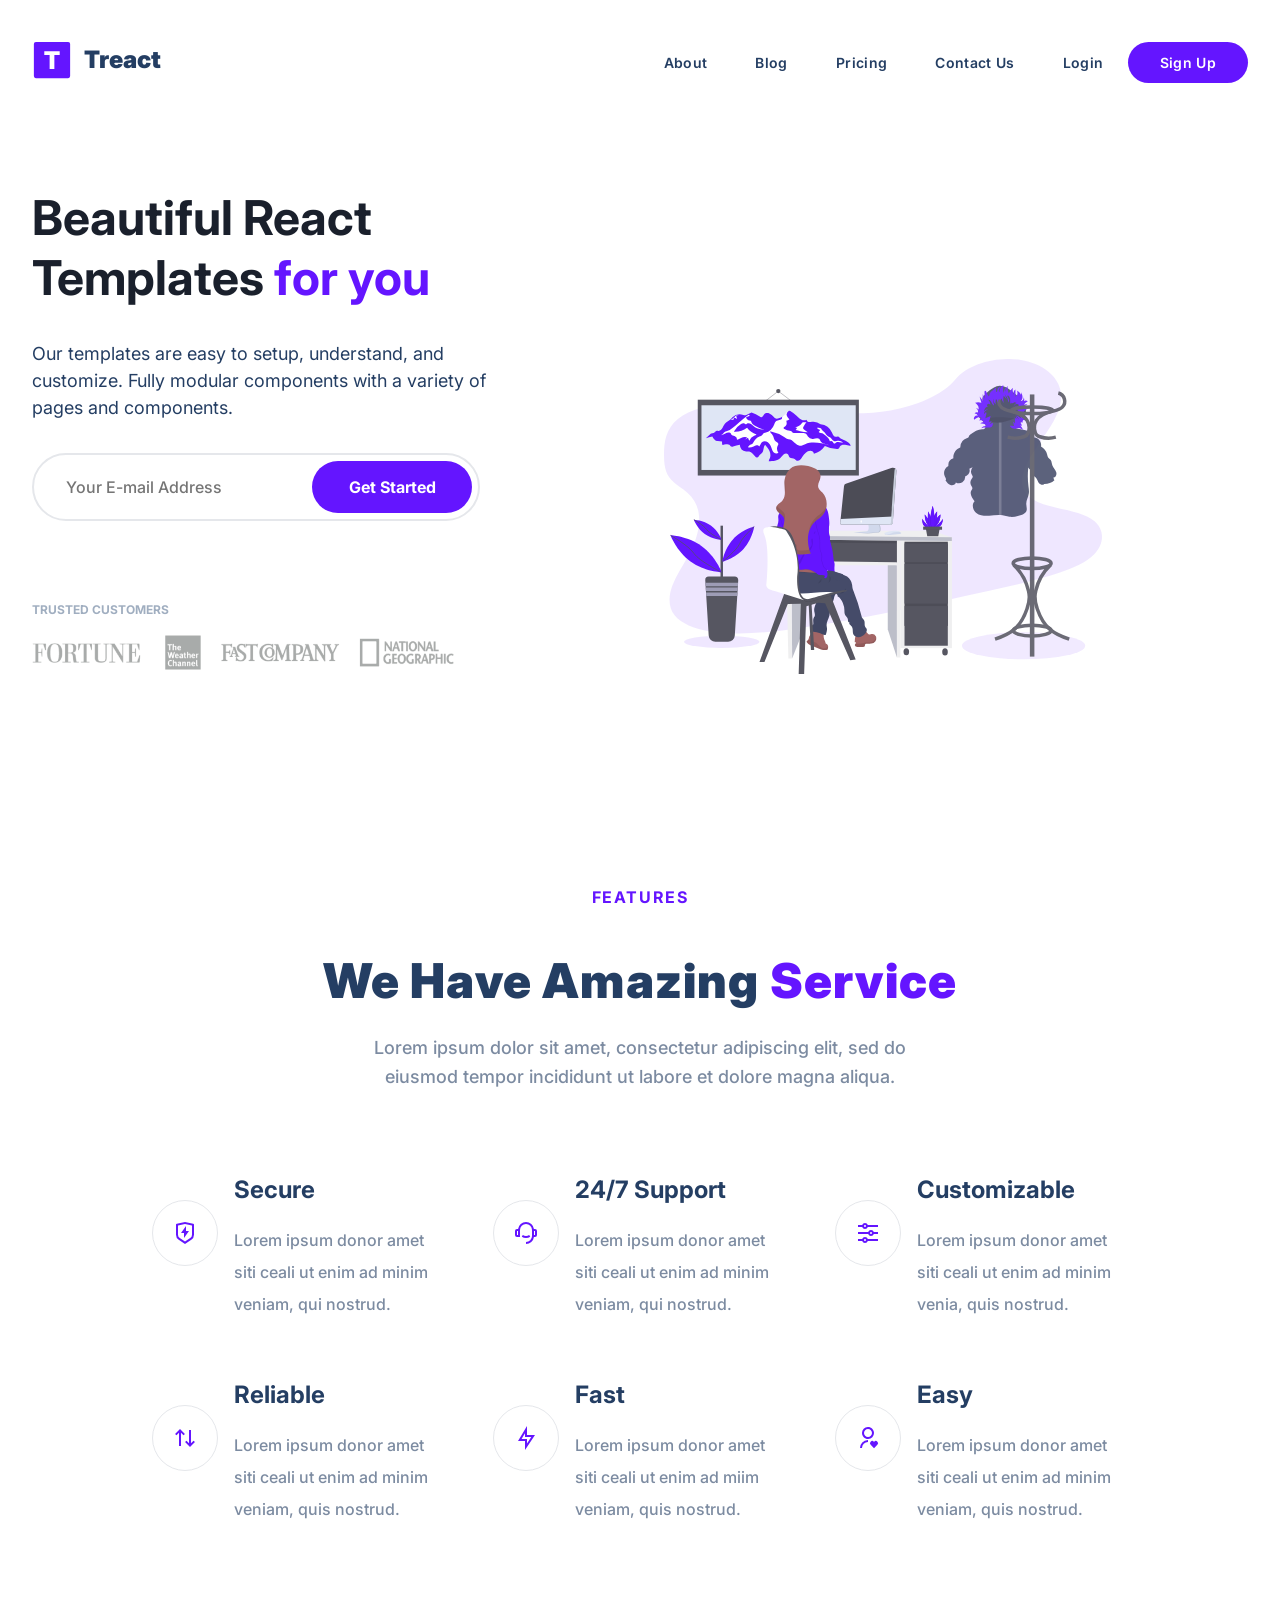
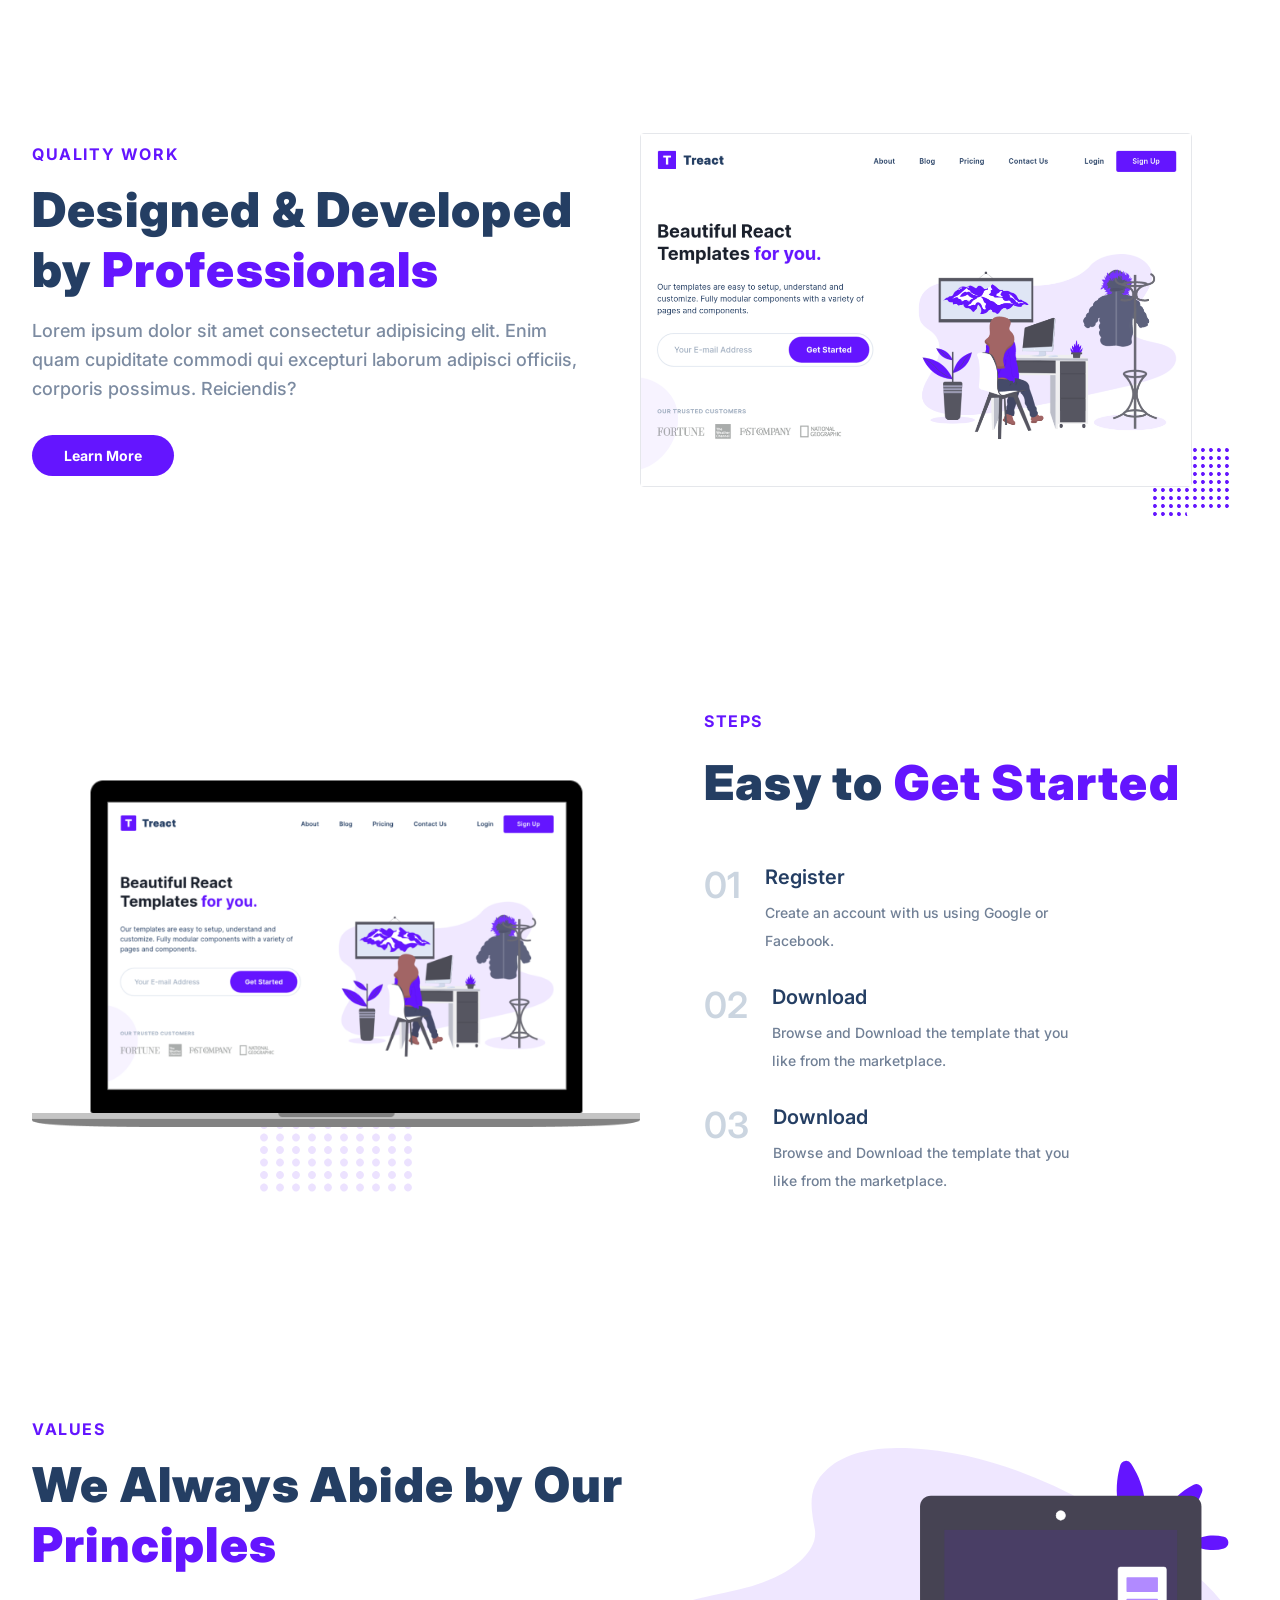
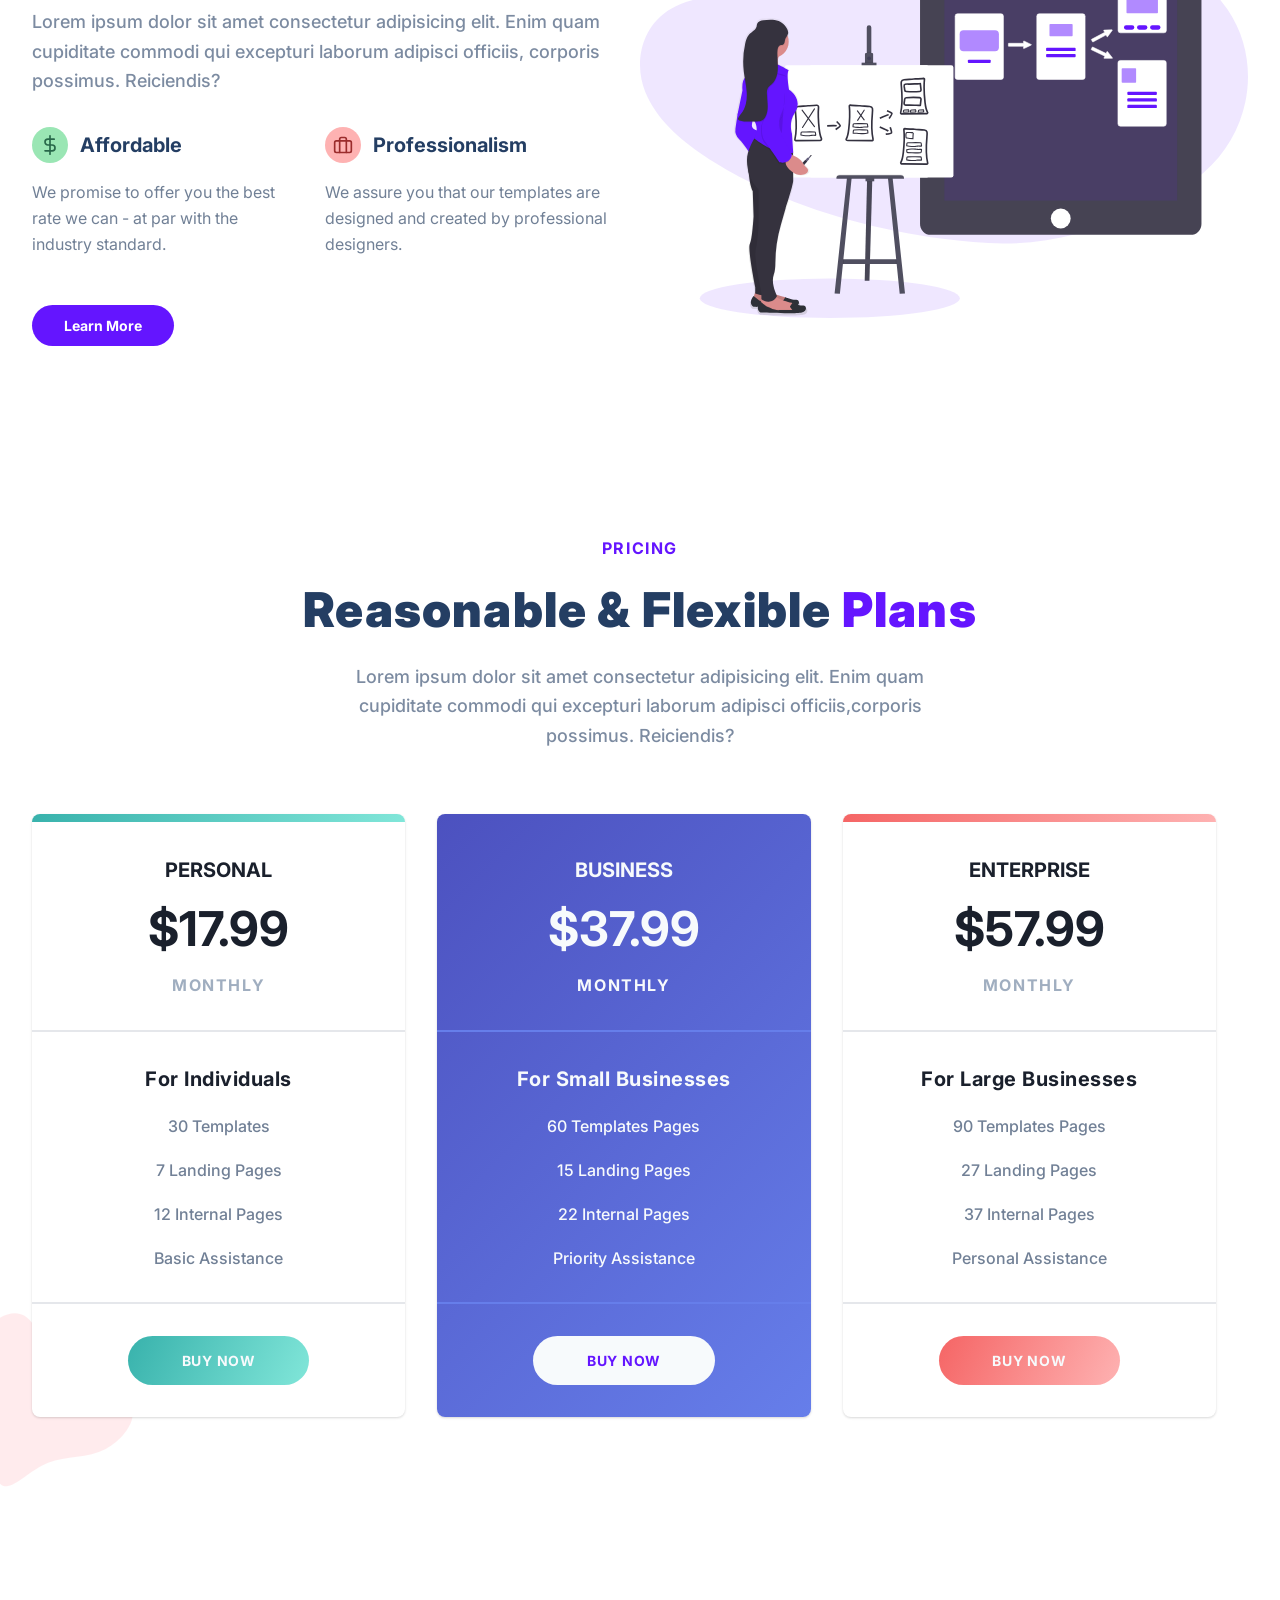
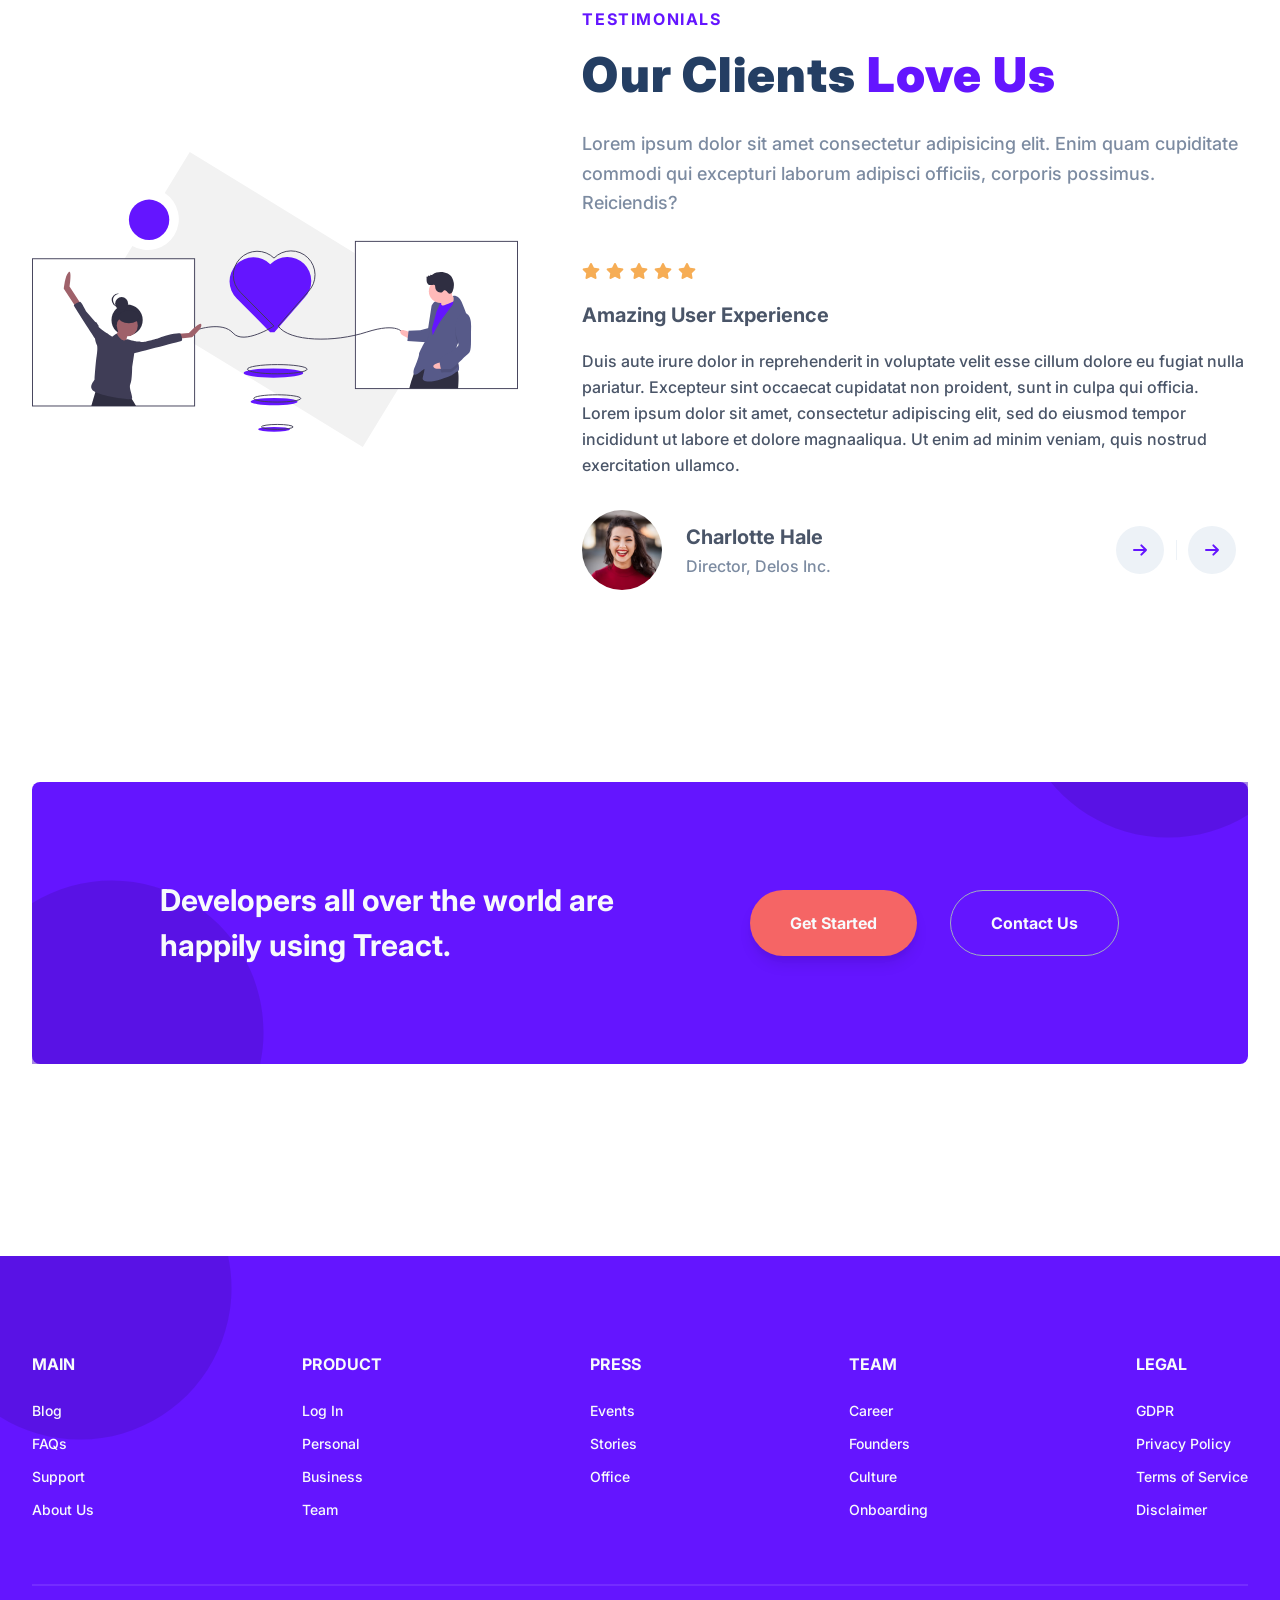
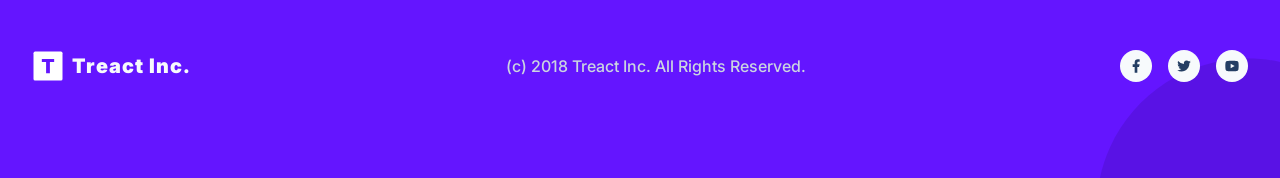
<file: index.html>
<!--
  Name: Janet Dungan
  Date: October 27, 2026
  File: index.html
  Project: Treact Website Clone
  Purpose: Build the main webpage structure using HTML
-->

<!DOCTYPE html>
<html lang="en">

<head>
    <meta charset="UTF-8">
    <meta http-equiv="X-UA-Compatible" content="IE=edge">
    <meta name="viewport" content="width=device-width, initial-scale=1.0">
    <title>Treact Website - Document</title>
    <link rel="stylesheet" href="style.css">
    <link rel="stylesheet" href="https://pro.fontawesome.com/releases/v5.10.0/css/all.css"
        integrity="sha384-AYmEC3Yw5cVb3ZcuHtOA93w35dYTsvhLPVnYs9eStHfGJvOvKxVfELGroGkvsg+p" crossorigin="anonymous" />
    <script src="script.js"></script>
</head>

<body><!-- BODY BEGINNING-->
    <section id="landing"> <!-- LANDING PAGE-->
        <nav>
            <div class="row nav__row">
                <div class="nav__logo">
                  <!-- Nav Logo here  -->
                  <img src="./assets/logo.2c489fc453a1783cbadacf914efa3df6.svg" alt="LOGO"
                    class="nav__logo--img"/>
                <div class="nav__logo--title">
                  Treact
                </div>
                </div>
                <!-- Enter Nav Links here  -->
                 <div class="nav__links">
                  <a href="#" class="nav__link">About</a>
                  <a href="#" class="nav__link">Blog</a>
                  <a href="#" class="nav__link">Pricing</a>
                  <a href="#" class="nav__link">Contact Us</a>
                  <a href="#" class="nav__link" login>Login</a>
                  <a href="#" class="nav__link nav__link--primary">Sign Up</a>
                 </div>
                <button class="btn__menu" onclick="openMenu()">
                    <svg xmlns="http://www.w3.org/2000/svg" width="24" height="24" viewBox="0 0 24 24" fill="none"
                        stroke="currentColor" stroke-width="2" stroke-linecap="round" stroke-linejoin="round"
                        class="btn__menu--svg">
                        <line x1="3" y1="12" x2="21" y2="12"></line>
                        <line x1="3" y1="6" x2="21" y2="6"></line>
                        <line x1="3" y1="18" x2="21" y2="18"></line>
                    </svg>
                </button>
            </div>
        </nav>
        <div class="modal">
            <button class="btn__menu btn__menu--close" onclick="closeMenu()">
                <svg xmlns="http://www.w3.org/2000/svg" width="24" height="24" viewBox="0 0 24 24" fill="none"
                    stroke="currentColor" stroke-width="2" stroke-linecap="round" stroke-linejoin="round"
                    class="light___StyledCloseIcon-lj69nl-14 fASujC">
                    <line x1="18" y1="6" x2="6" y2="18"></line>
                    <line x1="6" y1="6" x2="18" y2="18"></line>
                </svg>
            </button>
            <div class="modal__links">
                <a class="modal__link">About</a>
                <a class="modal__link">Blog</a>
                <a class="modal__link">Pricing</a>
                <a class="modal__link">Contact Us</a>
                <a class="modal__link">Login</a>
                <a class="modal__link modal__link--primary">Sign Up</a>
            </div>
        </div>
 <!-- Enter Header / About Us Section  -->
        <header>
            <div class="container">
                <div class="row">
                  <div class="header__description">
                    <h1>
                     Beautiful React Templates <span class="purple">for you</span> 
                    </h1>
                    <p class="header__description--para">
                      Our templates are easy to setup, understand, and customize. Fully modular components with a variety of pages and components.
                    </p>
                    <div class="header__email">
                      <input type="text" class="header__email--input" placeholder="Your E-mail Address">
                      <button class="header__email--btn">Get Started</button>
                    </div>
                    <p class="header__customers--title">
                      TRUSTED CUSTOMERS
                    </p>
                    <img src="./assets/customers-logo-strip.680ac7c2e8ae28161d2c.png" alt="" class="header__customers">
                </div>
                <figure class="header__img--wrapper">
                  <img src="./assets/design-illustration-2.6da6a00b20c07c4a9b65d1870679e1b8.svg" alt="" class="header__img">

                </figure>
              </div>
            </div>
        </header>
    </section>
    <main>
<!--  Enter Features Section  -->
        <section id="features">
            <div class="container"> <!-- beginning of container-->
                <div class="row__narrow">
                     <h4 class="section__tag"><span class="purple">
                    FEATURES </span></h4>
                     <h2 class="section__title">
                      We Have Amazing 
                      <span class="purple">Service</span>
                     </h2>
                    <div class="section__para">
              Lorem ipsum dolor sit amet, consectetur adipiscing elit, sed do
              eiusmod tempor incididunt ut labore et dolore magna aliqua.
            </div>
                </div>
            <!--Beginning of 6 mini sections-->
            <div class="features"><!-- beginning of features -->
              <div class="feature">
                <div class="feature__row">
                  <figure class="feature__img--wrapper">
                    <img src="./assets/shield-icon.daefe14b320b14fbd9cbd18908ac93ec.svg" class="feature__img"></figure>
                    <div class="feature__text">
                      <h2 class="feature__title">Secure</h2>
                        <p class="feature__para">
                           Lorem ipsum donor amet siti ceali ut enim ad minim veniam, qui nostrud.
                        </p>
                    </div>
                </div>
              </div>
              <div class="feature">
                <div class="feature__row">
                  <figure class="feature__img--wrapper">
                    <img src="./assets/support-icon.f9253ffa8cb6ffde5bbaa05eb5136375.svg" class="feature__img"></figure>
                    <div class="feature__text">
                      <h2 class="feature__title">24/7 Support</h2>
                        <p class="feature__para">
                           Lorem ipsum donor amet siti ceali ut enim ad minim veniam, qui nostrud.
                        </p>
                    </div>
                </div>
              </div>
              <div class="feature">
                <div class="feature__row">
                  <figure class="feature__img--wrapper">
                    <img src="./assets/customize-icon.367468c90fd796009b97fbfba67b2c6a.svg" class="feature__img">
                  </figure>
                  <div class="feature__text">
                    <h2 class="feature__title">Customizable</h2>
                    <p class="feature__para">
                      Lorem ipsum donor amet siti ceali ut enim ad minim venia, quis nostrud.
                    </p>
                  </div>
                </div>
              </div>
              <div class="feature">
                <div class="feature__row">
                  <figure class="feature__img--wrapper">
                    <img src="./assets/reliable-icon.1367510a8f0a1bec76dc425d25f92f43.svg" class="feature__img">
                  </figure>
                  <div class="feature__text">
                    <h2 class="feature__title">Reliable</h2>
                    <p class="feature__para">
                      Lorem ipsum donor amet siti ceali ut enim ad minim veniam, quis nostrud.
                    </p>
                  </div>
                </div>
              </div>
              <div class="feature">
                <div class="feature__row">
                  <figure class="feature__img--wrapper">
                    <img src="./assets/fast-icon.dbb971a73d4805d2fc3bcdacdb55beba.svg" class="feature__img">
                  </figure>
                  <div class="feature__text">
                    <h2 class="feature__title">Fast</h2>
                    <p class="feature__para">
                      Lorem ipsum donor amet siti ceali ut enim ad miim veniam, quis nostrud.
                    </p>
                  </div>
                </div>
              </div>
              <div class="feature">
                <div class="feature__row">
                  <figure class="feature__img--wrapper">
                    <img src="./assets/simple-icon.673b7e1750b2a4ef32907fc164828d00.svg" class="feature__img">
                  </figure>
                  <div class="feature__text">
                    <h2 class="feature__title">Easy</h2>
                    <p class="feature__para">
                    Lorem ipsum donor amet siti ceali ut enim ad minim veniam, quis nostrud.
                    </p>
                  </div>
                </div>
              </div>
            </div> 
            </div> <!-- end of features -->
        </section>

         <!-- Enter Quality Work Section  -->
        <!--  50/50% width for both column sections, same .row data  -->
        <section id="quality">
            <div class="container">
                <div class="row">
                  <div class="quality__description">
                    <div class="section__tag">QUALITY WORK</div>
                    <H2 CLASS="section__title">
                      Designed & Developed by 
                      <span class="purple">Professionals</span>
                    </H2>
                    <p class="section__para">
                      Lorem ipsum dolor sit amet consectetur adipisicing elit. Enim quam cupiditate commodi qui excepturi laborum adipisci officiis,  corporis possimus. Reiciendis?
                    </p>
                    <button class="btn">Learn More</button>
                  </div>
                  <figure class="quality__img--wrapper">
                    <img src="./assets/hero-screenshot-1.40a097b525c2f8c9808e.png" class="quality__img">
                    <svg viewBox="0 0 1280 1280" class="quality__grid">
                      <path d="M55 33.5C44.5 37 35 47.6 32.8 58.3c-4.3 20.6 16.3 41.2 36.9 36.9 15.5-3.2 27.5-19 26-33.9-1.1-10.5-9-21.3-19-26.2-6.1-2.9-15.5-3.6-21.7-1.6zM183 33.5c-15.1 5-25.3 21.6-22.2 36.2 2.5 11.9 13.6 23 25.4 25.5 19.4 4.1 39.5-14.2 37.5-33.9-1.1-10.5-9-21.3-19-26.2-6.1-2.9-15.5-3.6-21.7-1.6zM311 33.5c-10.5 3.5-20 14.1-22.2 24.8-4.3 20.6 16.3 41.2 36.9 36.9 15.5-3.2 27.5-19 26-33.9-1.1-10.5-9-21.3-19-26.2-6.1-2.9-15.5-3.6-21.7-1.6zM439 33.5c-10.5 3.5-20 14.1-22.2 24.8-4.3 20.6 16.3 41.2 36.9 36.9 15.5-3.2 27.5-19 26-33.9-1.1-10.5-9-21.3-19-26.2-6.1-2.9-15.5-3.6-21.7-1.6zM567 33.5c-10.5 3.5-20 14.1-22.2 24.8-4.3 20.6 16.3 41.2 36.9 36.9 15.5-3.2 27.5-19 26-33.9-1.1-10.5-9-21.3-19-26.2-6.1-2.9-15.5-3.6-21.7-1.6zM695 33.5c-10.5 3.5-20 14.1-22.2 24.8-4.3 20.6 16.3 41.2 36.9 36.9 15.5-3.2 27.5-19 26-33.9-1.1-10.5-9-21.3-19-26.2-6.1-2.9-15.5-3.6-21.7-1.6zM823 33.5c-10.5 3.5-20 14.1-22.2 24.8-4.3 20.6 16.3 41.2 36.9 36.9 15.5-3.2 27.5-19 26-33.9-1.1-10.5-9-21.3-19-26.2-6.1-2.9-15.5-3.6-21.7-1.6zM951 33.5c-10.5 3.5-20 14.1-22.2 24.8-4.3 20.6 16.3 41.2 36.9 36.9 15.5-3.2 27.5-19 26-33.9-1.1-10.5-9-21.3-19-26.2-6.1-2.9-15.5-3.6-21.7-1.6zM1079 33.5c-10.5 3.5-20 14.1-22.2 24.8-2.5 11.7 3.2 24.4 14.2 31.9 10.7 7.4 22.9 7.5 33.7.3 17.7-11.8 20.1-33.8 5.3-48.5-8.5-8.6-20.7-11.9-31-8.5zM1207 33.5c-10.5 3.5-20 14.1-22.2 24.8-2.5 11.7 3.2 24.4 14.2 31.9 10.7 7.4 22.9 7.5 33.7.3 17.7-11.8 20.1-33.8 5.3-48.5-8.5-8.6-20.7-11.9-31-8.5zM55 161.5c-10.5 3.5-20 14.1-22.2 24.8-4.3 20.6 16.3 41.2 36.9 36.9 15.5-3.2 27.5-19 26-33.9-1.1-10.5-9-21.3-19-26.2-6.1-2.9-15.5-3.6-21.7-1.6zM183 161.5c-15.1 5-25.3 21.6-22.2 36.2 2.5 11.9 13.6 23 25.4 25.5 19.4 4.1 39.5-14.2 37.5-33.9-1.1-10.5-9-21.3-19-26.2-6.1-2.9-15.5-3.6-21.7-1.6zM311 161.5c-10.5 3.5-20 14.1-22.2 24.8-4.3 20.6 16.3 41.2 36.9 36.9 15.5-3.2 27.5-19 26-33.9-1.1-10.5-9-21.3-19-26.2-6.1-2.9-15.5-3.6-21.7-1.6zM439 161.5c-10.5 3.5-20 14.1-22.2 24.8-4.3 20.6 16.3 41.2 36.9 36.9 15.5-3.2 27.5-19 26-33.9-1.1-10.5-9-21.3-19-26.2-6.1-2.9-15.5-3.6-21.7-1.6zM567 161.5c-10.5 3.5-20 14.1-22.2 24.8-4.3 20.6 16.3 41.2 36.9 36.9 15.5-3.2 27.5-19 26-33.9-1.1-10.5-9-21.3-19-26.2-6.1-2.9-15.5-3.6-21.7-1.6zM695 161.5c-10.5 3.5-20 14.1-22.2 24.8-4.3 20.6 16.3 41.2 36.9 36.9 15.5-3.2 27.5-19 26-33.9-1.1-10.5-9-21.3-19-26.2-6.1-2.9-15.5-3.6-21.7-1.6zM823 161.5c-10.5 3.5-20 14.1-22.2 24.8-4.3 20.6 16.3 41.2 36.9 36.9 15.5-3.2 27.5-19 26-33.9-1.1-10.5-9-21.3-19-26.2-6.1-2.9-15.5-3.6-21.7-1.6zM951 161.5c-10.5 3.5-20 14.1-22.2 24.8-4.3 20.6 16.3 41.2 36.9 36.9 15.5-3.2 27.5-19 26-33.9-1.1-10.5-9-21.3-19-26.2-6.1-2.9-15.5-3.6-21.7-1.6zM1079 161.5c-10.5 3.5-20 14.1-22.2 24.8-2.5 11.7 3.2 24.4 14.2 31.9 10.7 7.4 22.9 7.5 33.7.3 17.7-11.8 20.1-33.8 5.3-48.5-8.5-8.6-20.7-11.9-31-8.5zM1207 161.5c-10.5 3.5-20 14.1-22.2 24.8-2.5 11.7 3.2 24.4 14.2 31.9 10.7 7.4 22.9 7.5 33.7.3 17.7-11.8 20.1-33.8 5.3-48.5-8.5-8.6-20.7-11.9-31-8.5zM55 289.5c-10.5 3.5-20 14.1-22.2 24.8-4.3 20.6 16.3 41.2 36.9 36.9 15.5-3.2 27.5-19 26-33.9-1.1-10.5-9-21.3-19-26.2-6.1-2.9-15.5-3.6-21.7-1.6zM183 289.5c-10.5 3.5-20 14.1-22.2 24.8-4.3 20.6 16.3 41.2 36.9 36.9 15.5-3.2 27.5-19 26-33.9-1.1-10.5-9-21.3-19-26.2-6.1-2.9-15.5-3.6-21.7-1.6zM311 289.5c-10.5 3.5-20 14.1-22.2 24.8-4.3 20.6 16.3 41.2 36.9 36.9 15.5-3.2 27.5-19 26-33.9-1.1-10.5-9-21.3-19-26.2-6.1-2.9-15.5-3.6-21.7-1.6zM439 289.5c-10.5 3.5-20 14.1-22.2 24.8-4.3 20.6 16.3 41.2 36.9 36.9 15.5-3.2 27.5-19 26-33.9-1.1-10.5-9-21.3-19-26.2-6.1-2.9-15.5-3.6-21.7-1.6zM567 289.5c-10.5 3.5-20 14.1-22.2 24.8-4.3 20.6 16.3 41.2 36.9 36.9 15.5-3.2 27.5-19 26-33.9-1.1-10.5-9-21.3-19-26.2-6.1-2.9-15.5-3.6-21.7-1.6zM695 289.5c-10.5 3.5-20 14.1-22.2 24.8-4.3 20.6 16.3 41.2 36.9 36.9 15.5-3.2 27.5-19 26-33.9-1.1-10.5-9-21.3-19-26.2-6.1-2.9-15.5-3.6-21.7-1.6zM823 289.5c-10.5 3.5-20 14.1-22.2 24.8-4.3 20.6 16.3 41.2 36.9 36.9 15.5-3.2 27.5-19 26-33.9-1.1-10.5-9-21.3-19-26.2-6.1-2.9-15.5-3.6-21.7-1.6zM951 289.5c-10.5 3.5-20 14.1-22.2 24.8-4.3 20.6 16.3 41.2 36.9 36.9 15.5-3.2 27.5-19 26-33.9-1.1-10.5-9-21.3-19-26.2-6.1-2.9-15.5-3.6-21.7-1.6zM1079 289.5c-10.5 3.5-20 14.1-22.2 24.8-4.3 20.6 16.3 41.2 36.9 36.9 15.5-3.2 27.5-19 26-33.9-1.1-10.5-9-21.3-19-26.2-6.1-2.9-15.5-3.6-21.7-1.6zM1207 289.5c-10.5 3.5-20 14.1-22.2 24.8-4.3 20.6 16.3 41.2 36.9 36.9 15.5-3.2 27.5-19 26-33.9-1.1-10.5-9-21.3-19-26.2-6.1-2.9-15.5-3.6-21.7-1.6zM55 417.5c-10.5 3.5-20 14.1-22.2 24.8-4.3 20.6 16.3 41.2 36.9 36.9 15.5-3.2 27.5-19 26-33.9-1.1-10.5-9-21.3-19-26.2-6.1-2.9-15.5-3.6-21.7-1.6zM183 417.5c-10.5 3.5-20 14.1-22.2 24.8-4.3 20.6 16.3 41.2 36.9 36.9 15.5-3.2 27.5-19 26-33.9-1.1-10.5-9-21.3-19-26.2-6.1-2.9-15.5-3.6-21.7-1.6zM311 417.5c-10.5 3.5-20 14.1-22.2 24.8-4.3 20.6 16.3 41.2 36.9 36.9 15.5-3.2 27.5-19 26-33.9-1.1-10.5-9-21.3-19-26.2-6.1-2.9-15.5-3.6-21.7-1.6zM439 417.5c-10.5 3.5-20 14.1-22.2 24.8-4.3 20.6 16.3 41.2 36.9 36.9 15.5-3.2 27.5-19 26-33.9-1.1-10.5-9-21.3-19-26.2-6.1-2.9-15.5-3.6-21.7-1.6zM567 417.5c-10.5 3.5-20 14.1-22.2 24.8-4.3 20.6 16.3 41.2 36.9 36.9 15.5-3.2 27.5-19 26-33.9-1.1-10.5-9-21.3-19-26.2-6.1-2.9-15.5-3.6-21.7-1.6zM695 417.5c-10.5 3.5-20 14.1-22.2 24.8-4.3 20.6 16.3 41.2 36.9 36.9 15.5-3.2 27.5-19 26-33.9-1.1-10.5-9-21.3-19-26.2-6.1-2.9-15.5-3.6-21.7-1.6zM823 417.5c-10.5 3.5-20 14.1-22.2 24.8-4.3 20.6 16.3 41.2 36.9 36.9 15.5-3.2 27.5-19 26-33.9-1.1-10.5-9-21.3-19-26.2-6.1-2.9-15.5-3.6-21.7-1.6zM951 417.5c-10.5 3.5-20 14.1-22.2 24.8-4.3 20.6 16.3 41.2 36.9 36.9 15.5-3.2 27.5-19 26-33.9-1.1-10.5-9-21.3-19-26.2-6.1-2.9-15.5-3.6-21.7-1.6zM1079 417.5c-10.5 3.5-20 14.1-22.2 24.8-4.3 20.6 16.3 41.2 36.9 36.9 15.5-3.2 27.5-19 26-33.9-1.1-10.5-9-21.3-19-26.2-6.1-2.9-15.5-3.6-21.7-1.6zM1207 417.5c-10.5 3.5-20 14.1-22.2 24.8-4.3 20.6 16.3 41.2 36.9 36.9 15.5-3.2 27.5-19 26-33.9-1.1-10.5-9-21.3-19-26.2-6.1-2.9-15.5-3.6-21.7-1.6zM55 545.5c-10.5 3.5-20 14.1-22.2 24.8-4.3 20.6 16.3 41.2 36.9 36.9 15.5-3.2 27.5-19 26-33.9-1.1-10.5-9-21.3-19-26.2-6.1-2.9-15.5-3.6-21.7-1.6zM183 545.5c-10.5 3.5-20 14.1-22.2 24.8-4.3 20.6 16.3 41.2 36.9 36.9 15.5-3.2 27.5-19 26-33.9-1.1-10.5-9-21.3-19-26.2-6.1-2.9-15.5-3.6-21.7-1.6zM311 545.5c-10.5 3.5-20 14.1-22.2 24.8-4.3 20.6 16.3 41.2 36.9 36.9 15.5-3.2 27.5-19 26-33.9-1.1-10.5-9-21.3-19-26.2-6.1-2.9-15.5-3.6-21.7-1.6zM439 545.5c-10.5 3.5-20 14.1-22.2 24.8-4.3 20.6 16.3 41.2 36.9 36.9 15.5-3.2 27.5-19 26-33.9-1.1-10.5-9-21.3-19-26.2-6.1-2.9-15.5-3.6-21.7-1.6zM567 545.5c-10.5 3.5-20 14.1-22.2 24.8-4.3 20.6 16.3 41.2 36.9 36.9 15.5-3.2 27.5-19 26-33.9-1.1-10.5-9-21.3-19-26.2-6.1-2.9-15.5-3.6-21.7-1.6zM695 545.5c-10.5 3.5-20 14.1-22.2 24.8-4.3 20.6 16.3 41.2 36.9 36.9 15.5-3.2 27.5-19 26-33.9-1.1-10.5-9-21.3-19-26.2-6.1-2.9-15.5-3.6-21.7-1.6zM823 545.5c-10.5 3.5-20 14.1-22.2 24.8-4.3 20.6 16.3 41.2 36.9 36.9 15.5-3.2 27.5-19 26-33.9-1.1-10.5-9-21.3-19-26.2-6.1-2.9-15.5-3.6-21.7-1.6zM951 545.5c-10.5 3.5-20 14.1-22.2 24.8-4.3 20.6 16.3 41.2 36.9 36.9 15.5-3.2 27.5-19 26-33.9-1.1-10.5-9-21.3-19-26.2-6.1-2.9-15.5-3.6-21.7-1.6zM1079 545.5c-10.5 3.5-20 14.1-22.2 24.8-4.3 20.6 16.3 41.2 36.9 36.9 15.5-3.2 27.5-19 26-33.9-1.1-10.5-9-21.3-19-26.2-6.1-2.9-15.5-3.6-21.7-1.6zM1207 545.5c-10.5 3.5-20 14.1-22.2 24.8-4.3 20.6 16.3 41.2 36.9 36.9 15.5-3.2 27.5-19 26-33.9-1.1-10.5-9-21.3-19-26.2-6.1-2.9-15.5-3.6-21.7-1.6zM55 673.5c-10.5 3.5-20 14.1-22.2 24.8-4.3 20.6 16.3 41.2 36.9 36.9 15.5-3.2 27.5-19 26-33.9-1.1-10.5-9-21.3-19-26.2-6.1-2.9-15.5-3.6-21.7-1.6zM183 673.5c-10.5 3.5-20 14.1-22.2 24.8-4.3 20.6 16.3 41.2 36.9 36.9 15.5-3.2 27.5-19 26-33.9-1.1-10.5-9-21.3-19-26.2-6.1-2.9-15.5-3.6-21.7-1.6zM311 673.5c-10.5 3.5-20 14.1-22.2 24.8-4.3 20.6 16.3 41.2 36.9 36.9 15.5-3.2 27.5-19 26-33.9-1.1-10.5-9-21.3-19-26.2-6.1-2.9-15.5-3.6-21.7-1.6zM439 673.5c-10.5 3.5-20 14.1-22.2 24.8-4.3 20.6 16.3 41.2 36.9 36.9 15.5-3.2 27.5-19 26-33.9-1.1-10.5-9-21.3-19-26.2-6.1-2.9-15.5-3.6-21.7-1.6zM567 673.5c-10.5 3.5-20 14.1-22.2 24.8-4.3 20.6 16.3 41.2 36.9 36.9 15.5-3.2 27.5-19 26-33.9-1.1-10.5-9-21.3-19-26.2-6.1-2.9-15.5-3.6-21.7-1.6zM695 673.5c-10.5 3.5-20 14.1-22.2 24.8-4.3 20.6 16.3 41.2 36.9 36.9 15.5-3.2 27.5-19 26-33.9-1.1-10.5-9-21.3-19-26.2-6.1-2.9-15.5-3.6-21.7-1.6zM823 673.5c-10.5 3.5-20 14.1-22.2 24.8-4.3 20.6 16.3 41.2 36.9 36.9 15.5-3.2 27.5-19 26-33.9-1.1-10.5-9-21.3-19-26.2-6.1-2.9-15.5-3.6-21.7-1.6zM951 673.5c-10.5 3.5-20 14.1-22.2 24.8-4.3 20.6 16.3 41.2 36.9 36.9 15.5-3.2 27.5-19 26-33.9-1.1-10.5-9-21.3-19-26.2-6.1-2.9-15.5-3.6-21.7-1.6zM1079 673.5c-10.5 3.5-20 14.1-22.2 24.8-4.3 20.6 16.3 41.2 36.9 36.9 15.5-3.2 27.5-19 26-33.9-1.1-10.5-9-21.3-19-26.2-6.1-2.9-15.5-3.6-21.7-1.6zM1207 673.5c-10.5 3.5-20 14.1-22.2 24.8-4.3 20.6 16.3 41.2 36.9 36.9 15.5-3.2 27.5-19 26-33.9-1.1-10.5-9-21.3-19-26.2-6.1-2.9-15.5-3.6-21.7-1.6zM55 801.5c-10.5 3.5-20 14.1-22.2 24.8-4.3 20.6 16.3 41.2 36.9 36.9 15.5-3.2 27.5-19 26-33.9-1.1-10.5-9-21.3-19-26.2-6.1-2.9-15.5-3.6-21.7-1.6zM183 801.5c-10.5 3.5-20 14.1-22.2 24.8-4.3 20.6 16.3 41.2 36.9 36.9 15.5-3.2 27.5-19 26-33.9-1.1-10.5-9-21.3-19-26.2-6.1-2.9-15.5-3.6-21.7-1.6zM311 801.5c-10.5 3.5-20 14.1-22.2 24.8-2.5 11.7 3.2 24.4 14.2 31.9 10.7 7.4 22.9 7.5 33.7.3 17.7-11.8 20.1-33.8 5.3-48.5-8.5-8.6-20.7-11.9-31-8.5zM439 801.5c-10.5 3.5-20 14.1-22.2 24.8-2.5 11.7 3.2 24.4 14.2 31.9 10.7 7.4 22.9 7.5 33.7.3 17.7-11.8 20.1-33.8 5.3-48.5-8.5-8.6-20.7-11.9-31-8.5zM567 801.5c-15.1 5-25.3 21.6-22.2 36.2 2.5 11.9 13.6 23 25.5 25.5 19.3 4.1 39.4-14.2 37.4-33.9-1.1-10.5-9-21.3-19-26.2-6.1-2.9-15.5-3.6-21.7-1.6zM695 801.5c-15.1 5-25.3 21.6-22.2 36.2 2.5 11.9 13.6 23 25.5 25.5 19.3 4.1 39.4-14.2 37.4-33.9-1.1-10.5-9-21.3-19-26.2-6.1-2.9-15.5-3.6-21.7-1.6zM823 801.5c-15.1 5-25.3 21.6-22.2 36.2 2.5 11.9 13.6 23 25.5 25.5 19.3 4.1 39.4-14.2 37.4-33.9-1.1-10.5-9-21.3-19-26.2-6.1-2.9-15.5-3.6-21.7-1.6zM951 801.5c-15.1 5-25.3 21.6-22.2 36.2 2.5 11.9 13.6 23 25.5 25.5 19.3 4.1 39.4-14.2 37.4-33.9-1.1-10.5-9-21.3-19-26.2-6.1-2.9-15.5-3.6-21.7-1.6zM1079 801.5c-10.5 3.5-20 14.1-22.2 24.8-4.3 20.6 16.3 41.2 36.9 36.9 15.5-3.2 27.5-19 26-33.9-1.1-10.5-9-21.3-19-26.2-6.1-2.9-15.5-3.6-21.7-1.6zM1207 801.5c-10.5 3.5-20 14.1-22.2 24.8-4.3 20.6 16.3 41.2 36.9 36.9 15.5-3.2 27.5-19 26-33.9-1.1-10.5-9-21.3-19-26.2-6.1-2.9-15.5-3.6-21.7-1.6zM55 929.5c-10.5 3.5-20 14.1-22.2 24.8-4.3 20.6 16.3 41.2 36.9 36.9 15.5-3.2 27.5-19 26-33.9-1.1-10.5-9-21.3-19-26.2-6.1-2.9-15.5-3.6-21.7-1.6zM183 929.5c-10.5 3.5-20 14.1-22.2 24.8-4.3 20.6 16.3 41.2 36.9 36.9 15.5-3.2 27.5-19 26-33.9-1.1-10.5-9-21.3-19-26.2-6.1-2.9-15.5-3.6-21.7-1.6zM311 929.5c-10.5 3.5-20 14.1-22.2 24.8-2.5 11.7 3.2 24.4 14.2 31.9 10.7 7.4 22.9 7.5 33.7.3 17.7-11.8 20.1-33.8 5.3-48.5-8.5-8.6-20.7-11.9-31-8.5zM439 929.5c-10.5 3.5-20 14.1-22.2 24.8-2.5 11.7 3.2 24.4 14.2 31.9 10.7 7.4 22.9 7.5 33.7.3 17.7-11.8 20.1-33.8 5.3-48.5-8.5-8.6-20.7-11.9-31-8.5zM567 929.5c-15.1 5-25.3 21.6-22.2 36.2 2.5 11.9 13.6 23 25.5 25.5 19.3 4.1 39.4-14.2 37.4-33.9-1.1-10.5-9-21.3-19-26.2-6.1-2.9-15.5-3.6-21.7-1.6zM695 929.5c-15.1 5-25.3 21.6-22.2 36.2 2.5 11.9 13.6 23 25.5 25.5 19.3 4.1 39.4-14.2 37.4-33.9-1.1-10.5-9-21.3-19-26.2-6.1-2.9-15.5-3.6-21.7-1.6zM823 929.5c-15.1 5-25.3 21.6-22.2 36.2 2.5 11.9 13.6 23 25.5 25.5 19.3 4.1 39.4-14.2 37.4-33.9-1.1-10.5-9-21.3-19-26.2-6.1-2.9-15.5-3.6-21.7-1.6zM951 929.5c-15.1 5-25.3 21.6-22.2 36.2 2.5 11.9 13.6 23 25.5 25.5 19.3 4.1 39.4-14.2 37.4-33.9-1.1-10.5-9-21.3-19-26.2-6.1-2.9-15.5-3.6-21.7-1.6zM1079 929.5c-10.5 3.5-20 14.1-22.2 24.8-4.3 20.6 16.3 41.2 36.9 36.9 15.5-3.2 27.5-19 26-33.9-1.1-10.5-9-21.3-19-26.2-6.1-2.9-15.5-3.6-21.7-1.6zM1207 929.5c-10.5 3.5-20 14.1-22.2 24.8-4.3 20.6 16.3 41.2 36.9 36.9 15.5-3.2 27.5-19 26-33.9-1.1-10.5-9-21.3-19-26.2-6.1-2.9-15.5-3.6-21.7-1.6zM55 1057.5c-10.5 3.5-20 14.1-22.2 24.8-4.3 20.6 16.3 41.2 36.9 36.9 15.5-3.2 27.5-19 26-33.9-1.1-10.5-9-21.3-19-26.2-6.1-2.9-15.5-3.6-21.7-1.6zM183 1057.5c-10.5 3.5-20 14.1-22.2 24.8-4.3 20.6 16.3 41.2 36.9 36.9 15.5-3.2 27.5-19 26-33.9-1.1-10.5-9-21.3-19-26.2-6.1-2.9-15.5-3.6-21.7-1.6zM311 1057.5c-10.5 3.5-20 14.1-22.2 24.8-2.5 11.7 3.2 24.4 14.2 31.9 10.7 7.4 22.9 7.5 33.7.3 17.7-11.8 20.1-33.8 5.3-48.5-8.5-8.6-20.7-11.9-31-8.5zM439 1057.5c-10.5 3.5-20 14.1-22.2 24.8-2.5 11.7 3.2 24.4 14.2 31.9 10.7 7.4 22.9 7.5 33.7.3 17.7-11.8 20.1-33.8 5.3-48.5-8.5-8.6-20.7-11.9-31-8.5zM567 1057.5c-10.5 3.5-20 14.1-22.2 24.8-4.3 20.6 16.3 41.2 36.9 36.9 15.5-3.2 27.5-19"></path>
                    </svg>
                  </figure>
                </div>
            </div>
        </section>
<!--  End Quality Section  -->
         <!--  50/50% width for both column sections, same .row data  -->
         <!--  display: flex; flex-directio: column;  -->
           <!-- Beginning of Steps Section-->
        <section id="steps">
            <div class="container">
                <div class="row">
                  <figure class="steps__img--wrapper">
                    <img src="./assets/hero-screenshot-2.241aac1fbc66db29d873.png" class="steps__img" alt="Dashboard Screenshot">
                    <svg viewBox="0 0 1280 1280" class="steps__grid" xmlns="http://www.w3.org/2000/svg">
                      <defs>
                        <path id="line-of-balls" d="M55 33.5C44.5 37 35 47.6 32.8 58.3c-4.3 20.6 16.3 41.2 36.9 36.9 15.5-3.2 27.5-19 26-33.9-1.1-10.5-9-21.3-19-26.2-6.1-2.9-15.5-3.6-21.7-1.6zM183 33.5c-15.1 5-25.3 21.6-22.2 36.2 2.5 11.9 13.6 23 25.4 25.5 19.4 4.1 39.5-14.2 37.5-33.9-1.1-10.5-9-21.3-19-26.2-6.1-2.9-15.5-3.6-21.7-1.6zM311 33.5c-10.5 3.5-20 14.1-22.2 24.8-4.3 20.6 16.3 41.2 36.9 36.9 15.5-3.2 27.5-19 26-33.9-1.1-10.5-9-21.3-19-26.2-6.1-2.9-15.5-3.6-21.7-1.6zM439 33.5c-10.5 3.5-20 14.1-22.2 24.8-4.3 20.6 16.3 41.2 36.9 36.9 15.5-3.2 27.5-19 26-33.9-1.1-10.5-9-21.3-19-26.2-6.1-2.9-15.5-3.6-21.7-1.6zM567 33.5c-10.5 3.5-20 14.1-22.2 24.8-4.3 20.6 16.3 41.2 36.9 36.9 15.5-3.2 27.5-19 26-33.9-1.1-10.5-9-21.3-19-26.2-6.1-2.9-15.5-3.6-21.7-1.6zM695 33.5c-10.5 3.5-20 14.1-22.2 24.8-4.3 20.6 16.3 41.2 36.9 36.9 15.5-3.2 27.5-19 26-33.9-1.1-10.5-9-21.3-19-26.2-6.1-2.9-15.5-3.6-21.7-1.6zM823 33.5c-10.5 3.5-20 14.1-22.2 24.8-4.3 20.6 16.3 41.2 36.9 36.9 15.5-3.2 27.5-19 26-33.9-1.1-10.5-9-21.3-19-26.2-6.1-2.9-15.5-3.6-21.7-1.6zM951 33.5c-10.5 3.5-20 14.1-22.2 24.8-4.3 20.6 16.3 41.2 36.9 36.9 15.5-3.2 27.5-19 26-33.9-1.1-10.5-9-21.3-19-26.2-6.1-2.9-15.5-3.6-21.7-1.6zM1079 33.5c-10.5 3.5-20 14.1-22.2 24.8-2.5 11.7 3.2 24.4 14.2 31.9 10.7 7.4 22.9 7.5 33.7.3 17.7-11.8 20.1-33.8 5.3-48.5-8.5-8.6-20.7-11.9-31-8.5zM1207 33.5c-10.5 3.5-20 14.1-22.2 24.8-2.5 11.7 3.2 24.4 14.2 31.9 10.7 7.4 22.9 7.5 33.7.3 17.7-11.8 20.1-33.8 5.3-48.5-8.5-8.6-20.7-11.9-31-8.5z"></path>
                      </defs>
<!-- repeat what line 10 times-->
                      <g fill="rgba(100, 21, 255, 0.15)">
                        <use href="#line-of-balls" transform="translate(0, 0)"></use>
                        <use href="#line-of-balls" transform="translate(0, 100)"></use>
                        <use href="#line-of-balls" transform="translate(0, 200)"></use>
                        <use href="#line-of-balls" transform="translate(0, 300)"></use>
                        <use href="#line-of-balls" transform="translate(0, 400)"></use>
                        <use href="#line-of-balls" transform="translate(0, 500)"></use>
                        <use href="#line-of-balls" transform="translate(0, 600)"></use>
                        <use href="#line-of-balls" transform="translate(0, 700)"></use>
                        <use href="#line-of-balls" transform="translate(0, 800)"></use>
                        <use href="#line-of-balls" transform="translate(0, 900)"></use>
                      </g>
                    </svg>
                  </figure>
                  <div class="steps__description">
                    <div class="section__tag">STEPS</div>
                    <h2 class="section__title">
                      Easy to 
                      <span class="purple">Get Started</span>
                    </h2>
                    <div class="steps__list">
                      <div class="step">
                        <div class="step__number">01</div>
                        <div class="step__description">
                          <div class="step__title">Register</div>
                          <p class="step__para">
                            Create an account with us using Google or Facebook.
                          </p>
                        </div>
                      </div>
                      <div class="step">
                        <div class="step__number">02</div>
                        <div class="step__description">
                          <div class="step__title">Download</div>
                          <p class="step__para">
                            Browse and Download the template that you like from the marketplace.
                          </p>
                        </div>
                      </div>
                      <div class="step">
                        <div class="step__number">03</div>
                        <div class="step__description">
                          <div class="step__title">Download</div>
                          <p class="step__para">
                            Browse and Download the template that you like from the marketplace.
                          </p>
                        </div>
                      </div>
                    </div>
                  </div>
                 </div>
              </div>
        </section>
        <!--  Enter Values Section -->
        <section id="values">
            <div class="container">
                <div class="row">
                  <div class="values__description">
                    <div class="section__tag">VALUES</div>
                    <h2 class="section__title">
                      We Always Abide by Our 
                      <span class="purple">Principles</span>
                    </h2>
                    <div class="section__para">
                      Lorem ipsum dolor sit amet consectetur adipisicing elit. Enim quam cupiditate commodi qui excepturi laborum adipisci officiis, corporis possimus. Reiciendis?
                    </div>
                    <div class="values__list">
                      <div class="value">
                        <div class="value__title">
                          <figure class="value__img--wrapper">
                            <svg xmlns="http://www.w3.org/2000/svg" width="24" height="24" viewBox="0 0 24 24" fill="none"stroke="rgba(39, 103, 73, 1)" stroke-width="2" stroke-linecap="round" stroke-linejoin="round" class="value__img">
                              <line x1="12" y1="1" x2="12" y2="23"></line>
                              <path d="M17 5H9.5a3.5 3.5 0 0 0 0 7h5a3.5 3.5 0 0 1 0 7H6"></path>
                            </svg>
                          </figure>
                          <div class="value__name">Affordable</div>
                        </div>
                        <div class="value__para">
                          We promise to offer you the best rate we can - at par with the industry standard.
                        </div>
                      </div>
                      <div class="value">
                        <div class="value__title">
                          <figure class="value__img--wrapper">
                            
                            <svg xmlns="http://www.w3.org/2000/svg" width="24" height="24" viewBox="0 0 24 24" fill="none" stroke="rgba(155, 44, 44, 1)" stroke-width="2" stroke-linecap="round" stroke-linejoin="round" class="value__img">
                              <rect x="2" y="7" width="20" height="14" rx="2" ry="2"></rect>
                            <path d="M16 21V5a2 2 0 0 0-2-2h-4a2 2 0 0 0-2 2v16"></path>
                            </svg>
                          </figure>
                          <div class="value__name">Professionalism</div>
                        </div>
                        <div class="value__para">
                          We assure you that our templates are designed and created by professional designers.
                        </div>
                      </div>
                    </div>
                    <button class="btn">Learn More</button>
                  </div>
                  <img class="values__img" src="./assets/prototype-illustration.21bc4b3f612a2f257c3d361067582485.svg">                   
                </div>
            </div>
        </section>
        <!--  Enter Pricing Section .plans section, flex-wrap: wrap, 4:32m  -->
        <section id="pricing">
            <div class="container">
                <div class="row">
                    <div class="section__tag">Pricing</div>
                    <h2 class="section__title">
                      Reasonable & Flexible 
                      <span class="purple">Plans</span>
                    </h2>
                    <p class="section__para">
                      Lorem ipsum dolor sit amet consectetur adipisicing elit. Enim quam cupiditate commodi qui excepturi laborum adipisci officiis,corporis possimus. Reiciendis?
                    </p>
                    <div class="plans">
                      <!-- start personal -->
                      <div class="plan">
                        <div class="plan__stripe"></div>
                        <div class="plan__top">
                          <div class="plan__name">PERSONAL</div>
                          <div class="plan__price">$17.99</div>
                          <div class="plan__duration">MONTHLY</div>
                        </div>
                        <DIV CLASS="plan__middle">
                          <div class="plan__target">For Individuals</div>
                          <p class="plan__feature">30 Templates</p>
                          <p class="plan__feature">7 Landing Pages</p>
                          <p class="plan__feature">12 Internal Pages</p>
                          <p class="plan__feature">Basic Assistance</p>
                        </div>
                        <div class="plan__bottom">
                          <button class="plan__button">buy now</button>
                        </div>
                      </div> <!-- end of personal --> 
                    
                    <!-- start business-->
                      <div class="plan"> 
                        <div class="plan_stripe"></div>
                        <div class="plan__top">
                          <div class="plan__name">BUSINESS</div>
                          <div class="plan__price">$37.99</div>
                          <div class="plan__duration">MONTHLY</div>
                        </div>
                        <div class="plan__middle">
                          <div class="plan__target">For Small Businesses</div>
                          <p class="plan__feature">60 Templates Pages</p>
                          <p class="plan__feature">15 Landing Pages</p>
                          <p class="plan__feature">22 Internal Pages</p>
                          <p class="plan__feature">Priority Assistance</p>
                        </div>
                        <div class="plan__bottom">
                          <button class="plan__button">buy now</button>
                        </div>
                      </div> <!-- end of business -->

                      <!--- start of enterprise -->
                        <div class="plan"> 
                          <div class="plan__stripe"></div>
                          <div class="plan__top"> <!--start top-->
                            <div class="plan__name">ENTERPRISE</div>
                            <div class="plan__price">$57.99</div>
                            <div class="plan__duration">MONTHLY</div>
                          </div><!-- end top-->
                          <div class="plan__middle"> <!-- start middle-->
                          <div class="plan__target">For Large Businesses</div>
                          <p class="plan__feature">90 Templates Pages</p>
                          <p class="plan__feature">27 Landing Pages</p>
                          <p class="plan__feature">37 Internal Pages</p>
                          <p class="plan__feature">Personal Assistance</p>
                        </div> <!-- end middle-->
                        <div class="plan__bottom"> <!-- start plan bottom-->
                          <button class="plan__button">buy now</button>
                        </div> <!-- end plan bottom-->
                      </div>
                        <svg width="600" height="600" viewBox="0 0 600 600" 
                        xmlns="http://www.w3.org/2000/svg" class="plans__blob">
                      <g transform="translate(300,300)">
                        <path d="M82,-98.3C129.8,-57.7,208.2,-54.1,229.6,-26.6C251.1,1,215.6,52.5,172.9,74.9C130.2,97.2,80.3,90.4,37.8,107.5C-4.8,124.7,-40,165.7,-63.3,162.3C-86.5,158.8,-97.8,110.9,-109.3,72.2C-120.7,33.5,-132.2,4.1,-140.1,-37.4C-147.9,-79,-152.1,-132.6,-128.1,-177.3C-104.1,-222.1,-52.1,-258,-17.5,-237.2C17.1,-216.4,34.3,-138.9,82,-98.3Z" fill="#FFB4BC"></path>
                      </g> 
                    </svg>
                    </div>
                </div>
            </div>
        </section>
           <!-- Enter Testimonials Section  -->
        <section id="testimonials">
            <div class="container">
                <div class="row">
                  <img src="./assets/love-illustration.c759090fa833369ad6ffb6eb19cacb3e.svg" alt class="testimonials__img">
                  <div class="testimonials__description">
                    <div class="section__tag">testimonials</div>
                    <h2 class="section__title">
                      Our Clients
                      <span class="purple">Love Us</span>
                    </h2>
                    <p class="section__para">
                      Lorem ipsum dolor sit amet consectetur adipisicing elit. Enim quam cupiditate commodi qui excepturi laborum adipisci officiis, corporis possimus. Reiciendis?
                    </p>
                    <div class="testimonial">
                      <div class="testimonial__rating">
                        <i class="fas fa-star" aria-hidden="true">
                          
                        </i>
                          <i class="fas fa-star" aria-hidden="true">
                          
                        </i>
                          <i class="fas fa-star" aria-hidden="true">
                          
                        </i>
                          <i class="fas fa-star" aria-hidden="true">
                          
                        </i>
                          <i class="fas fa-star" aria-hidden="true">
                          
                        </i>
                      </div>
                      <h3 class="testimonial__title">Amazing User Experience</h3>
                      <p class="testimonial__para">
                        Duis aute irure dolor in reprehenderit in voluptate velit esse cillum dolore eu fugiat nulla pariatur. Excepteur sint occaecat cupidatat non proident, sunt in culpa qui officia. Lorem ipsum dolor sit amet, consectetur adipiscing elit, sed do eiusmod tempor incididunt ut labore et dolore magnaaliqua. Ut enim ad minim veniam, quis nostrud exercitation ullamco.
                      </p>
                      <div class="testimonial__bottom"> <!--CHARLOTTE -->
                        <div class="testimonial__profile">
                          <img src="./assets/photo-1494790108377-be9c29b29330.avif" class="testimonial__img">
                          <div class="testimonial__details">
                            <div class="testimonial__name">Charlotte Hale</div>
                            <div class="testimonial__role">Director, Delos Inc.</div>
                          </div>
                        </div>
                        <!--ARROW BUTTONS-->
                        <div class="testimonial__buttons">
                          <button class="testimonial__button">
                            <svg fill="none" stroke="rgb(100,21,255)" stroke-linecap="round" stroke-linejoin="round" stroke-width="3" viewBox="0 0 24 24">
                        <path d="M14 5l7 7m0 0l-7 7m7-7H3"></path>
                      </svg>
                             <path d="M10 19l-7-7m0 0l7-7m-7 7h18"></path>
                            </svg> 
                           </button>
                           <div class="divider"></div>
                           <button class="testimonial__button">
                            <svg fill="none" stroke="rgb(100,21,255)" stroke-linecap="round" stroke-linejoin="round" stroke-width="3" viewBox="0 0 24 24">
                        <path d="M14 5l7 7m0 0l-7 7m7-7H3"></path>
                      </svg>
                              <path d="M14 5l7 7m0 0l-7 7m7-7H3"></path>
                            </svg> 
                           </button>
                        </div>
                      </div>
                    </div>
                  </div>
                </div>
            </div>
        </section>
          <!--  Enter "Start"/Call to action section<  -->
        <section id="start">
            <div class="container">
                <div class="row">
                  <svg viewBox="0 0 600 600" class="start__blob--1">
                  <g transform="translate(300,300)">
                  <path d="M153.6,-239C199.1,-209.8,236,-167.2,258.4,-118C280.9,-68.9,288.9,-13.1,281.2,40.4C273.5,93.9,250.1,145.2,214.7,186.1C179.3,226.9,131.9,257.4,80,272.6C28.2,287.8,-28.2,287.8,-80,272.6C-131.9,257.4,-179.3,226.9,-214.7,186.1C-250.1,145.2,-273.5,93.9,-281.2,40.4C-288.9,-13.1,-280.9,-68.9,-258.4,-118C-236,-167.2,-199.1,-209.8,-153.6,-239C-108.1,-268.3,-54.1,-284.1,0,-284.1C54.1,-284.1,108.1,-268.3,153.6,-239Z" fill="rgb(80,17,204)"></path>  
                  </g>
                </svg>
                <svg viewBox="0 0 600 600" class="start__blob--2">
                  <g transform="translate(300,300)">
                    <path d="M153.6,-239C199.1,-209.8,236,-167.2,258.4,-118C280.9,-68.9,288.9,-13.1,281.2,40.4C273.5,93.9,250.1,145.2,214.7,186.1C179.3,226.9,131.9,257.4,80,272.6C28.2,287.8,-28.2,287.8,-80,272.6C-131.9,257.4,-179.3,226.9,-214.7,186.1C-250.1,145.2,-273.5,93.9,-281.2,40.4C-288.9,-13.1,-280.9,-68.9,-258.4,-118C-236,-167.2,-199.1,-209.8,-153.6,-239C-108.1,-268.3,-54.1,-284.1,0,-284.1C54.1,-284.1,108.1,-268.3,153.6,-239Z" fill="rgb(80,17,204)"></path>
                  </g>
                </svg>
                <div class="start__container">
                  <div class="start__row">
                    <div class="start__title">
                      Developers all over the world are happily using Treact.
                    </div>
                    <div class="start__buttons">
                      <button class="start__button btn">Get Started</button>
                      <button class="start__button btn">Contact Us</button>
                    </div>
                  </div>
                </div>
              </div>
            </div>
        </section> <!-- end of start section -->
    </main> <!-- end of main content -->
     <!--  Enter Footer  --> <!-- start of footer section --> 
         <!--  flex-wrap: wrap is for mobile. columns 100%/5, align-items: center; 5:53m, add hamburger popup like last website. -->
    <footer> <!-- start of footer -->
      <svg viewBox="0 0 600 600" class="footer__blob--1">
        <g transform="translate(300,300)">
          <path d="M153.6,-239C199.1,-209.8,236,-167.2,258.4,-118C280.9,-68.9,288.9,-13.1,281.2,40.4C273.5,93.9,250.1,145.2,214.7,186.1C179.3,226.9,131.9,257.4,80,272.6C28.2,287.8,-28.2,287.8,-80,272.6C-131.9,257.4,-179.3,226.9,-214.7,186.1C-250.1,145.2,-273.5,93.9,-281.2,40.4C-288.9,-13.1,-280.9,-68.9,-258.4,-118C-236,-167.2,-199.1,-209.8,-153.6,-239C-108.1,-268.3,-54.1,-284.1,0,-284.1C54.1,-284.1,108.1,-268.3,153.6,-239Z" fill="rgba(80,17,204)"></path>
        </g>
      </svg>
    
      <svg viewBox="0 0 600 600" class="footer__blob--2">
        <g transform="translate(300,300)">
          
          <path d="M153.6,-239C199.1,-209.8,236,-167.2,258.4,-118C280.9,-68.9,288.9,-13.1,281.2,40.4C273.5,93.9,250.1,145.2,214.7,186.1C179.3,226.9,131.9,257.4,80,272.6C28.2,287.8,-28.2,287.8,-80,272.6C-131.9,257.4,-179.3,226.9,-214.7,186.1C-250.1,145.2,-273.5,93.9,-281.2,40.4C-288.9,-13.1,-280.9,-68.9,-258.4,-118C-236,-167.2,-199.1,-209.8,-153.6,-239C-108.1,-268.3,-54.1,-284.1,0,-284.1C54.1,-284.1,108.1,-268.3,153.6,-239Z" fill="rgba(80,17,204)"></path>
        </g>
      </svg>
        <div class="row footer__row">
          <div class="footer__columns">
            <div class="footer__column">
              <div class="footer__column--title">MAIN</div>
              <a class="footer__column--link" href="#">Blog</a>
              <a class="footer__column--link" href="#">FAQs</a>
              <a class="footer__column--link" href="#">Support</a>
              <a class="footer__column--link" href="#">About Us</a>
            </div> <!-- end of title 1-->
            <div class="footer__column">
              <div class="footer__column--title">PRODUCT</div>
              <a class="footer__column--link" href="#">Log In</a>
              <a class="footer__column--link" href="#">Personal</a>
              <a class="footer__column--link" href="#">Business</a>
              <a class="footer__column--link" href="#">Team </a>
            </div> <!-- end of title 2-->
            <div class="footer__column">
              <div class="footer__column--title">PRESS</div>
              <a class="footer__column--link" href="#">Events</a>
              <a class="footer__column--link" href="#">Stories</a>
              <a class="footer__column--link" href="#">Office</a>
            </div> <!-- end of title 3-->
            <div class="footer__column">
              <div class="footer__column--title">TEAM</div>
              <a class="footer__column--link" href="#">Career</a>
              <a class="footer__column--link" href="#">Founders</a>
              <a class="footer__column--link" href="#">Culture</a>
              <a class="footer__column--link" href="#">Onboarding</a>
            </div> <!-- end of title 4-->
            <div class="footer__column">
              <div class="footer__column--title">LEGAL</div>
              <a class="footer__column--link" href="#">GDPR</a>
              <a class="footer__column--link" href="#">Privacy Policy</a>
              <a class="footer__column--link" href="#">Terms of Service</a>
              <a class="footer__column--link" href="#">Disclaimer</a>
            </div> <!-- end of title 5-->
          </div> <!-- end of footer columns -->
           
          <div class="footer__divider"></div> <!-- end of footer divider -->
           
           <div class="footer__bottom"> <!-- start of footer bottom -->
            <div class="footer__logo">
              <img src="./assets/logo-light.d9a5d1b5be5ea077b26864fdfc2e96a4.svg" alt class="footer__logo--img">
              <h5 class="footer__logo--text">Treact Inc.</h5>
            </div>
            <div class="footer__copyright">(c) 2018 Treact Inc. All Rights Reserved. </div>
            <div class="footer__socials">
              <a class="footer__social--link">
                <svg fill="currentColor" viewBox="0 0 24 24">
                  <path d="M14 13.5h2.5l1-4H14v-2c0-1.03 0-2 2-2h1.5V2.14c-.326-.043-1.557-.14-2.857-.14C11.928 2 10 3.657 10 6.7v2.8H7v4h3V22h4v-8.5z"></path>
                </svg>
              </a>
              <a class="footer__social--link">
                <svg fill="currentColor" viewBox="0 0 24 24">
                  <path d="M22.162 5.656a8.384 8.384 0 01-2.402.658A4.196 4.196 0 0021.6 4c-.82.488-1.719.83-2.656 1.015a4.182 4.182 0 00-7.126 3.814 11.874 11.874 0 01-8.62-4.37 4.168 4.168 0 00-.566 2.103c0 1.45.738 2.731 1.86 3.481a4.168 4.168 0 01-1.894-.523v.052a4.185 4.185 0 003.355 4.101 4.21 4.21 0 01-1.89.072A4.185 4.185 0 007.97 16.65a8.394 8.394 0 01-6.191 1.732 11.83 11.83 0 006.41 1.88c7.693 0 11.9-6.373 11.9-11.9 0-.18-.005-.362-.013-.54a8.496 8.496 0 002.087-2.165z"></path>
                </svg>
              </a>
               <a class="footer__social--link">
              <svg fill="currentColor" viewBox="0 0 24 24">
                <path d="M21.543 6.498C22 8.28 22 12 22 12s0 3.72-.457 5.502c-.254.985-.997 1.76-1.938 2.022C17.896 20 12 20 12 20s-5.893 0-7.605-.476c-.945-.266-1.687-1.04-1.938-2.022C2 15.72 2 12 2 12s0-3.72.457-5.502c.254-.985.997-1.76 1.938-2.022C6.107 4 12 4 12 4s5.896 0 7.605.476c.945.266 1.687 1.04 1.938 2.022zM10 15.5l6-3.5-6-3.5v7z"></path>
              </svg>
              </a>
            </div>
           </div> <!-- end of footer bottom -->   
        </div>
    </footer>
   
    <div class="AZInsight-AMZ-Search az-app">
      <div class="react-draggable" style="position: fixed; user-select: auto; touch-action: none; background-color: rgb(255, 255, 255); z-index: 2147483639; border: 1px solid rgb(41, 57, 145); box-shadow: rgb(41, 57, 145) 0px 0px 1px 1px; overflow: visible; display: none; width: 600px; height: 934px; transform: translate(0px, 0px); min-width: 580px; min-height: 85px; box-sizing: border-box; flex-shrink: 0; top: 0px; bottom: 0px; left: 93px;"><span></span></div>
      <div class="__resizable_base__" style="width: 100%; height: 100%; position: absolute; transform: scale(0, 0); left: 0px; flex: 0 1 0%;"></div>
    </div>
    <div id="__everbee_ai_host" style="color-scheme: initial; forced-color-adjust: initial; math-depth: initial; position-anchor: initial; text-size-adjust: initial; appearance: initial; color: initial; font: initial; font-palette: initial; font-synthesis: initial; position-area: initial; text-orientation: initial; text-rendering: initial; text-spacing-trim: initial; -webkit-font-smoothing: initial; -webkit-locale: initial; -webkit-text-orientation: initial; -webkit-writing-mode: initial; writing-mode: initial; zoom: initial; accent-color: initial; place-content: initial; place-items: initial; place-self: initial; alignment-baseline: initial; anchor-name: initial; anchor-scope: initial; animation-composition: initial; animation: initial; animation-trigger: initial; app-region: initial; aspect-ratio: initial; backdrop-filter: initial; backface-visibility: initial; background: initial; background-blend-mode: initial; baseline-shift: initial; baseline-source: initial; block-size: initial; border-block: initial; border: initial; border-radius: initial; border-collapse: initial; border-end-end-radius: initial; border-end-start-radius: initial; border-inline: initial; border-shape: initial; border-start-end-radius: initial; border-start-start-radius: initial; bottom: initial; box-decoration-break: initial; box-shadow: initial; box-sizing: initial; break-after: initial; break-before: initial; break-inside: initial; buffered-rendering: initial; caption-side: initial; caret-animation: initial; caret-color: initial; caret-shape: initial; clear: initial; clip: initial; clip-path: initial; clip-rule: initial; color-interpolation: initial; color-interpolation-filters: initial; color-rendering: initial; columns: initial; column-fill: initial; gap: initial; rule-break: initial; rule: initial; rule-inset: initial; rule-visibility-items: initial; column-span: initial; contain: initial; contain-intrinsic-block-size: initial; contain-intrinsic-size: initial; contain-intrinsic-inline-size: initial; container: initial; content: initial; content-visibility: initial; corner-shape: initial; corner-block-end-shape: initial; corner-block-start-shape: initial; counter-increment: initial; counter-reset: initial; counter-set: initial; cursor: initial; cx: initial; cy: initial; d: initial; display: initial; dominant-baseline: initial; dynamic-range-limit: initial; empty-cells: initial; field-sizing: initial; fill: initial; fill-opacity: initial; fill-rule: initial; filter: initial; flex: initial; flex-flow: initial; flex-line-count: initial; float: initial; flood-color: initial; flood-opacity: initial; frame-sizing: initial; grid: initial; grid-area: initial; hyphenate-character: initial; hyphenate-limit-chars: initial; hyphens: initial; image-orientation: initial; image-rendering: initial; initial-letter: initial; inline-size: initial; inset-block: initial; inset-inline: initial; interactivity: initial; interest-delay: initial; interpolate-size: initial; isolation: initial; letter-spacing: initial; lighting-color: initial; line-break: initial; list-style: initial; margin-block: initial; margin: initial; margin-inline: initial; marker: initial; mask: initial; mask-type: initial; math-shift: initial; math-style: initial; max-block-size: initial; max-height: initial; max-inline-size: initial; max-width: initial; min-block-size: initial; min-height: initial; min-inline-size: initial; min-width: initial; mix-blend-mode: initial; object-fit: initial; object-position: initial; object-view-box: initial; offset: initial; opacity: initial; order: initial; orphans: initial; outline: initial; outline-offset: initial; overflow-anchor: initial; overflow-block: initial; overflow-clip-margin: initial; overflow-inline: initial; overflow-wrap: initial; overflow: initial; overlay: initial; overscroll-behavior-block: initial; overscroll-behavior-inline: initial; overscroll-behavior: initial; padding-block: initial; padding: initial; padding-inline: initial; page: initial; page-margin-safety: initial; page-orientation: initial; paint-order: initial; perspective: initial; perspective-origin: initial; pointer-events: initial; position-try: initial; position-visibility: initial; print-color-adjust: initial; quotes: initial; r: initial; reading-flow: initial; reading-order: initial; resize: initial; right: initial; rotate: initial; ruby-align: initial; ruby-overhang: initial; ruby-position: initial; rule-overlap: initial; rx: initial; ry: initial; scale: initial; scroll-axis-lock: initial; scroll-behavior: initial; scroll-initial-target: initial; scroll-margin-block: initial; scroll-margin: initial; scroll-margin-inline: initial; scroll-marker-group: initial; scroll-padding-block: initial; scroll-padding: initial; scroll-padding-inline: initial; scroll-snap-align: initial; scroll-snap-stop: initial; scroll-snap-type: initial; scroll-target-group: initial; scroll-timeline: initial; scrollbar-color: initial; scrollbar-gutter: initial; scrollbar-width: initial; shape-image-threshold: initial; shape-margin: initial; shape-outside: initial; shape-rendering: initial; size: initial; speak: initial; stop-color: initial; stop-opacity: initial; stroke: initial; stroke-dasharray: initial; stroke-dashoffset: initial; stroke-linecap: initial; stroke-linejoin: initial; stroke-miterlimit: initial; stroke-opacity: initial; stroke-width: initial; tab-size: initial; table-layout: initial; text-align: initial; text-align-last: initial; text-anchor: initial; text-autospace: initial; text-box: initial; text-combine-upright: initial; text-decoration: initial; text-decoration-skip-ink: initial; text-emphasis: initial; text-emphasis-position: initial; text-fit: initial; text-indent: initial; text-justify: initial; text-overflow: initial; text-shadow: initial; text-transform: initial; text-underline-offset: initial; text-underline-position: initial; text-wrap: initial; timeline-scope: initial; timeline-trigger: initial; touch-action: initial; transform: initial; transform-box: initial; transform-origin: initial; transform-style: initial; transition: initial; translate: initial; trigger-scope: initial; user-select: initial; vector-effect: initial; vertical-align: initial; view-timeline: initial; view-transition-class: initial; view-transition-group: initial; view-transition-name: initial; view-transition-scope: initial; visibility: initial; border-spacing: initial; -webkit-box-align: initial; -webkit-box-decoration-break: initial; -webkit-box-direction: initial; -webkit-box-flex: initial; -webkit-box-ordinal-group: initial; -webkit-box-orient: initial; -webkit-box-pack: initial; -webkit-box-reflect: initial; -webkit-line-break: initial; -webkit-line-clamp: initial; -webkit-mask-box-image: initial; -webkit-rtl-ordering: initial; -webkit-ruby-position: initial; -webkit-tap-highlight-color: initial; -webkit-text-combine: initial; -webkit-text-decorations-in-effect: initial; -webkit-text-fill-color: initial; -webkit-text-security: initial; -webkit-text-stroke: initial; -webkit-user-drag: initial; white-space-collapse: initial; widows: initial; will-change: initial; window-drag: initial; word-break: initial; word-spacing: initial; x: initial; y: initial; position: fixed; top: 0px; left: 0px; width: 0px; height: 0px; z-index: 2147483646;"></div>
</body>

</html>
</file>
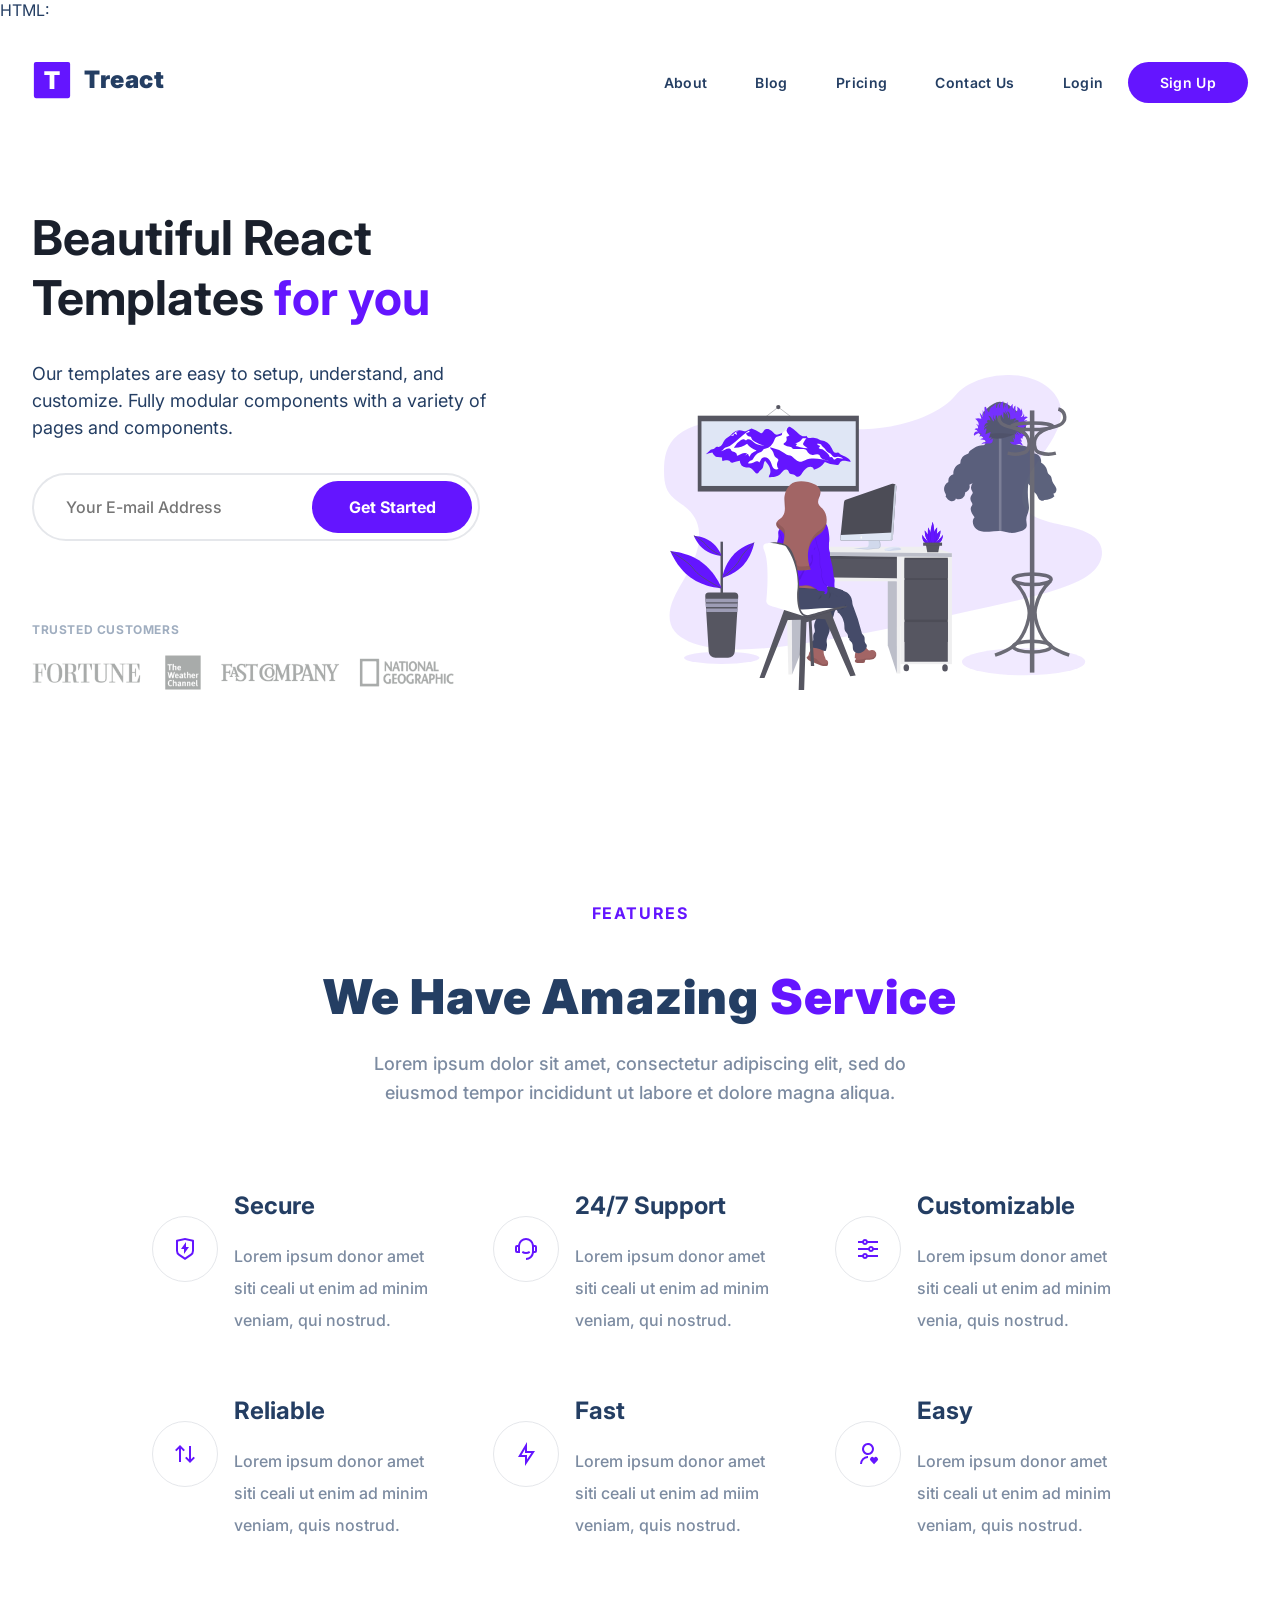
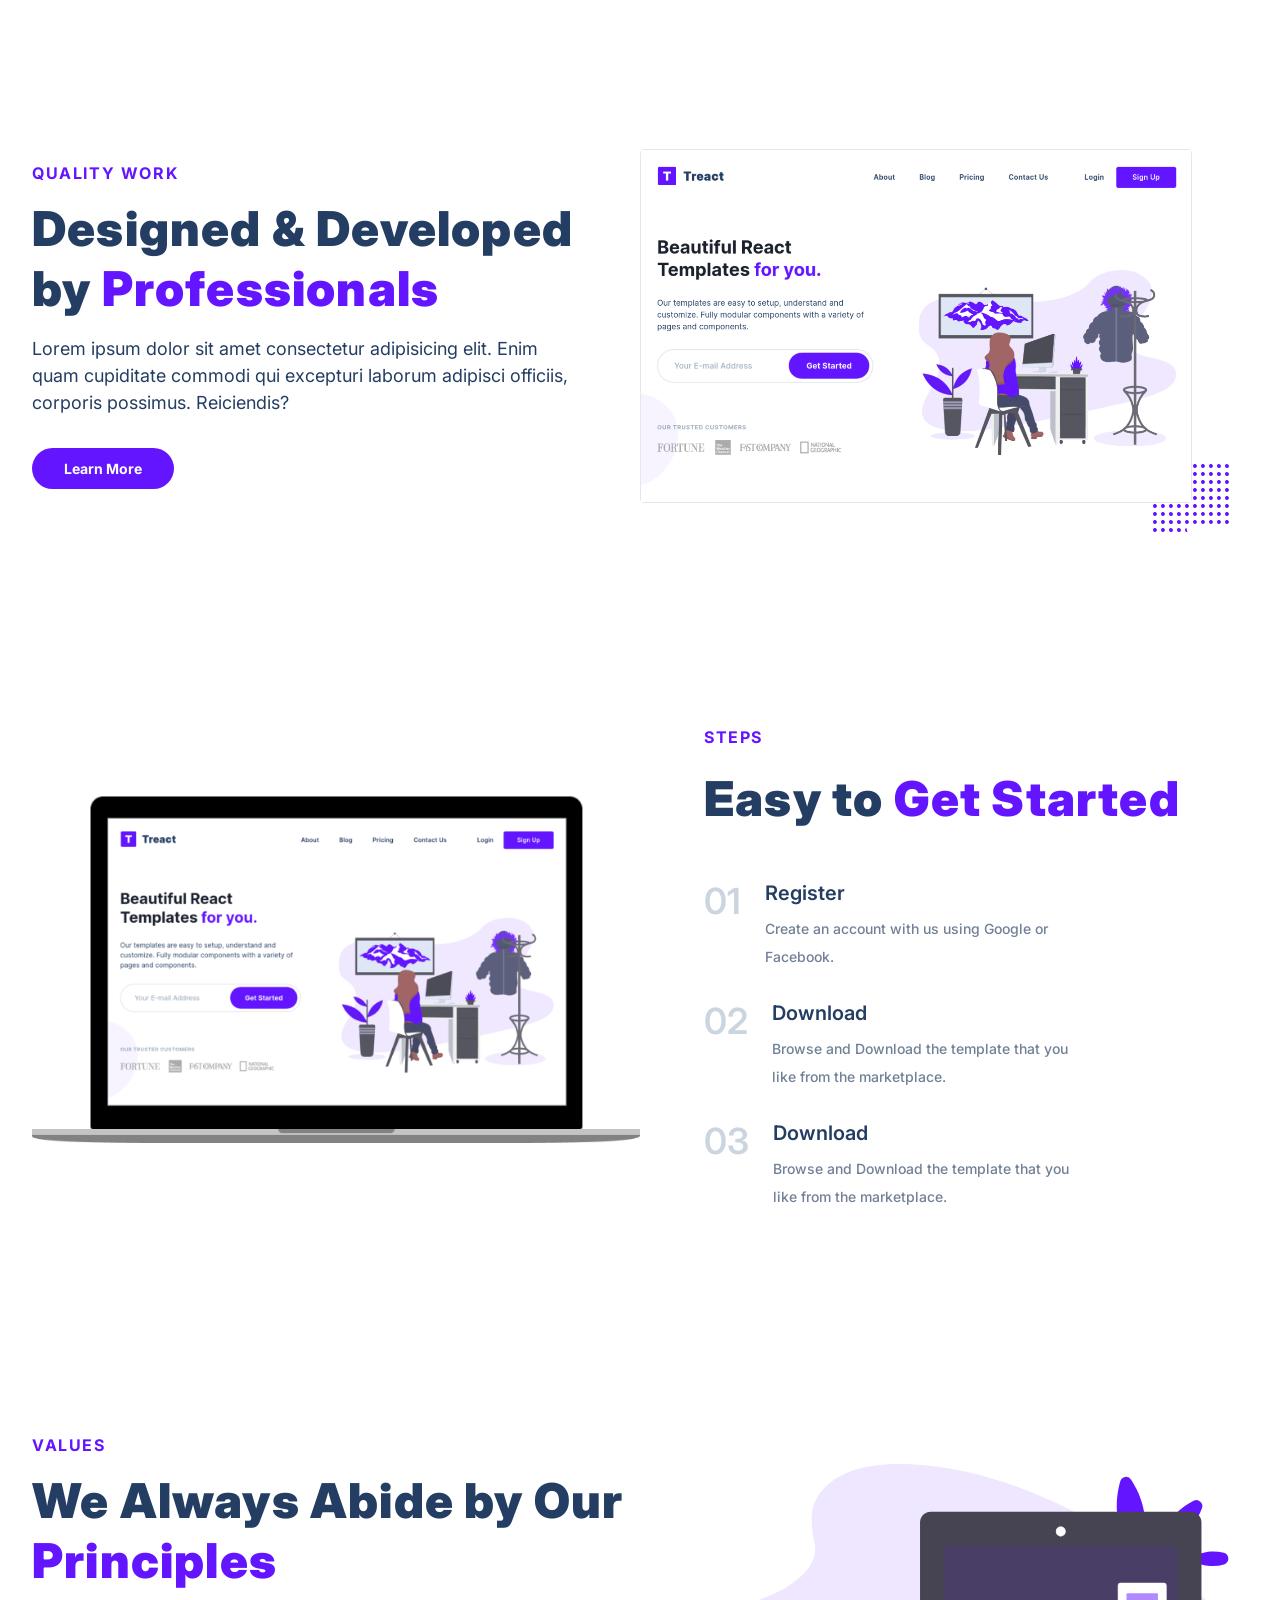
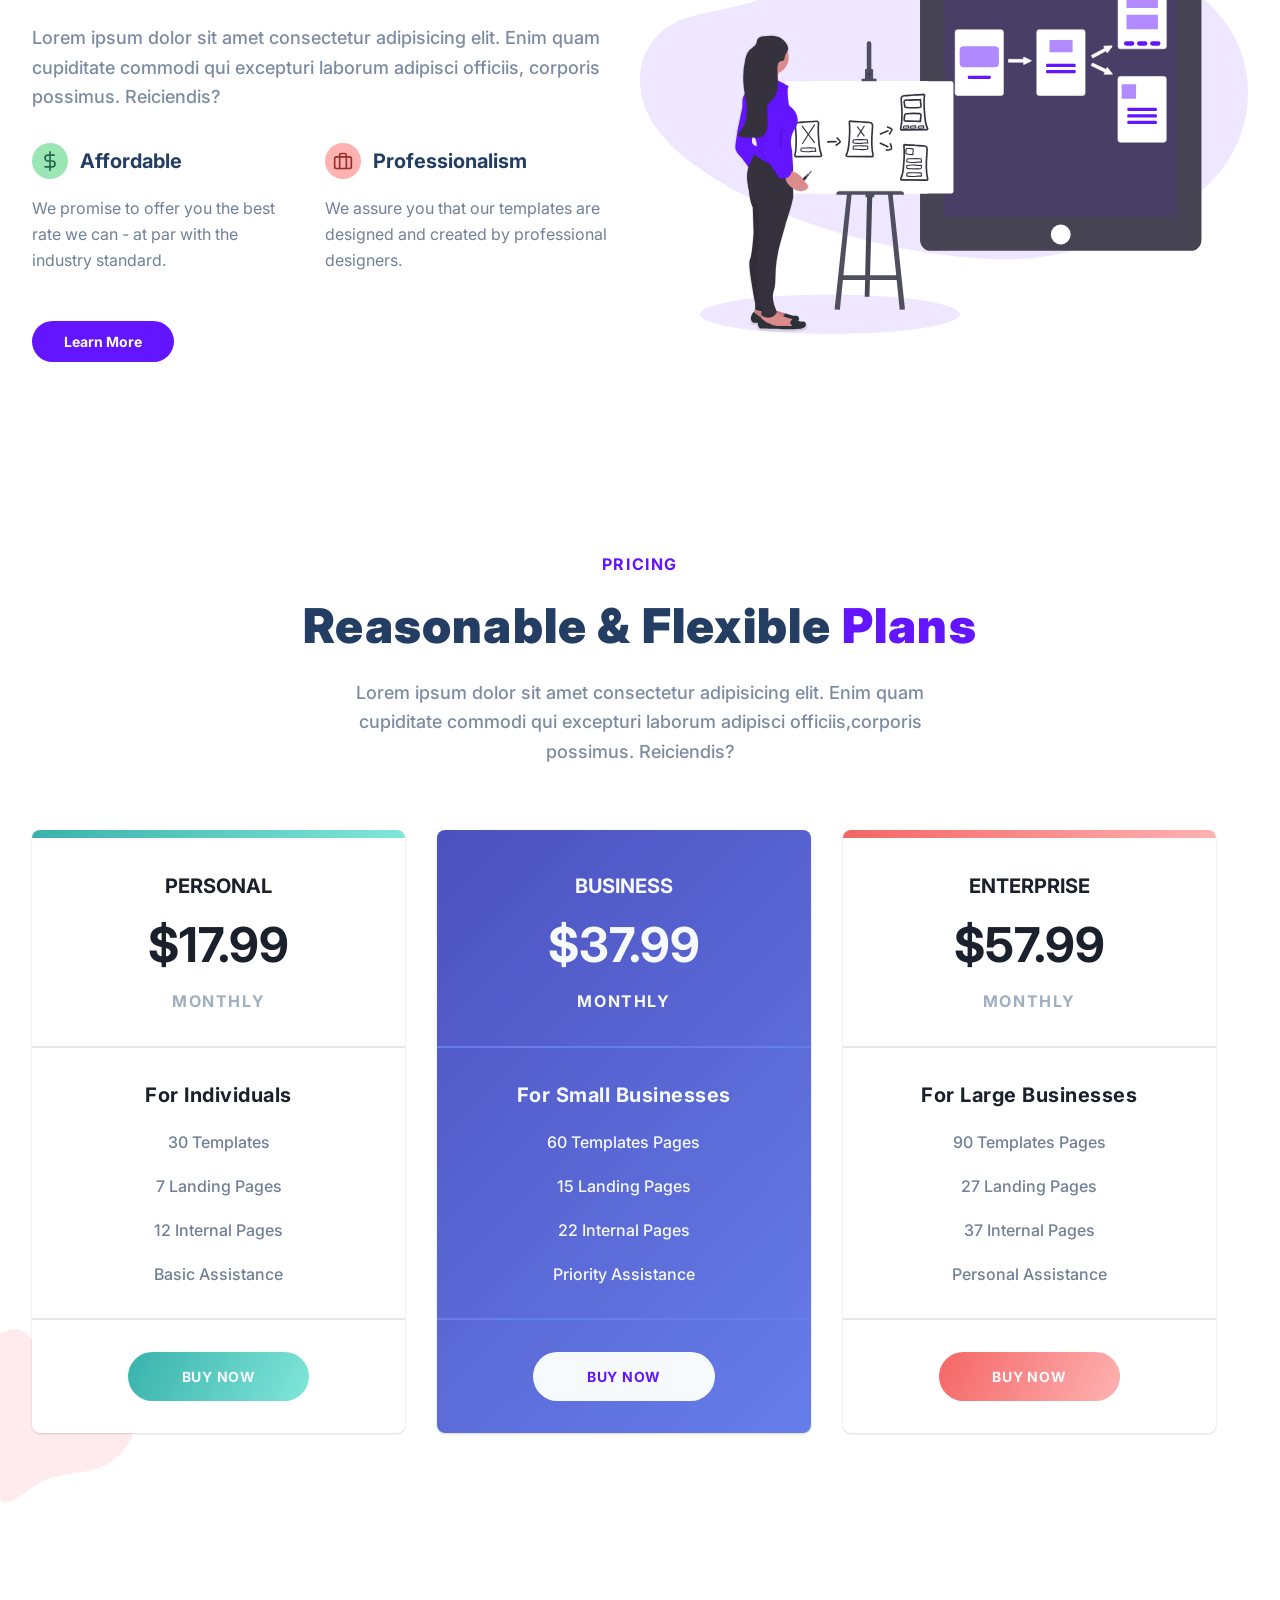
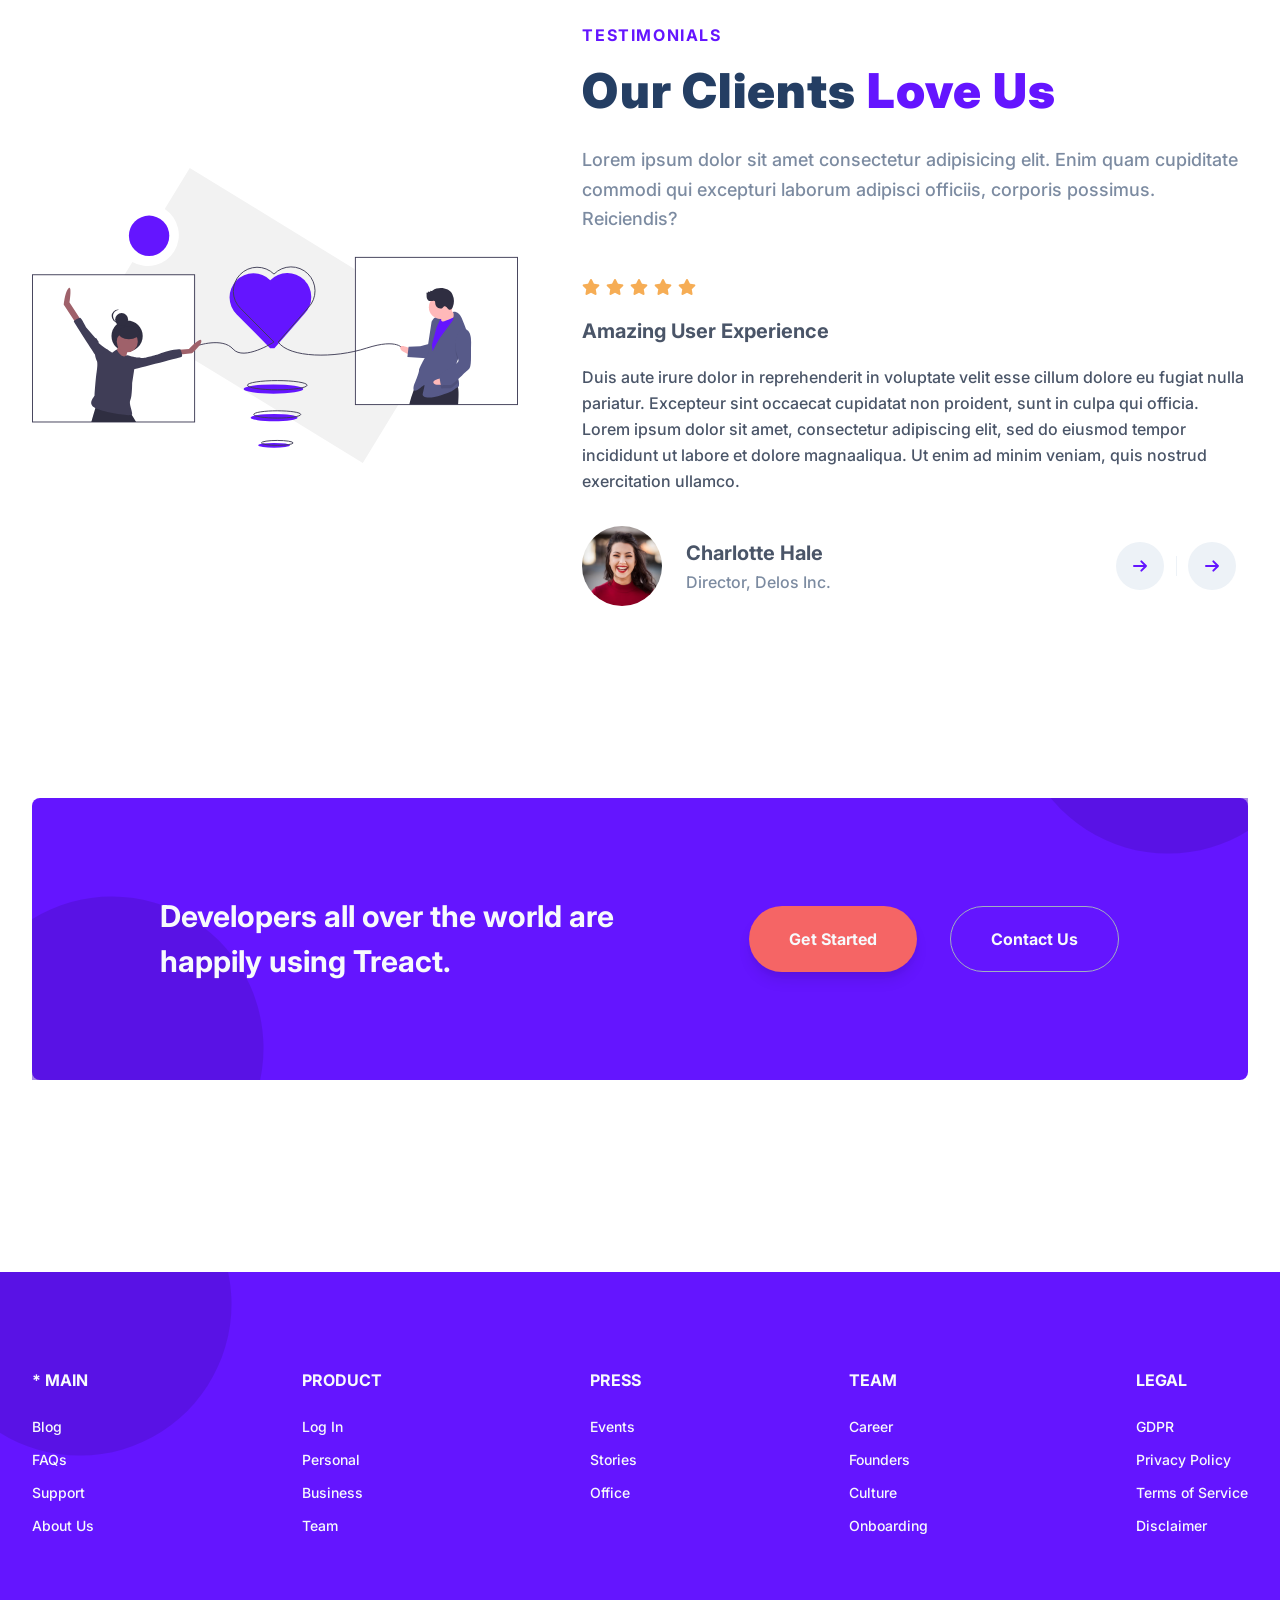
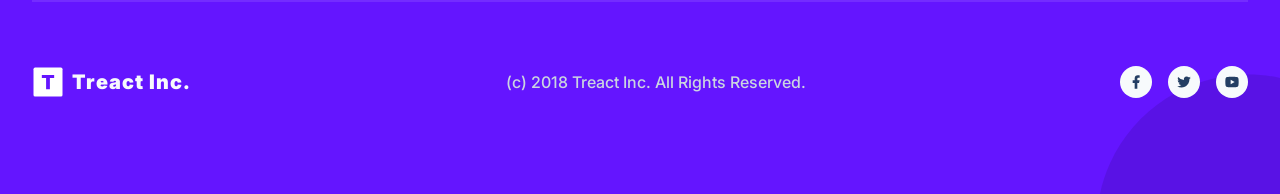
<file: Treact Update Nov7.html>
﻿HTML:


<!--
  Name: Janet Dungan
  Date: October 27, 2026
  File: index.html
  Project: Treact Website Clone
  Purpose: Build the main webpage structure using HTML
-->


<!DOCTYPE html>
<html lang="en">


<head>
    <meta charset="UTF-8">
    <meta http-equiv="X-UA-Compatible" content="IE=edge">
    <meta name="viewport" content="width=device-width, initial-scale=1.0">
    <title>Treact Website - Document</title>
    <link rel="stylesheet" href="style.css">
    <link rel="stylesheet" href="https://pro.fontawesome.com/releases/v5.10.0/css/all.css"
        integrity="sha384-AYmEC3Yw5cVb3ZcuHtOA93w35dYTsvhLPVnYs9eStHfGJvOvKxVfELGroGkvsg+p" crossorigin="anonymous" />
    <script src="script.js"></script>
</head>


<body><!-- BODY BEGINNING-->
    <section id="landing"> <!-- LANDING PAGE-->
        <nav>
            <div class="row nav__row">
                <div class="nav__logo">
                  <!-- Nav Logo here  -->
                  <img src="./assets/logo.2c489fc453a1783cbadacf914efa3df6.svg" alt="LOGO"
                    class="nav__logo--img"/>
                <div class="nav__logo--title">
                  Treact
                </div>
                </div>
                <!-- Enter Nav Links here  -->
                 <div class="nav__links">
                  <a href="#" class="nav__link">About</a>
                  <a href="#" class="nav__link">Blog</a>
                  <a href="#" class="nav__link">Pricing</a>
                  <a href="#" class="nav__link">Contact Us</a>
                  <a href="#" class="nav__link" login>Login</a>
                  <a href="#" class="nav__link nav__link--primary">Sign Up</a>
                 </div>
                <button class="btn__menu" onclick="openMenu()">
                    <svg xmlns="http://www.w3.org/2000/svg" width="24" height="24" viewBox="0 0 24 24" fill="none"
                        stroke="currentColor" stroke-width="2" stroke-linecap="round" stroke-linejoin="round"
                        class="btn__menu--svg">
                        <line x1="3" y1="12" x2="21" y2="12"></line>
                        <line x1="3" y1="6" x2="21" y2="6"></line>
                        <line x1="3" y1="18" x2="21" y2="18"></line>
                    </svg>
                </button>
            </div>
        </nav>
        <div class="modal">
            <button class="btn__menu btn__menu--close" onclick="closeMenu()">
                <svg xmlns="http://www.w3.org/2000/svg" width="24" height="24" viewBox="0 0 24 24" fill="none"
                    stroke="currentColor" stroke-width="2" stroke-linecap="round" stroke-linejoin="round"
                    class="light___StyledCloseIcon-lj69nl-14 fASujC">
                    <line x1="18" y1="6" x2="6" y2="18"></line>
                    <line x1="6" y1="6" x2="18" y2="18"></line>
                </svg>
            </button>
            <div class="modal__links">
                <a class="modal__link">About</a>
                <a class="modal__link">Blog</a>
                <a class="modal__link">Pricing</a>
                <a class="modal__link">Contact Us</a>
                <a class="modal__link">Login</a>
                <a class="modal__link modal__link--primary">Sign Up</a>
            </div>
        </div>
 <!-- Enter Header / About Us Section  -->
        <header>
            <div class="container">
                <div class="row">
                  <div class="header__description">
                    <h1>
                     Beautiful React Templates <span class="purple">for you</span> 
                    </h1>
                    <p class="header__description--para">
                      Our templates are easy to setup, understand, and customize. Fully modular components with a variety of pages and components.
                    </p>
                    <div class="header__email">
                      <input type="text" class="header__email--input" placeholder="Your E-mail Address">
                      <button class="header__email--btn">Get Started</button>
                    </div>
                    <p class="header__customers--title">
                      TRUSTED CUSTOMERS
                    </p>
                    <img src="./assets/customers-logo-strip.680ac7c2e8ae28161d2c.png" alt="" class="header__customers">
                </div>
                <figure class="header__img--wrapper">
                  <img src="./assets/design-illustration-2.6da6a00b20c07c4a9b65d1870679e1b8.svg" alt="" class="header__img">


                </figure>
              </div>
            </div>
        </header>
    </section>
    <main>
<!--  Enter Features Section  -->
        <section id="features">
            <div class="container"> <!-- beginning of container-->
                <div class="row__narrow">
                     <h4 class="section__tag"><span class="purple">
                    FEATURES </span></h4>
                     <h2 class="section__title">
                      We Have Amazing 
                      <span class="purple">Service</span>
                     </h2>
                    <div class="section__para">
              Lorem ipsum dolor sit amet, consectetur adipiscing elit, sed do
              eiusmod tempor incididunt ut labore et dolore magna aliqua.
            </div>
                </div>
            <!--Beginning of 6 mini sections-->
            <div class="features"><!-- beginning of features -->
              <div class="feature">
                <div class="feature__row">
                  <figure class="feature__img--wrapper">
                    <img src="./assets/shield-icon.daefe14b320b14fbd9cbd18908ac93ec.svg" class="feature__img"></figure>
                    <div class="feature__text">
                      <h2 class="feature__title">Secure</h2>
                        <p class="feature__para">
                           Lorem ipsum donor amet siti ceali ut enim ad minim veniam, qui nostrud.
                        </p>
                    </div>
                </div>
              </div>
              <div class="feature">
                <div class="feature__row">
                  <figure class="feature__img--wrapper">
                    <img src="./assets/support-icon.f9253ffa8cb6ffde5bbaa05eb5136375.svg" class="feature__img"></figure>
                    <div class="feature__text">
                      <h2 class="feature__title">24/7 Support</h2>
                        <p class="feature__para">
                           Lorem ipsum donor amet siti ceali ut enim ad minim veniam, qui nostrud.
                        </p>
                    </div>
                </div>
              </div>
              <div class="feature">
                <div class="feature__row">
                  <figure class="feature__img--wrapper">
                    <img src="./assets/customize-icon.367468c90fd796009b97fbfba67b2c6a.svg" class="feature__img">
                  </figure>
                  <div class="feature__text">
                    <h2 class="feature__title">Customizable</h2>
                    <p class="feature__para">
                      Lorem ipsum donor amet siti ceali ut enim ad minim venia, quis nostrud.
                    </p>
                  </div>
                </div>
              </div>
              <div class="feature">
                <div class="feature__row">
                  <figure class="feature__img--wrapper">
                    <img src="./assets/reliable-icon.1367510a8f0a1bec76dc425d25f92f43.svg" class="feature__img">
                  </figure>
                  <div class="feature__text">
                    <h2 class="feature__title">Reliable</h2>
                    <p class="feature__para">
                      Lorem ipsum donor amet siti ceali ut enim ad minim veniam, quis nostrud.
                    </p>
                  </div>
                </div>
              </div>
              <div class="feature">
                <div class="feature__row">
                  <figure class="feature__img--wrapper">
                    <img src="./assets/fast-icon.dbb971a73d4805d2fc3bcdacdb55beba.svg" class="feature__img">
                  </figure>
                  <div class="feature__text">
                    <h2 class="feature__title">Fast</h2>
                    <p class="feature__para">
                      Lorem ipsum donor amet siti ceali ut enim ad miim veniam, quis nostrud.
                    </p>
                  </div>
                </div>
              </div>
              <div class="feature">
                <div class="feature__row">
                  <figure class="feature__img--wrapper">
                    <img src="/assets/simple-icon.673b7e1750b2a4ef32907fc164828d00.svg" class="feature__img">
                  </figure>
                  <div class="feature__text">
                    <h2 class="feature__title">Easy</h2>
                    <p class="feature__para">
                    Lorem ipsum donor amet siti ceali ut enim ad minim veniam, quis nostrud.
                    </p>
                  </div>
                </div>
              </div>
            </div> 
            </div> <!-- end of features -->
        </section>


         <!-- Enter Quality Work Section  -->
        <!--  50/50% width for both column sections, same .row data  -->
        <section id="quality">
            <div class="container">
                <div class="row">
                  <div class="quality__description">
                    <div class="section__tag">QUALITY WORK</div>
                    <H2 CLASS="section__title">
                      Designed & Developed by 
                      <span class="purple">Professionals</span>
                    </H2>
                    <p class="section_para">
                      Lorem ipsum dolor sit amet consectetur adipisicing elit. Enim quam cupiditate commodi qui excepturi laborum adipisci officiis,  corporis possimus. Reiciendis?
                    </p>
                    <button class="btn">Learn More</button>
                  </div>
                  <figure class="quality__img--wrapper">
                    <img src="./assets/hero-screenshot-1.40a097b525c2f8c9808e.png" class="quality__img">
                    <svg viewBox="0 0 1280 1280" class="quality__grid">
                      <path d="M55 33.5C44.5 37 35 47.6 32.8 58.3c-4.3 20.6 16.3 41.2 36.9 36.9 15.5-3.2 27.5-19 26-33.9-1.1-10.5-9-21.3-19-26.2-6.1-2.9-15.5-3.6-21.7-1.6zM183 33.5c-15.1 5-25.3 21.6-22.2 36.2 2.5 11.9 13.6 23 25.4 25.5 19.4 4.1 39.5-14.2 37.5-33.9-1.1-10.5-9-21.3-19-26.2-6.1-2.9-15.5-3.6-21.7-1.6zM311 33.5c-10.5 3.5-20 14.1-22.2 24.8-4.3 20.6 16.3 41.2 36.9 36.9 15.5-3.2 27.5-19 26-33.9-1.1-10.5-9-21.3-19-26.2-6.1-2.9-15.5-3.6-21.7-1.6zM439 33.5c-10.5 3.5-20 14.1-22.2 24.8-4.3 20.6 16.3 41.2 36.9 36.9 15.5-3.2 27.5-19 26-33.9-1.1-10.5-9-21.3-19-26.2-6.1-2.9-15.5-3.6-21.7-1.6zM567 33.5c-10.5 3.5-20 14.1-22.2 24.8-4.3 20.6 16.3 41.2 36.9 36.9 15.5-3.2 27.5-19 26-33.9-1.1-10.5-9-21.3-19-26.2-6.1-2.9-15.5-3.6-21.7-1.6zM695 33.5c-10.5 3.5-20 14.1-22.2 24.8-4.3 20.6 16.3 41.2 36.9 36.9 15.5-3.2 27.5-19 26-33.9-1.1-10.5-9-21.3-19-26.2-6.1-2.9-15.5-3.6-21.7-1.6zM823 33.5c-10.5 3.5-20 14.1-22.2 24.8-4.3 20.6 16.3 41.2 36.9 36.9 15.5-3.2 27.5-19 26-33.9-1.1-10.5-9-21.3-19-26.2-6.1-2.9-15.5-3.6-21.7-1.6zM951 33.5c-10.5 3.5-20 14.1-22.2 24.8-4.3 20.6 16.3 41.2 36.9 36.9 15.5-3.2 27.5-19 26-33.9-1.1-10.5-9-21.3-19-26.2-6.1-2.9-15.5-3.6-21.7-1.6zM1079 33.5c-10.5 3.5-20 14.1-22.2 24.8-2.5 11.7 3.2 24.4 14.2 31.9 10.7 7.4 22.9 7.5 33.7.3 17.7-11.8 20.1-33.8 5.3-48.5-8.5-8.6-20.7-11.9-31-8.5zM1207 33.5c-10.5 3.5-20 14.1-22.2 24.8-2.5 11.7 3.2 24.4 14.2 31.9 10.7 7.4 22.9 7.5 33.7.3 17.7-11.8 20.1-33.8 5.3-48.5-8.5-8.6-20.7-11.9-31-8.5zM55 161.5c-10.5 3.5-20 14.1-22.2 24.8-4.3 20.6 16.3 41.2 36.9 36.9 15.5-3.2 27.5-19 26-33.9-1.1-10.5-9-21.3-19-26.2-6.1-2.9-15.5-3.6-21.7-1.6zM183 161.5c-15.1 5-25.3 21.6-22.2 36.2 2.5 11.9 13.6 23 25.4 25.5 19.4 4.1 39.5-14.2 37.5-33.9-1.1-10.5-9-21.3-19-26.2-6.1-2.9-15.5-3.6-21.7-1.6zM311 161.5c-10.5 3.5-20 14.1-22.2 24.8-4.3 20.6 16.3 41.2 36.9 36.9 15.5-3.2 27.5-19 26-33.9-1.1-10.5-9-21.3-19-26.2-6.1-2.9-15.5-3.6-21.7-1.6zM439 161.5c-10.5 3.5-20 14.1-22.2 24.8-4.3 20.6 16.3 41.2 36.9 36.9 15.5-3.2 27.5-19 26-33.9-1.1-10.5-9-21.3-19-26.2-6.1-2.9-15.5-3.6-21.7-1.6zM567 161.5c-10.5 3.5-20 14.1-22.2 24.8-4.3 20.6 16.3 41.2 36.9 36.9 15.5-3.2 27.5-19 26-33.9-1.1-10.5-9-21.3-19-26.2-6.1-2.9-15.5-3.6-21.7-1.6zM695 161.5c-10.5 3.5-20 14.1-22.2 24.8-4.3 20.6 16.3 41.2 36.9 36.9 15.5-3.2 27.5-19 26-33.9-1.1-10.5-9-21.3-19-26.2-6.1-2.9-15.5-3.6-21.7-1.6zM823 161.5c-10.5 3.5-20 14.1-22.2 24.8-4.3 20.6 16.3 41.2 36.9 36.9 15.5-3.2 27.5-19 26-33.9-1.1-10.5-9-21.3-19-26.2-6.1-2.9-15.5-3.6-21.7-1.6zM951 161.5c-10.5 3.5-20 14.1-22.2 24.8-4.3 20.6 16.3 41.2 36.9 36.9 15.5-3.2 27.5-19 26-33.9-1.1-10.5-9-21.3-19-26.2-6.1-2.9-15.5-3.6-21.7-1.6zM1079 161.5c-10.5 3.5-20 14.1-22.2 24.8-2.5 11.7 3.2 24.4 14.2 31.9 10.7 7.4 22.9 7.5 33.7.3 17.7-11.8 20.1-33.8 5.3-48.5-8.5-8.6-20.7-11.9-31-8.5zM1207 161.5c-10.5 3.5-20 14.1-22.2 24.8-2.5 11.7 3.2 24.4 14.2 31.9 10.7 7.4 22.9 7.5 33.7.3 17.7-11.8 20.1-33.8 5.3-48.5-8.5-8.6-20.7-11.9-31-8.5zM55 289.5c-10.5 3.5-20 14.1-22.2 24.8-4.3 20.6 16.3 41.2 36.9 36.9 15.5-3.2 27.5-19 26-33.9-1.1-10.5-9-21.3-19-26.2-6.1-2.9-15.5-3.6-21.7-1.6zM183 289.5c-10.5 3.5-20 14.1-22.2 24.8-4.3 20.6 16.3 41.2 36.9 36.9 15.5-3.2 27.5-19 26-33.9-1.1-10.5-9-21.3-19-26.2-6.1-2.9-15.5-3.6-21.7-1.6zM311 289.5c-10.5 3.5-20 14.1-22.2 24.8-4.3 20.6 16.3 41.2 36.9 36.9 15.5-3.2 27.5-19 26-33.9-1.1-10.5-9-21.3-19-26.2-6.1-2.9-15.5-3.6-21.7-1.6zM439 289.5c-10.5 3.5-20 14.1-22.2 24.8-4.3 20.6 16.3 41.2 36.9 36.9 15.5-3.2 27.5-19 26-33.9-1.1-10.5-9-21.3-19-26.2-6.1-2.9-15.5-3.6-21.7-1.6zM567 289.5c-10.5 3.5-20 14.1-22.2 24.8-4.3 20.6 16.3 41.2 36.9 36.9 15.5-3.2 27.5-19 26-33.9-1.1-10.5-9-21.3-19-26.2-6.1-2.9-15.5-3.6-21.7-1.6zM695 289.5c-10.5 3.5-20 14.1-22.2 24.8-4.3 20.6 16.3 41.2 36.9 36.9 15.5-3.2 27.5-19 26-33.9-1.1-10.5-9-21.3-19-26.2-6.1-2.9-15.5-3.6-21.7-1.6zM823 289.5c-10.5 3.5-20 14.1-22.2 24.8-4.3 20.6 16.3 41.2 36.9 36.9 15.5-3.2 27.5-19 26-33.9-1.1-10.5-9-21.3-19-26.2-6.1-2.9-15.5-3.6-21.7-1.6zM951 289.5c-10.5 3.5-20 14.1-22.2 24.8-4.3 20.6 16.3 41.2 36.9 36.9 15.5-3.2 27.5-19 26-33.9-1.1-10.5-9-21.3-19-26.2-6.1-2.9-15.5-3.6-21.7-1.6zM1079 289.5c-10.5 3.5-20 14.1-22.2 24.8-4.3 20.6 16.3 41.2 36.9 36.9 15.5-3.2 27.5-19 26-33.9-1.1-10.5-9-21.3-19-26.2-6.1-2.9-15.5-3.6-21.7-1.6zM1207 289.5c-10.5 3.5-20 14.1-22.2 24.8-4.3 20.6 16.3 41.2 36.9 36.9 15.5-3.2 27.5-19 26-33.9-1.1-10.5-9-21.3-19-26.2-6.1-2.9-15.5-3.6-21.7-1.6zM55 417.5c-10.5 3.5-20 14.1-22.2 24.8-4.3 20.6 16.3 41.2 36.9 36.9 15.5-3.2 27.5-19 26-33.9-1.1-10.5-9-21.3-19-26.2-6.1-2.9-15.5-3.6-21.7-1.6zM183 417.5c-10.5 3.5-20 14.1-22.2 24.8-4.3 20.6 16.3 41.2 36.9 36.9 15.5-3.2 27.5-19 26-33.9-1.1-10.5-9-21.3-19-26.2-6.1-2.9-15.5-3.6-21.7-1.6zM311 417.5c-10.5 3.5-20 14.1-22.2 24.8-4.3 20.6 16.3 41.2 36.9 36.9 15.5-3.2 27.5-19 26-33.9-1.1-10.5-9-21.3-19-26.2-6.1-2.9-15.5-3.6-21.7-1.6zM439 417.5c-10.5 3.5-20 14.1-22.2 24.8-4.3 20.6 16.3 41.2 36.9 36.9 15.5-3.2 27.5-19 26-33.9-1.1-10.5-9-21.3-19-26.2-6.1-2.9-15.5-3.6-21.7-1.6zM567 417.5c-10.5 3.5-20 14.1-22.2 24.8-4.3 20.6 16.3 41.2 36.9 36.9 15.5-3.2 27.5-19 26-33.9-1.1-10.5-9-21.3-19-26.2-6.1-2.9-15.5-3.6-21.7-1.6zM695 417.5c-10.5 3.5-20 14.1-22.2 24.8-4.3 20.6 16.3 41.2 36.9 36.9 15.5-3.2 27.5-19 26-33.9-1.1-10.5-9-21.3-19-26.2-6.1-2.9-15.5-3.6-21.7-1.6zM823 417.5c-10.5 3.5-20 14.1-22.2 24.8-4.3 20.6 16.3 41.2 36.9 36.9 15.5-3.2 27.5-19 26-33.9-1.1-10.5-9-21.3-19-26.2-6.1-2.9-15.5-3.6-21.7-1.6zM951 417.5c-10.5 3.5-20 14.1-22.2 24.8-4.3 20.6 16.3 41.2 36.9 36.9 15.5-3.2 27.5-19 26-33.9-1.1-10.5-9-21.3-19-26.2-6.1-2.9-15.5-3.6-21.7-1.6zM1079 417.5c-10.5 3.5-20 14.1-22.2 24.8-4.3 20.6 16.3 41.2 36.9 36.9 15.5-3.2 27.5-19 26-33.9-1.1-10.5-9-21.3-19-26.2-6.1-2.9-15.5-3.6-21.7-1.6zM1207 417.5c-10.5 3.5-20 14.1-22.2 24.8-4.3 20.6 16.3 41.2 36.9 36.9 15.5-3.2 27.5-19 26-33.9-1.1-10.5-9-21.3-19-26.2-6.1-2.9-15.5-3.6-21.7-1.6zM55 545.5c-10.5 3.5-20 14.1-22.2 24.8-4.3 20.6 16.3 41.2 36.9 36.9 15.5-3.2 27.5-19 26-33.9-1.1-10.5-9-21.3-19-26.2-6.1-2.9-15.5-3.6-21.7-1.6zM183 545.5c-10.5 3.5-20 14.1-22.2 24.8-4.3 20.6 16.3 41.2 36.9 36.9 15.5-3.2 27.5-19 26-33.9-1.1-10.5-9-21.3-19-26.2-6.1-2.9-15.5-3.6-21.7-1.6zM311 545.5c-10.5 3.5-20 14.1-22.2 24.8-4.3 20.6 16.3 41.2 36.9 36.9 15.5-3.2 27.5-19 26-33.9-1.1-10.5-9-21.3-19-26.2-6.1-2.9-15.5-3.6-21.7-1.6zM439 545.5c-10.5 3.5-20 14.1-22.2 24.8-4.3 20.6 16.3 41.2 36.9 36.9 15.5-3.2 27.5-19 26-33.9-1.1-10.5-9-21.3-19-26.2-6.1-2.9-15.5-3.6-21.7-1.6zM567 545.5c-10.5 3.5-20 14.1-22.2 24.8-4.3 20.6 16.3 41.2 36.9 36.9 15.5-3.2 27.5-19 26-33.9-1.1-10.5-9-21.3-19-26.2-6.1-2.9-15.5-3.6-21.7-1.6zM695 545.5c-10.5 3.5-20 14.1-22.2 24.8-4.3 20.6 16.3 41.2 36.9 36.9 15.5-3.2 27.5-19 26-33.9-1.1-10.5-9-21.3-19-26.2-6.1-2.9-15.5-3.6-21.7-1.6zM823 545.5c-10.5 3.5-20 14.1-22.2 24.8-4.3 20.6 16.3 41.2 36.9 36.9 15.5-3.2 27.5-19 26-33.9-1.1-10.5-9-21.3-19-26.2-6.1-2.9-15.5-3.6-21.7-1.6zM951 545.5c-10.5 3.5-20 14.1-22.2 24.8-4.3 20.6 16.3 41.2 36.9 36.9 15.5-3.2 27.5-19 26-33.9-1.1-10.5-9-21.3-19-26.2-6.1-2.9-15.5-3.6-21.7-1.6zM1079 545.5c-10.5 3.5-20 14.1-22.2 24.8-4.3 20.6 16.3 41.2 36.9 36.9 15.5-3.2 27.5-19 26-33.9-1.1-10.5-9-21.3-19-26.2-6.1-2.9-15.5-3.6-21.7-1.6zM1207 545.5c-10.5 3.5-20 14.1-22.2 24.8-4.3 20.6 16.3 41.2 36.9 36.9 15.5-3.2 27.5-19 26-33.9-1.1-10.5-9-21.3-19-26.2-6.1-2.9-15.5-3.6-21.7-1.6zM55 673.5c-10.5 3.5-20 14.1-22.2 24.8-4.3 20.6 16.3 41.2 36.9 36.9 15.5-3.2 27.5-19 26-33.9-1.1-10.5-9-21.3-19-26.2-6.1-2.9-15.5-3.6-21.7-1.6zM183 673.5c-10.5 3.5-20 14.1-22.2 24.8-4.3 20.6 16.3 41.2 36.9 36.9 15.5-3.2 27.5-19 26-33.9-1.1-10.5-9-21.3-19-26.2-6.1-2.9-15.5-3.6-21.7-1.6zM311 673.5c-10.5 3.5-20 14.1-22.2 24.8-4.3 20.6 16.3 41.2 36.9 36.9 15.5-3.2 27.5-19 26-33.9-1.1-10.5-9-21.3-19-26.2-6.1-2.9-15.5-3.6-21.7-1.6zM439 673.5c-10.5 3.5-20 14.1-22.2 24.8-4.3 20.6 16.3 41.2 36.9 36.9 15.5-3.2 27.5-19 26-33.9-1.1-10.5-9-21.3-19-26.2-6.1-2.9-15.5-3.6-21.7-1.6zM567 673.5c-10.5 3.5-20 14.1-22.2 24.8-4.3 20.6 16.3 41.2 36.9 36.9 15.5-3.2 27.5-19 26-33.9-1.1-10.5-9-21.3-19-26.2-6.1-2.9-15.5-3.6-21.7-1.6zM695 673.5c-10.5 3.5-20 14.1-22.2 24.8-4.3 20.6 16.3 41.2 36.9 36.9 15.5-3.2 27.5-19 26-33.9-1.1-10.5-9-21.3-19-26.2-6.1-2.9-15.5-3.6-21.7-1.6zM823 673.5c-10.5 3.5-20 14.1-22.2 24.8-4.3 20.6 16.3 41.2 36.9 36.9 15.5-3.2 27.5-19 26-33.9-1.1-10.5-9-21.3-19-26.2-6.1-2.9-15.5-3.6-21.7-1.6zM951 673.5c-10.5 3.5-20 14.1-22.2 24.8-4.3 20.6 16.3 41.2 36.9 36.9 15.5-3.2 27.5-19 26-33.9-1.1-10.5-9-21.3-19-26.2-6.1-2.9-15.5-3.6-21.7-1.6zM1079 673.5c-10.5 3.5-20 14.1-22.2 24.8-4.3 20.6 16.3 41.2 36.9 36.9 15.5-3.2 27.5-19 26-33.9-1.1-10.5-9-21.3-19-26.2-6.1-2.9-15.5-3.6-21.7-1.6zM1207 673.5c-10.5 3.5-20 14.1-22.2 24.8-4.3 20.6 16.3 41.2 36.9 36.9 15.5-3.2 27.5-19 26-33.9-1.1-10.5-9-21.3-19-26.2-6.1-2.9-15.5-3.6-21.7-1.6zM55 801.5c-10.5 3.5-20 14.1-22.2 24.8-4.3 20.6 16.3 41.2 36.9 36.9 15.5-3.2 27.5-19 26-33.9-1.1-10.5-9-21.3-19-26.2-6.1-2.9-15.5-3.6-21.7-1.6zM183 801.5c-10.5 3.5-20 14.1-22.2 24.8-4.3 20.6 16.3 41.2 36.9 36.9 15.5-3.2 27.5-19 26-33.9-1.1-10.5-9-21.3-19-26.2-6.1-2.9-15.5-3.6-21.7-1.6zM311 801.5c-10.5 3.5-20 14.1-22.2 24.8-2.5 11.7 3.2 24.4 14.2 31.9 10.7 7.4 22.9 7.5 33.7.3 17.7-11.8 20.1-33.8 5.3-48.5-8.5-8.6-20.7-11.9-31-8.5zM439 801.5c-10.5 3.5-20 14.1-22.2 24.8-2.5 11.7 3.2 24.4 14.2 31.9 10.7 7.4 22.9 7.5 33.7.3 17.7-11.8 20.1-33.8 5.3-48.5-8.5-8.6-20.7-11.9-31-8.5zM567 801.5c-15.1 5-25.3 21.6-22.2 36.2 2.5 11.9 13.6 23 25.5 25.5 19.3 4.1 39.4-14.2 37.4-33.9-1.1-10.5-9-21.3-19-26.2-6.1-2.9-15.5-3.6-21.7-1.6zM695 801.5c-15.1 5-25.3 21.6-22.2 36.2 2.5 11.9 13.6 23 25.5 25.5 19.3 4.1 39.4-14.2 37.4-33.9-1.1-10.5-9-21.3-19-26.2-6.1-2.9-15.5-3.6-21.7-1.6zM823 801.5c-15.1 5-25.3 21.6-22.2 36.2 2.5 11.9 13.6 23 25.5 25.5 19.3 4.1 39.4-14.2 37.4-33.9-1.1-10.5-9-21.3-19-26.2-6.1-2.9-15.5-3.6-21.7-1.6zM951 801.5c-15.1 5-25.3 21.6-22.2 36.2 2.5 11.9 13.6 23 25.5 25.5 19.3 4.1 39.4-14.2 37.4-33.9-1.1-10.5-9-21.3-19-26.2-6.1-2.9-15.5-3.6-21.7-1.6zM1079 801.5c-10.5 3.5-20 14.1-22.2 24.8-4.3 20.6 16.3 41.2 36.9 36.9 15.5-3.2 27.5-19 26-33.9-1.1-10.5-9-21.3-19-26.2-6.1-2.9-15.5-3.6-21.7-1.6zM1207 801.5c-10.5 3.5-20 14.1-22.2 24.8-4.3 20.6 16.3 41.2 36.9 36.9 15.5-3.2 27.5-19 26-33.9-1.1-10.5-9-21.3-19-26.2-6.1-2.9-15.5-3.6-21.7-1.6zM55 929.5c-10.5 3.5-20 14.1-22.2 24.8-4.3 20.6 16.3 41.2 36.9 36.9 15.5-3.2 27.5-19 26-33.9-1.1-10.5-9-21.3-19-26.2-6.1-2.9-15.5-3.6-21.7-1.6zM183 929.5c-10.5 3.5-20 14.1-22.2 24.8-4.3 20.6 16.3 41.2 36.9 36.9 15.5-3.2 27.5-19 26-33.9-1.1-10.5-9-21.3-19-26.2-6.1-2.9-15.5-3.6-21.7-1.6zM311 929.5c-10.5 3.5-20 14.1-22.2 24.8-2.5 11.7 3.2 24.4 14.2 31.9 10.7 7.4 22.9 7.5 33.7.3 17.7-11.8 20.1-33.8 5.3-48.5-8.5-8.6-20.7-11.9-31-8.5zM439 929.5c-10.5 3.5-20 14.1-22.2 24.8-2.5 11.7 3.2 24.4 14.2 31.9 10.7 7.4 22.9 7.5 33.7.3 17.7-11.8 20.1-33.8 5.3-48.5-8.5-8.6-20.7-11.9-31-8.5zM567 929.5c-15.1 5-25.3 21.6-22.2 36.2 2.5 11.9 13.6 23 25.5 25.5 19.3 4.1 39.4-14.2 37.4-33.9-1.1-10.5-9-21.3-19-26.2-6.1-2.9-15.5-3.6-21.7-1.6zM695 929.5c-15.1 5-25.3 21.6-22.2 36.2 2.5 11.9 13.6 23 25.5 25.5 19.3 4.1 39.4-14.2 37.4-33.9-1.1-10.5-9-21.3-19-26.2-6.1-2.9-15.5-3.6-21.7-1.6zM823 929.5c-15.1 5-25.3 21.6-22.2 36.2 2.5 11.9 13.6 23 25.5 25.5 19.3 4.1 39.4-14.2 37.4-33.9-1.1-10.5-9-21.3-19-26.2-6.1-2.9-15.5-3.6-21.7-1.6zM951 929.5c-15.1 5-25.3 21.6-22.2 36.2 2.5 11.9 13.6 23 25.5 25.5 19.3 4.1 39.4-14.2 37.4-33.9-1.1-10.5-9-21.3-19-26.2-6.1-2.9-15.5-3.6-21.7-1.6zM1079 929.5c-10.5 3.5-20 14.1-22.2 24.8-4.3 20.6 16.3 41.2 36.9 36.9 15.5-3.2 27.5-19 26-33.9-1.1-10.5-9-21.3-19-26.2-6.1-2.9-15.5-3.6-21.7-1.6zM1207 929.5c-10.5 3.5-20 14.1-22.2 24.8-4.3 20.6 16.3 41.2 36.9 36.9 15.5-3.2 27.5-19 26-33.9-1.1-10.5-9-21.3-19-26.2-6.1-2.9-15.5-3.6-21.7-1.6zM55 1057.5c-10.5 3.5-20 14.1-22.2 24.8-4.3 20.6 16.3 41.2 36.9 36.9 15.5-3.2 27.5-19 26-33.9-1.1-10.5-9-21.3-19-26.2-6.1-2.9-15.5-3.6-21.7-1.6zM183 1057.5c-10.5 3.5-20 14.1-22.2 24.8-4.3 20.6 16.3 41.2 36.9 36.9 15.5-3.2 27.5-19 26-33.9-1.1-10.5-9-21.3-19-26.2-6.1-2.9-15.5-3.6-21.7-1.6zM311 1057.5c-10.5 3.5-20 14.1-22.2 24.8-2.5 11.7 3.2 24.4 14.2 31.9 10.7 7.4 22.9 7.5 33.7.3 17.7-11.8 20.1-33.8 5.3-48.5-8.5-8.6-20.7-11.9-31-8.5zM439 1057.5c-10.5 3.5-20 14.1-22.2 24.8-2.5 11.7 3.2 24.4 14.2 31.9 10.7 7.4 22.9 7.5 33.7.3 17.7-11.8 20.1-33.8 5.3-48.5-8.5-8.6-20.7-11.9-31-8.5zM567 1057.5c-10.5 3.5-20 14.1-22.2 24.8-4.3 20.6 16.3 41.2 36.9 36.9 15.5-3.2 27.5-19"></path>
                    </svg>
                  </figure>
                </div>
            </div>
        </section>
<!--  End Quality Section  -->
         <!--  50/50% width for both column sections, same .row data  -->
         <!--  display: flex; flex-directio: column;  -->
           <!-- Beginning of Steps Section-->
        <section id="steps">
            <div class="container">
                <div class="row">
                  <figure class="steps__img--wrapper">
                    <img src="./assets/hero-screenshot-2.241aac1fbc66db29d873.png" class="steps_img" alt="Dashboard Screenshot">
                    <svg viewBox="0 0 1280 1280" class="steps_grid" xmlns="http://www.w3.org/2000/svg">
                      <defs>
                        <path id="line-of-balls" d="M55 33.5C44.5 37 35 47.6 32.8 58.3c-4.3 20.6 16.3 41.2 36.9 36.9 15.5-3.2 27.5-19 26-33.9-1.1-10.5-9-21.3-19-26.2-6.1-2.9-15.5-3.6-21.7-1.6zM183 33.5c-15.1 5-25.3 21.6-22.2 36.2 2.5 11.9 13.6 23 25.4 25.5 19.4 4.1 39.5-14.2 37.5-33.9-1.1-10.5-9-21.3-19-26.2-6.1-2.9-15.5-3.6-21.7-1.6zM311 33.5c-10.5 3.5-20 14.1-22.2 24.8-4.3 20.6 16.3 41.2 36.9 36.9 15.5-3.2 27.5-19 26-33.9-1.1-10.5-9-21.3-19-26.2-6.1-2.9-15.5-3.6-21.7-1.6zM439 33.5c-10.5 3.5-20 14.1-22.2 24.8-4.3 20.6 16.3 41.2 36.9 36.9 15.5-3.2 27.5-19 26-33.9-1.1-10.5-9-21.3-19-26.2-6.1-2.9-15.5-3.6-21.7-1.6zM567 33.5c-10.5 3.5-20 14.1-22.2 24.8-4.3 20.6 16.3 41.2 36.9 36.9 15.5-3.2 27.5-19 26-33.9-1.1-10.5-9-21.3-19-26.2-6.1-2.9-15.5-3.6-21.7-1.6zM695 33.5c-10.5 3.5-20 14.1-22.2 24.8-4.3 20.6 16.3 41.2 36.9 36.9 15.5-3.2 27.5-19 26-33.9-1.1-10.5-9-21.3-19-26.2-6.1-2.9-15.5-3.6-21.7-1.6zM823 33.5c-10.5 3.5-20 14.1-22.2 24.8-4.3 20.6 16.3 41.2 36.9 36.9 15.5-3.2 27.5-19 26-33.9-1.1-10.5-9-21.3-19-26.2-6.1-2.9-15.5-3.6-21.7-1.6zM951 33.5c-10.5 3.5-20 14.1-22.2 24.8-4.3 20.6 16.3 41.2 36.9 36.9 15.5-3.2 27.5-19 26-33.9-1.1-10.5-9-21.3-19-26.2-6.1-2.9-15.5-3.6-21.7-1.6zM1079 33.5c-10.5 3.5-20 14.1-22.2 24.8-2.5 11.7 3.2 24.4 14.2 31.9 10.7 7.4 22.9 7.5 33.7.3 17.7-11.8 20.1-33.8 5.3-48.5-8.5-8.6-20.7-11.9-31-8.5zM1207 33.5c-10.5 3.5-20 14.1-22.2 24.8-2.5 11.7 3.2 24.4 14.2 31.9 10.7 7.4 22.9 7.5 33.7.3 17.7-11.8 20.1-33.8 5.3-48.5-8.5-8.6-20.7-11.9-31-8.5z"></path>
                      </defs>
<!-- repeat what line 10 times-->
                      <g fill="rgba(100, 21, 255, 0.15)">
                        <use href="#line-of-balls" transform="translate(0, 0)"></use>
                        <use href="#line-of-balls" transform="translate(0, 100)"></use>
                        <use href="#line-of-balls" transform="translate(0, 200)"></use>
                        <use href="#line-of-balls" transform="translate(0, 300)"></use>
                        <use href="#line-of-balls" transform="translate(0, 400)"></use>
                        <use href="#line-of-balls" transform="translate(0, 500)"></use>
                        <use href="#line-of-balls" transform="translate(0, 600)"></use>
                        <use href="#line-of-balls" transform="translate(0, 700)"></use>
                        <use href="#line-of-balls" transform="translate(0, 800)"></use>
                        <use href="#line-of-balls" transform="translate(0, 900)"></use>
                      </g>
                    </svg>
                  </figure>
                  <div class="steps__description">
                    <div class="section__tag">STEPS</div>
                    <h2 class="section__title">
                      Easy to 
                      <span class="purple">Get Started</span>
                    </h2>
                    <div class="steps__list">
                      <div class="step">
                        <div class="step__number">01</div>
                        <div class="step__description">
                          <div class="step__title">Register</div>
                          <p class="step__para">
                            Create an account with us using Google or Facebook.
                          </p>
                        </div>
                      </div>
                      <div class="step">
                        <div class="step__number">02</div>
                        <div class="step__description">
                          <div class="step__title">Download</div>
                          <p class="step__para">
                            Browse and Download the template that you like from the marketplace.
                          </p>
                        </div>
                      </div>
                      <div class="step">
                        <div class="step__number">03</div>
                        <div class="step__description">
                          <div class="step__title">Download</div>
                          <p class="step__para">
                            Browse and Download the template that you like from the marketplace.
                          </p>
                        </div>
                      </div>
                    </div>
                  </div>
                 </div>
              </div>
        </section>
        <!--  Enter Values Section -->
        <section id="values">
            <div class="container">
                <div class="row">
                  <div class="values__description">
                    <div class="section__tag">VALUES</div>
                    <h2 class="section__title">
                      We Always Abide by Our 
                      <span class="purple">Principles</span>
                    </h2>
                    <div class="section__para">
                      Lorem ipsum dolor sit amet consectetur adipisicing elit. Enim quam cupiditate commodi qui excepturi laborum adipisci officiis, corporis possimus. Reiciendis?
                    </div>
                    <div class="values__list">
                      <div class="value">
                        <div class="value__title">
                          <figure class="value__img--wrapper">
                            <svg xmlns="http://www.w3.org/2000/svg" width="24" height="24" viewBox="0 0 24 24" fill="none"stroke="rgba(39, 103, 73, 1)" stroke-width="2" stroke-linecap="round" stroke-linejoin="round" class="value__img">
                              <line x1="12" y1="1" x2="12" y2="23"></line>
                              <path d="M17 5H9.5a3.5 3.5 0 0 0 0 7h5a3.5 3.5 0 0 1 0 7H6"></path>
                            </svg>
                          </figure>
                          <div class="value__name">Affordable</div>
                        </div>
                        <div class="value__para">
                          We promise to offer you the best rate we can - at par with the industry standard.
                        </div>
                      </div>
                      <div class="value">
                        <div class="value__title">
                          <figure class="value__img--wrapper">
                            
                            <svg xmlns="http://www.w3.org/2000/svg" width="24" height="24" viewBox="0 0 24 24" fill="none" stroke="rgba(155, 44, 44, 1)" stroke-width="2" stroke-linecap="round" stroke-linejoin="round" class="value__img">
                              <rect x="2" y="7" width="20" height="14" rx="2" ry="2"></rect>
                            <path d="M16 21V5a2 2 0 0 0-2-2h-4a2 2 0 0 0-2 2v16"></path>
                            </svg>
                          </figure>
                          <div class="value__name">Professionalism</div>
                        </div>
                        <div class="value__para">
                          We assure you that our templates are designed and created by professional designers.
                        </div>
                      </div>
                    </div>
                    <button class="btn">Learn More</button>
                  </div>
                  <img class="values__img" src="./assets/prototype-illustration.21bc4b3f612a2f257c3d361067582485.svg">                   
                </div>
            </div>
        </section>
        <!--  Enter Pricing Section .plans section, flex-wrap: wrap, 4:32m  -->
        <section id="pricing">
            <div class="container">
                <div class="row">
                    <div class="section__tag">Pricing</div>
                    <h2 class="section__title">
                      Reasonable & Flexible 
                      <span class="purple">Plans</span>
                    </h2>
                    <p class="section__para">
                      Lorem ipsum dolor sit amet consectetur adipisicing elit. Enim quam cupiditate commodi qui excepturi laborum adipisci officiis,corporis possimus. Reiciendis?
                    </p>
                    <div class="plans">
                      <!-- start personal -->
                      <div class="plan">
                        <div class="plan__stripe"></div>
                        <div class="plan__top">
                          <div class="plan__name">PERSONAL</div>
                          <div class="plan__price">$17.99</div>
                          <div class="plan__duration">MONTHLY</div>
                        </div>
                        <DIV CLASS="plan__middle">
                          <div class="plan__target">For Individuals</div>
                          <p class="plan__feature">30 Templates</p>
                          <p class="plan__feature">7 Landing Pages</p>
                          <p class="plan__feature">12 Internal Pages</p>
                          <p class="plan__feature">Basic Assistance</p>
                        </div>
                        <div class="plan__bottom">
                          <button class="plan__button">buy now</button>
                        </div>
                      </div> <!-- end of personal --> 
                    
                    <!-- start business-->
                      <div class="plan"> 
                        <div class="plan_stripe"></div>
                        <div class="plan__top">
                          <div class="plan__name">BUSINESS</div>
                          <div class="plan__price">$37.99</div>
                          <div class="plan__duration">MONTHLY</div>
                        </div>
                        <div class="plan__middle">
                          <div class="plan__target">For Small Businesses</div>
                          <p class="plan__feature">60 Templates Pages</p>
                          <p class="plan__feature">15 Landing Pages</p>
                          <p class="plan__feature">22 Internal Pages</p>
                          <p class="plan__feature">Priority Assistance</p>
                        </div>
                        <div class="plan__bottom">
                          <button class="plan__button">buy now</button>
                        </div>
                      </div> <!-- end of business -->


                      <!--- start of enterprise -->
                        <div class="plan"> 
                          <div class="plan__stripe"></div>
                          <div class="plan__top"> <!--start top-->
                            <div class="plan__name">ENTERPRISE</div>
                            <div class="plan__price">$57.99</div>
                            <div class="plan__duration">MONTHLY</div>
                          </div><!-- end top-->
                          <div class="plan__middle"> <!-- start middle-->
                          <div class="plan__target">For Large Businesses</div>
                          <p class="plan__feature">90 Templates Pages</p>
                          <p class="plan__feature">27 Landing Pages</p>
                          <p class="plan__feature">37 Internal Pages</p>
                          <p class="plan__feature">Personal Assistance</p>
                        </div> <!-- end middle-->
                        <div class="plan__bottom"> <!-- start plan bottom-->
                          <button class="plan__button">buy now</button>
                        </div> <!-- end plan bottom-->
                      </div>
                        <svg width="600" height="600" viewBox="0 0 600 600" 
                        xmlns="http://www.w3.org/2000/svg" class="plans__blob">
                      <g transform="translate(300,300)">
                        <path d="M82,-98.3C129.8,-57.7,208.2,-54.1,229.6,-26.6C251.1,1,215.6,52.5,172.9,74.9C130.2,97.2,80.3,90.4,37.8,107.5C-4.8,124.7,-40,165.7,-63.3,162.3C-86.5,158.8,-97.8,110.9,-109.3,72.2C-120.7,33.5,-132.2,4.1,-140.1,-37.4C-147.9,-79,-152.1,-132.6,-128.1,-177.3C-104.1,-222.1,-52.1,-258,-17.5,-237.2C17.1,-216.4,34.3,-138.9,82,-98.3Z" fill="#FFB4BC"></path>
                      </g> 
                    </svg>
                    </div>
                </div>
            </div>
        </section>
           <!-- Enter Testimonials Section  -->
        <section id="testimonials">
            <div class="container">
                <div class="row">
                  <img src="./assets/love-illustration.c759090fa833369ad6ffb6eb19cacb3e.svg" alt class="testimonials__img">
                  <div class="testimonials__description">
                    <div class="section__tag">testimonials</div>
                    <h2 class="section__title">
                      Our Clients
                      <span class="purple">Love Us</span>
                    </h2>
                    <p class="section__para">
                      Lorem ipsum dolor sit amet consectetur adipisicing elit. Enim quam cupiditate commodi qui excepturi laborum adipisci officiis, corporis possimus. Reiciendis?
                    </p>
                    <div class="testimonial">
                      <div class="testimonial__rating">
                        <i class="fas fa-star" aria-hidden="true">
                          
                        </i>
                          <i class="fas fa-star" aria-hidden="true">
                          
                        </i>
                          <i class="fas fa-star" aria-hidden="true">
                          
                        </i>
                          <i class="fas fa-star" aria-hidden="true">
                          
                        </i>
                          <i class="fas fa-star" aria-hidden="true">
                          
                        </i>
                      </div>
                      <h3 class="testimonial__title">Amazing User Experience</h3>
                      <p class="testimonial__para">
                        Duis aute irure dolor in reprehenderit in voluptate velit esse cillum dolore eu fugiat nulla pariatur. Excepteur sint occaecat cupidatat non proident, sunt in culpa qui officia. Lorem ipsum dolor sit amet, consectetur adipiscing elit, sed do eiusmod tempor incididunt ut labore et dolore magnaaliqua. Ut enim ad minim veniam, quis nostrud exercitation ullamco.
                      </p>
                      <div class="testimonial__bottom"> <!--CHARLOTTE -->
                        <div class="testimonial__profile">
                          <img src="./assets/photo-1494790108377-be9c29b29330.avif" class="testimonial__img">
                          <div class="testimonial__details">
                            <div class="testimonial__name">Charlotte Hale</div>
                            <div class="testimonial__role">Director, Delos Inc.</div>
                          </div>
                        </div>
                        <!--ARROW BUTTONS-->
                        <div class="testimonial__buttons">
                          <button class="testimonial__button">
                            <svg fill="none" stroke="rgb(100,21,255)" stroke-linecap="round" stroke-linejoin="round" stroke-width="3" viewBox="0 0 24 24">
                        <path d="M14 5l7 7m0 0l-7 7m7-7H3"></path>
                      </svg>
                             <path d="M10 19l-7-7m0 0l7-7m-7 7h18"></path>
                            </svg> 
                           </button>
                           <div class="divider"></div>
                           <button class="testimonial__button">
                            <svg fill="none" stroke="rgb(100,21,255)" stroke-linecap="round" stroke-linejoin="round" stroke-width="3" viewBox="0 0 24 24">
                        <path d="M14 5l7 7m0 0l-7 7m7-7H3"></path>
                      </svg>
                              <path d="M14 5l7 7m0 0l-7 7m7-7H3"></path>
                            </svg> 
                           </button>
                        </div>
                      </div>
                    </div>
                  </div>
                </div>
            </div>
        </section>
          <!--  Enter "Start"/Call to action section<  -->
        <section id="start">
            <div class="container">
                <div class="row">
                  <svg viewBox="0 0 600 600" class="start__blob--1">
                  <g transform="translate(300,300)">
                  <path d="M153.6,-239C199.1,-209.8,236,-167.2,258.4,-118C280.9,-68.9,288.9,-13.1,281.2,40.4C273.5,93.9,250.1,145.2,214.7,186.1C179.3,226.9,131.9,257.4,80,272.6C28.2,287.8,-28.2,287.8,-80,272.6C-131.9,257.4,-179.3,226.9,-214.7,186.1C-250.1,145.2,-273.5,93.9,-281.2,40.4C-288.9,-13.1,-280.9,-68.9,-258.4,-118C-236,-167.2,-199.1,-209.8,-153.6,-239C-108.1,-268.3,-54.1,-284.1,0,-284.1C54.1,-284.1,108.1,-268.3,153.6,-239Z" fill="rgb(80,17,204)"></path>  
                  </g>
                </svg>
                <svg viewBox="0 0 600 600" class="start__blob--2">
                  <g transform="translate(300,300)">
                    <path d="M153.6,-239C199.1,-209.8,236,-167.2,258.4,-118C280.9,-68.9,288.9,-13.1,281.2,40.4C273.5,93.9,250.1,145.2,214.7,186.1C179.3,226.9,131.9,257.4,80,272.6C28.2,287.8,-28.2,287.8,-80,272.6C-131.9,257.4,-179.3,226.9,-214.7,186.1C-250.1,145.2,-273.5,93.9,-281.2,40.4C-288.9,-13.1,-280.9,-68.9,-258.4,-118C-236,-167.2,-199.1,-209.8,-153.6,-239C-108.1,-268.3,-54.1,-284.1,0,-284.1C54.1,-284.1,108.1,-268.3,153.6,-239Z" fill="rgb(80,17,204)"></path>
                  </g>
                </svg>
                <div class="start__container">
                  <div class="start__row">
                    <div class="start__title">
                      Developers all over the world are happily using Treact.
                    </div>
                    <div class="start__buttons">
                      <button class="start__button btn">Get Started</button>
                      <button class="start__button btn">Contact Us</button>
                    </div>
                  </div>
                </div>
              </div>
            </div>
        </section> <!-- end of start section -->
    </main> <!-- end of main content -->
     <!--  Enter Footer  --> <!-- start of footer section --> 
         <!--  flex-wrap: wrap is for mobile. columns 100%/5, align-items: center; 5:53m, add hamburger popup like last website. -->
    <footer> <!-- start of footer -->
      <svg viewBox="0 0 600 600" class="footer__blob--1">
        <g transform="translate(300,300)">
          <path d="M153.6,-239C199.1,-209.8,236,-167.2,258.4,-118C280.9,-68.9,288.9,-13.1,281.2,40.4C273.5,93.9,250.1,145.2,214.7,186.1C179.3,226.9,131.9,257.4,80,272.6C28.2,287.8,-28.2,287.8,-80,272.6C-131.9,257.4,-179.3,226.9,-214.7,186.1C-250.1,145.2,-273.5,93.9,-281.2,40.4C-288.9,-13.1,-280.9,-68.9,-258.4,-118C-236,-167.2,-199.1,-209.8,-153.6,-239C-108.1,-268.3,-54.1,-284.1,0,-284.1C54.1,-284.1,108.1,-268.3,153.6,-239Z" fill="rgba(80,17,204)"></path>
        </g>
      </svg>
    
      <svg viewBox="0 0 600 600" class="footer__blob--2">
        <g transform="translate(300,300)">
          
          <path d="M153.6,-239C199.1,-209.8,236,-167.2,258.4,-118C280.9,-68.9,288.9,-13.1,281.2,40.4C273.5,93.9,250.1,145.2,214.7,186.1C179.3,226.9,131.9,257.4,80,272.6C28.2,287.8,-28.2,287.8,-80,272.6C-131.9,257.4,-179.3,226.9,-214.7,186.1C-250.1,145.2,-273.5,93.9,-281.2,40.4C-288.9,-13.1,-280.9,-68.9,-258.4,-118C-236,-167.2,-199.1,-209.8,-153.6,-239C-108.1,-268.3,-54.1,-284.1,0,-284.1C54.1,-284.1,108.1,-268.3,153.6,-239Z" fill="rgba(80,17,204)"></path>
        </g>
      </svg>
        <div class="row footer__row">
          <div class="footer__columns">
            <div class="footer__column">
              <div class="footer__column--title">* MAIN</div>
              <a class="footer__column--link" href="#">Blog</a>
              <a class="footer__column--link" href="#">FAQs</a>
              <a class="footer__column--link" href="#">Support</a>
              <a class="footer__column--link" href="#">About Us</a>
            </div> <!-- end of title 1-->
            <div class="footer__column">
              <div class="footer__column--title">PRODUCT</div>
              <a class="footer__column--link" href="#">Log In</a>
              <a class="footer__column--link" href="#">Personal</a>
              <a class="footer__column--link" href="#">Business</a>
              <a class="footer__column--link" href="#">Team </a>
            </div> <!-- end of title 2-->
            <div class="footer__column">
              <div class="footer__column--title">PRESS</div>
              <a class="footer__column--link" href="#">Events</a>
              <a class="footer__column--link" href="#">Stories</a>
              <a class="footer__column--link" href="#">Office</a>
            </div> <!-- end of title 3-->
            <div class="footer__column">
              <div class="footer__column--title">TEAM</div>
              <a class="footer__column--link" href="#">Career</a>
              <a class="footer__column--link" href="#">Founders</a>
              <a class="footer__column--link" href="#">Culture</a>
              <a class="footer__column--link" href="#">Onboarding</a>
            </div> <!-- end of title 4-->
            <div class="footer__column">
              <div class="footer__column--title">LEGAL</div>
              <a class="footer__column--link" href="#">GDPR</a>
              <a class="footer__column--link" href="#">Privacy Policy</a>
              <a class="footer__column--link" href="#">Terms of Service</a>
              <a class="footer__column--link" href="#">Disclaimer</a>
            </div> <!-- end of title 5-->
          </div> <!-- end of footer columns -->
           
          <div class="footer__divider"></div> <!-- end of footer divider -->
           
           <div class="footer__bottom"> <!-- start of footer bottom -->
            <div class="footer__logo">
              <img src="./assets/logo-light.d9a5d1b5be5ea077b26864fdfc2e96a4.svg" alt class="footer__logo--img">
              <h5 class="footer__logo--text">Treact Inc.</h5>
            </div>
            <div class="footer__copyright">(c) 2018 Treact Inc. All Rights Reserved. </div>
            <div class="footer__socials">
              <a class="footer__social--link">
                <svg fill="currentColor" viewBox="0 0 24 24">
                  <path d="M14 13.5h2.5l1-4H14v-2c0-1.03 0-2 2-2h1.5V2.14c-.326-.043-1.557-.14-2.857-.14C11.928 2 10 3.657 10 6.7v2.8H7v4h3V22h4v-8.5z"></path>
                </svg>
              </a>
              <a class="footer__social--link">
                <svg fill="currentColor" viewBox="0 0 24 24">
                  <path d="M22.162 5.656a8.384 8.384 0 01-2.402.658A4.196 4.196 0 0021.6 4c-.82.488-1.719.83-2.656 1.015a4.182 4.182 0 00-7.126 3.814 11.874 11.874 0 01-8.62-4.37 4.168 4.168 0 00-.566 2.103c0 1.45.738 2.731 1.86 3.481a4.168 4.168 0 01-1.894-.523v.052a4.185 4.185 0 003.355 4.101 4.21 4.21 0 01-1.89.072A4.185 4.185 0 007.97 16.65a8.394 8.394 0 01-6.191 1.732 11.83 11.83 0 006.41 1.88c7.693 0 11.9-6.373 11.9-11.9 0-.18-.005-.362-.013-.54a8.496 8.496 0 002.087-2.165z"></path>
                </svg>
              </a>
               <a class="footer__social--link">
              <svg fill="currentColor" viewBox="0 0 24 24">
                <path d="M21.543 6.498C22 8.28 22 12 22 12s0 3.72-.457 5.502c-.254.985-.997 1.76-1.938 2.022C17.896 20 12 20 12 20s-5.893 0-7.605-.476c-.945-.266-1.687-1.04-1.938-2.022C2 15.72 2 12 2 12s0-3.72.457-5.502c.254-.985.997-1.76 1.938-2.022C6.107 4 12 4 12 4s5.896 0 7.605.476c.945.266 1.687 1.04 1.938 2.022zM10 15.5l6-3.5-6-3.5v7z"></path>
              </svg>
              </a>
            </div>
           </div> <!-- end of footer bottom -->   
        </div>
    </footer>
   
    <div class="AZInsight-AMZ-Search az-app">
      <div class="react-draggable" style="position: fixed; user-select: auto; touch-action: none; background-color: rgb(255, 255, 255); z-index: 2147483639; border: 1px solid rgb(41, 57, 145); box-shadow: rgb(41, 57, 145) 0px 0px 1px 1px; overflow: visible; display: none; width: 600px; height: 934px; transform: translate(0px, 0px); min-width: 580px; min-height: 85px; box-sizing: border-box; flex-shrink: 0; top: 0px; bottom: 0px; left: 93px;"><span></span></div>
      <div class="__resizable_base__" style="width: 100%; height: 100%; position: absolute; transform: scale(0, 0); left: 0px; flex: 0 1 0%;"></div>
    </div>
    <div id="__everbee_ai_host" style="color-scheme: initial; forced-color-adjust: initial; math-depth: initial; position-anchor: initial; text-size-adjust: initial; appearance: initial; color: initial; font: initial; font-palette: initial; font-synthesis: initial; position-area: initial; text-orientation: initial; text-rendering: initial; text-spacing-trim: initial; -webkit-font-smoothing: initial; -webkit-locale: initial; -webkit-text-orientation: initial; -webkit-writing-mode: initial; writing-mode: initial; zoom: initial; accent-color: initial; place-content: initial; place-items: initial; place-self: initial; alignment-baseline: initial; anchor-name: initial; anchor-scope: initial; animation-composition: initial; animation: initial; animation-trigger: initial; app-region: initial; aspect-ratio: initial; backdrop-filter: initial; backface-visibility: initial; background: initial; background-blend-mode: initial; baseline-shift: initial; baseline-source: initial; block-size: initial; border-block: initial; border: initial; border-radius: initial; border-collapse: initial; border-end-end-radius: initial; border-end-start-radius: initial; border-inline: initial; border-shape: initial; border-start-end-radius: initial; border-start-start-radius: initial; bottom: initial; box-decoration-break: initial; box-shadow: initial; box-sizing: initial; break-after: initial; break-before: initial; break-inside: initial; buffered-rendering: initial; caption-side: initial; caret-animation: initial; caret-color: initial; caret-shape: initial; clear: initial; clip: initial; clip-path: initial; clip-rule: initial; color-interpolation: initial; color-interpolation-filters: initial; color-rendering: initial; columns: initial; column-fill: initial; gap: initial; rule-break: initial; rule: initial; rule-inset: initial; rule-visibility-items: initial; column-span: initial; contain: initial; contain-intrinsic-block-size: initial; contain-intrinsic-size: initial; contain-intrinsic-inline-size: initial; container: initial; content: initial; content-visibility: initial; corner-shape: initial; corner-block-end-shape: initial; corner-block-start-shape: initial; counter-increment: initial; counter-reset: initial; counter-set: initial; cursor: initial; cx: initial; cy: initial; d: initial; display: initial; dominant-baseline: initial; dynamic-range-limit: initial; empty-cells: initial; field-sizing: initial; fill: initial; fill-opacity: initial; fill-rule: initial; filter: initial; flex: initial; flex-flow: initial; flex-line-count: initial; float: initial; flood-color: initial; flood-opacity: initial; frame-sizing: initial; grid: initial; grid-area: initial; hyphenate-character: initial; hyphenate-limit-chars: initial; hyphens: initial; image-orientation: initial; image-rendering: initial; initial-letter: initial; inline-size: initial; inset-block: initial; inset-inline: initial; interactivity: initial; interest-delay: initial; interpolate-size: initial; isolation: initial; letter-spacing: initial; lighting-color: initial; line-break: initial; list-style: initial; margin-block: initial; margin: initial; margin-inline: initial; marker: initial; mask: initial; mask-type: initial; math-shift: initial; math-style: initial; max-block-size: initial; max-height: initial; max-inline-size: initial; max-width: initial; min-block-size: initial; min-height: initial; min-inline-size: initial; min-width: initial; mix-blend-mode: initial; object-fit: initial; object-position: initial; object-view-box: initial; offset: initial; opacity: initial; order: initial; orphans: initial; outline: initial; outline-offset: initial; overflow-anchor: initial; overflow-block: initial; overflow-clip-margin: initial; overflow-inline: initial; overflow-wrap: initial; overflow: initial; overlay: initial; overscroll-behavior-block: initial; overscroll-behavior-inline: initial; overscroll-behavior: initial; padding-block: initial; padding: initial; padding-inline: initial; page: initial; page-margin-safety: initial; page-orientation: initial; paint-order: initial; perspective: initial; perspective-origin: initial; pointer-events: initial; position-try: initial; position-visibility: initial; print-color-adjust: initial; quotes: initial; r: initial; reading-flow: initial; reading-order: initial; resize: initial; right: initial; rotate: initial; ruby-align: initial; ruby-overhang: initial; ruby-position: initial; rule-overlap: initial; rx: initial; ry: initial; scale: initial; scroll-axis-lock: initial; scroll-behavior: initial; scroll-initial-target: initial; scroll-margin-block: initial; scroll-margin: initial; scroll-margin-inline: initial; scroll-marker-group: initial; scroll-padding-block: initial; scroll-padding: initial; scroll-padding-inline: initial; scroll-snap-align: initial; scroll-snap-stop: initial; scroll-snap-type: initial; scroll-target-group: initial; scroll-timeline: initial; scrollbar-color: initial; scrollbar-gutter: initial; scrollbar-width: initial; shape-image-threshold: initial; shape-margin: initial; shape-outside: initial; shape-rendering: initial; size: initial; speak: initial; stop-color: initial; stop-opacity: initial; stroke: initial; stroke-dasharray: initial; stroke-dashoffset: initial; stroke-linecap: initial; stroke-linejoin: initial; stroke-miterlimit: initial; stroke-opacity: initial; stroke-width: initial; tab-size: initial; table-layout: initial; text-align: initial; text-align-last: initial; text-anchor: initial; text-autospace: initial; text-box: initial; text-combine-upright: initial; text-decoration: initial; text-decoration-skip-ink: initial; text-emphasis: initial; text-emphasis-position: initial; text-fit: initial; text-indent: initial; text-justify: initial; text-overflow: initial; text-shadow: initial; text-transform: initial; text-underline-offset: initial; text-underline-position: initial; text-wrap: initial; timeline-scope: initial; timeline-trigger: initial; touch-action: initial; transform: initial; transform-box: initial; transform-origin: initial; transform-style: initial; transition: initial; translate: initial; trigger-scope: initial; user-select: initial; vector-effect: initial; vertical-align: initial; view-timeline: initial; view-transition-class: initial; view-transition-group: initial; view-transition-name: initial; view-transition-scope: initial; visibility: initial; border-spacing: initial; -webkit-box-align: initial; -webkit-box-decoration-break: initial; -webkit-box-direction: initial; -webkit-box-flex: initial; -webkit-box-ordinal-group: initial; -webkit-box-orient: initial; -webkit-box-pack: initial; -webkit-box-reflect: initial; -webkit-line-break: initial; -webkit-line-clamp: initial; -webkit-mask-box-image: initial; -webkit-rtl-ordering: initial; -webkit-ruby-position: initial; -webkit-tap-highlight-color: initial; -webkit-text-combine: initial; -webkit-text-decorations-in-effect: initial; -webkit-text-fill-color: initial; -webkit-text-security: initial; -webkit-text-stroke: initial; -webkit-user-drag: initial; white-space-collapse: initial; widows: initial; will-change: initial; window-drag: initial; word-break: initial; word-spacing: initial; x: initial; y: initial; position: fixed; top: 0px; left: 0px; width: 0px; height: 0px; z-index: 2147483646;"></div>
</body>


</html>
</file>
<file: style.css>
@import url("https://fonts.googleapis.com/css2?family=Inter:wght@100;200;300;400;500;600;700;800;900&display=swap");

/* GLOBAL / SHARED STYLES */
* {
  margin: 0;
  padding: 0;
  box-sizing: border-box;
  font-family: "Inter", system-ui;
  color: #243e63;
}

body {
  max-width: 100vw;
  overflow-x: hidden;
}

a {
  text-decoration: none;
  display: inline;
}

h1 {
  font-size: 48px;
  color: #1a202c;
  line-height: 1.25;
}

h2 {
  display: block;
  font-size: 1.5em;
  margin-block-start: 0.83em;
  margin-block-end: 0.83em;
  margin-inline-start: 0px;
  margin-inline-end: 0px;
  font-weight: bold;
  unicode-bidi: isolate;
}

h4 {
  display: block;
  margin-block-start: 1.33em;
  margin-block-end: 1.33em;
  margin-inline-start: 0px;
  margin-inline-end: 0px;
  font-weight: bold;
  unicode-bidi: isolate;
}

p {
  font-size: 18px;
  line-height: 1.5;
}

img {
  width: 100%;
}

.container {
  padding: 96px 0;
}

.row {
  /* notice purple border */
  width: 100%;
  max-width: 1280px;
  margin: 0 auto;
}

.row__narrow {
  width: 100%;
  max-width: 1024px;
  margin: 0 auto;
}

#features .row__narrow {
  display: flex;
  flex-direction: column;
  align-items: center;
}

.purple {
  color: #6415ff;
}

section {
  padding: 0 32px;
}

main {
  margin-bottom: 96px;
}

/*. NAVBAR */

nav {
  padding-top: 32px;
  display: flex;
}

.nav__row {
  display: flex;
  justify-content: space-between;
}

.nav__logo {
  display: flex;
  align-items: center;
  margin: 8px 0;
  padding-bottom: 4px;
}

.nav__logo--img {
  height: 40px;
  width: 40px;
}

.nav__logo--title {
  font-weight: 900;
  font-size: 24px;
  margin-left: 12px;
  padding-bottom: 2px;
  letter-spacing: 0.6;
}

.nav__links {
  display: flex;
  align-items: center;
  padding-bottom: 2px;
}

@media (max-width: 1024px) {
  /* tablet */
  .nav__links {
    display: none; /* hide links */
  }
}

.nav__link {
  font-size: 14px;
  font-weight: 600;
  padding-top: 4px;
  letter-spacing: 0.35px;
  border-bottom: 2px solid transparent;
  position: relative;
  transition: all 300ms;
  margin: 0px 24px;
}
.nav__link::after {
  content: ""; /* blank content */
  position: absolute; /* this is what we move around */
  left: 0;
  bottom: -6px;
  height: 2px;
  width: 100%;
  background: #6415ff; /* button color */
  transition: all 300ms ease;
  opacity: 0;
}
.nav__link:hover::after {
  opacity: 1;
}
.login {
  margin-left: 48px;
}
.nav__link--primary {
  color: rgb(255, 255, 255);
  background-color: rgb(100, 21, 255); /* color the button*/
  line-height: 1.5;
  width: auto;
  margin: 2px 0px 0px;
  padding: 10px 32px; /* this spaced apart the links */
  border-radius: 9999px;
  border-width: medium;
  border-style: none;
  border-color: currentcolor;
  border-image: none;
  transition: 300ms;
}
.nav__link--primary::after {
  content: ""; /* always include, even if is no text/content */
  width: 0;
  height: 0;
}
.nav__link--primary:hover {
  background-color: #5011cc;
  color: #fff;
}
.btn__menu {
  background-color: transparent;
  display: none;
  border: none;
  transition: all 300ms ease;
}
.button {
  cursor: pointer;
}
.btn__menu--svg:hover {
  filter: invert(26%) sepia(94%) saturate(7476%) hue-rotate(261deg)
    brightness(94%) contrast(115%);
}
.modal {
  position: fixed;
  top: 0;
  left: 0;
  right: 0;
  height: 378px;
  margin: 24px 16px;
  padding: 32px;
  background-color: #fff;
  border: 1px solid rgb(229, 231, 235);
  border-radius: 8px;
  z-index: 4;
  visibility: hidden;
  opacity: 0;
  transform: translateX(300%);
  transition: all 300ms ease;
}

.modal__links {
  width: 100%;
  height: 100%;
  display: flex;
  flex-direction: column;
  align-items: center;
}

.modal__link {
  color: #1a202c;
  font-size: 18px;
  font-weight: 600;
  line-height: 1.5;
  margin: 8px 0;
  padding-bottom: 4px;
  border-bottom: 2px solid transparent;
}

.modal__link--primary {
  color: #f7fafc;
  padding: 12px 32px;
  background: #6415ff;
  border-radius: 500px;
  border: none;
}

.menu--open .modal {
  visibility: visible;
  opacity: 1;
  transform: translateX(0);
}

.btn__menu--close {
  position: fixed;
  top: 24px;
  right: 18px;
}

/* HEADER / ABOUT US */

header .row {
  display: flex;
  align-items: center;
  justify-content: space-between;
}
.header__description {
  width: 40%;
}
.header__description--para {
  margin: 32px 0; /* 32pixels top/bottom and 0 left/right*/
}
.header__email {
  width: 100%;
  max-width: 448px;
  height: 68px;
  position: relative;
  display: flex;
  justify-content: flex-end;
  align-items: center;
}
.header__email--input {
  width: 100%;
  border-radius: 500px;
  border: 2px solid rgb(229, 231, 235);
  padding: 20px 192px 20px 32px;
  color: #243e63;
  font-size: 16px;
  font-weight: 500;
  position: absolute; /* Because we're gonna move it around */
  top: 0;
  bottom: 0;
  z-index: 1; /* because something is gonna be in front of it */
  transition: border-color 300ms; /* animation or hover */
}
.header__email--input:hover {
  border-color: #a0aec0;
}
.header__email--input:focus,
.header__email--input:active {
  outline: none;
  border-color: #6415ff;
}
.header__email--btn {
  z-index: 2; /* so its above the input */
  margin: 8px;
  height: calc(100% - 16px);
  border-radius: 500px; /* makes edges round */
  width: 160px;
  border: none;
  background-color: #6415ff;
  color: #fff;
  font-weight: 700;
  font-size: 16px;
  transition: all 300ms ease;
}
.header__email--btn:hover {
  background-color: #3c0d99;
}
.header__customers {
  margin-top: 16px;
  padding-right: 128px;
  opacity: 0.5; /* makes fortune mag img light grey */
}
.header__customers--title {
  margin-top: 80px;
  color: #a0aec0;
  font-size: 12px;
  font-weight: 700;
  letter-spacing: 0.6;
}

@media (max-width: 1280px) {
  .header__customers {
    padding-right: 64px;
  }
}

/* LANDING - TABLET */
@media (max-width: 1024px) {
  #landing h1 {
    font-size: 30px;
    text-align: center;
    width: 100%;
    max-width: 100%;
  }
  .header__customers {
    padding-right: 0;
  }
}

/* LANDING - SMALL TABLET */
@media (max-width: 768px) {
  /* Add tablet adjustments here when needed */
}

/* LANDING - PHONE */
@media (max-width: 550px) {
  .header__email {
    height: auto;
    flex-direction: column;
    gap: 12px;
  }
  .header__customers--title {
    margin-top: 32px;
  }
  .header__email--input {
    position: static;
    width: 100%;
  }
  .header__email--btn {
    width: 100%;
    height: 56px;
    margin: 0;
  }
}

.header__img {
  width: 60%;
  max-width: 768px;
}
.header__img--wrapper {
  width: calc(60%);
  justify-content: center;
  display: flex;
}

/* FEATURES */

#features {
  position: relative;
}

#features .row__narrow {
  display: flex;
  flex-direction: column;
  align-items: center;
}
.section__tag {
  font-size: 16px;
  color: #6415ff;
  letter-spacing: 1.6px;
  font-weight: 700;
  text-transform: uppercase;
}
.section__title {
  font-size: 48px;
  font-weight: 900;
  color: rgb(36, 62, 99);
  line-height: 1.5;
  margin: 16px 0;
  letter-spacing: 0.025em;
}
#features .section__para {
  text-align: center;
  max-width: 576px;
}
.section__para {
  font-size: 18px;
  font-weight: 500;
  color: #7c8ba1;
  line-height: 1.625;
}

.features {
  display: flex;
  flex-wrap: wrap;
  margin-top: 40px;
  max-width: 1024px;
  margin-left: auto;
  margin-right: auto;
}
.feature {
  width: calc(100% / 3);
}
.feature__row {
  display: flex;
  align-items: flex-start;
  padding: 32px 24px;
}
.feature__img {
  width: 24px;
  height: 24px;
}
.feature__img--wrapper {
  display: flex;
  padding: 20px;
  border: 1px solid #e5e7eb;
  border-radius: 500px;
}
.feature__text {
  margin-top: 8px;
  margin-left: 16px;
}
.feature__para {
  margin-top: 16px;
  font-size: 16px;
  max-width: calc(634px / 3);
  color: rgb(124, 139, 161);
  line-height: 2;
  font-weight: 500;
}
@media (max-width: 1024px) {
  .feature {
    width: 100%;
  }
}
.feature__row {
  padding: 16px 24px;
  align-items: center;
}

@media (max-width: 550px) {
  #features .section__title {
    text-align: center;
  }
}

/* QUALITY WORK */

#quality .row {
  display: flex;
  justify-content: space-between;
  align-items: center;
}

.quality__description,
.quality__img--wrapper {
  width: 50%;
}

@media (max-width: 1024px) {
  .quality__description {
    margin-right: 0px;
    padding-right: 48px;
  }
  #quality .row {
    flex-direction: column;
  }
  .quality__description,
  .quality__img--wrapper {
    width: 100%;
  }
}
@media (max-width: 550px) {
  #quality .quality__description {
    padding-right: 0;
    text-align: center;
  }
}

.section__tag {
  font-size: 16px;
  color: #6415ff;
  letter-spacing: 1.6px;
  font-weight: 700;
  text-transform: uppercase;
}
#quality .section__title,
#values .section__title {
  line-height: 1.25;
}
@media (max-width: 1024px) {
  .section__title {
    font-size: 36px;
  }
}
.section__title {
  font-size: 48px;
  font-weight: 900;
  color: rgb(36, 62, 99);
  line-height: 1.5;
  margin: 16px 0;
  letter-spacing: 0.025em;
}
@media (max-width: 1024px) {
  .section__para {
    font-size: 16px;
  }
}
.section__para {
  font-size: 18px;
  font-weight: 500;
  color: #7c8ba1;
  line-height: 1.625;
}
p {
  font-size: 18px;
  line-height: 1.5;
}
#quality .btn {
  margin-top: 32px;
}
.btn {
  background-color: #6415ff;
  padding: 12px 32px;
  border: none;
  border-radius: 500px;
  font-size: 14px;
  color: #fff;
  font-weight: bold;
  transition: all 300ms ease;
  cursor: pointer;
}
.quality__img--wrapper {
  border-radius: 4px;
  border: 1px solid rgb(229, 231, 235);
  position: relative;
  margin: 0 56px;
  z-index: 2;
  display: flex;
}

.quality__img {
  z-index: 1;
}

img {
  width: 100%;
}
.quality__grid {
  transform: translateX(50%) translateY(50%) scaleX(1) scaleY(1);
  width: 80px;
  height: 80px;
  position: absolute;
  right: 0px;
  bottom: 0px;
  fill: rgb(100, 21, 255);
  --tw-text-opacity: 1;
  color: rgba(100, 21, 255, var(--tw-text-opacity));
  z-index: 0;
  display: block;
}

/* STEPS */

#steps .row {
  display: flex;
  justify-content: space-between;
  align-items: center;
}
/* DESKTOP for Steps section*/
.steps__description,
.steps__img--wrapper {
  width: 50%;
}
.steps__img--wrapper {
  display: flex;
  position: relative;
}
.steps__img {
  z-index: 2;
}
img {
  width: 100%;
}

/* PHONE/TABLET for Steps section */
@media (max-width: 1024px) {
  .steps__description,
  .steps__img--wrapper {
    width: 100%;
  }
}
@media (max-width: 1280px) {
  .steps__grid {
    height: 5rem;
    width: 5rem;
    bottom: -50px;
  }
}
.steps__grid {
  position: absolute;
  bottom: -100px;
  left: 50%;
  transform: translateX(-50%);
  width: 10rem;
  height: 10rem;
  opacity: 0.8;
  z-index: -10;
  color: rgb(100, 21, 255);
  fill: currentColor;
}
.steps__description {
  padding: 32px 0;
  padding-left: 64px;
  display: flex;
  flex-direction: column;
}
.section__tag {
  font-size: 16px;
  color: #6415ff;
  letter-spacing: 1.6px;
  font-weight: 700;
  text-transform: uppercase;
}
@media (max-width: 1024px) {
  .section__title {
    font-size: 36px;
  }
}
.section__title {
  font-size: 48px;
  font-weight: 900;
  color: rgb(36, 62, 99);
  line-height: 1.5;
  margin: 16px 0;
  letter-spacing: 0.025em;
}
.step {
  display: flex;
  align-items: flex-start;
  margin-top: 32px;
}
.step__number {
  color: #cbd5e0;
  font-size: 36px;
  font-weight: 600;
  line-height: 1;
}
.step__description {
  display: flex;
  flex-direction: column;
  margin-left: 24px;
  max-width: 320px;
}
.step__title {
  font-weight: 600;
  font-size: 20px;
  color: #243e63;
  line-height: 1;
}
.step__para {
  font-size: 14px;
  color: #718096;
  margin-top: 12px;
  font-weight: 500;
  line-height: 2;
}

/* VALUES */

#values .row {
  display: flex;
  justify-content: space-between;
  align-items: center;
}
.values__list {
  margin-left: 0px;
  margin-right: 0px;
  display: flex;
  max-width: none;
  flex-direction: row;
}

.values__img {
  width: 50%;
}

/* TABLET for Values */
@media (max-width: 1024px) {
  .values__description,
  .values__img {
    width: 100%;
    display: flex;
    flex-direction: column;
    align-items: center;
    text-align: left;
  }
  .values__description {
    padding: 32px 0;
  }
  .values__list {
    flex-direction: column;
    max-width: 20rem;
  }
  .value {
    margin-top: 2.5rem;
  }
}

/* VALUES - SMALL TABLET */
@media (max-width: 768px) {
  #values .values__description {
    align-items: center;
    text-align: center;
  }

  #values .value {
    align-items: center;
    margin-right: 0;
  }
  #values .value__para {
    text-align: center;
  }
}

/* VALUES - PHONE */
@media (max-width: 550px) {
  /* only put something here IF Values needs another change */
}

.section__tag {
  font-size: 16px;
  color: #6415ff;
  letter-spacing: 1.6px;
  font-weight: 700;
  text-transform: uppercase;
}
#values .section__title {
  margin-top: 16px;
  margin-bottom: 32px;
}
#quality .section__title,
#values .section__title {
  line-height: 1.25;
}
@media (max-width: 1024px) {
  .section__title {
    font-size: 36px;
  }
}
.section__title {
  font-size: 48px;
  font-weight: 900;
  color: rgb(36, 62, 99);
  line-height: 1.5;
  margin: 16px 0;
  letter-spacing: 0.025em;
}
@media (max-width: 1024px) {
  .section__para {
    font-size: 16px;
  }
}
.value:nth-of-type(1) {
  margin-top: 32px;
  margin-right: 32px;
}
@media (max-width: 1024px) {
  .value {
    margin-top: 2.5rem;
  }
}
.value {
  margin-top: 2rem;
  margin-right: 2rem;
  align-items: flex-start;
  display: flex;
  flex-direction: column;
}
.value__title {
  display: flex;
  align-items: center;
}
* {
  margin: 0;
  padding: 0;
  box-sizing: border-box;
  font-family: "Inter", sans-serif;
  color: #243e63;
}
.value:nth-child(1) .value__img--wrapper {
  background-color: #9ae6b4;
}
.value__img--wrapper {
  border-radius: 50%;
  display: flex;
  justify-content: center;
  align-items: center;
  width: 36px;
  height: 36px;
}
.value__img {
  width: 20px;
  height: 20px;
}
.value__name {
  margin-left: 12px;
  font-size: 20px;
  font-weight: bold;
  color: #243e63;
}
.value__para {
  margin-top: 16px;
  line-height: 1.625;
  color: #718096;
}
.value:nth-of-type(2) {
  margin-top: 32px;
}
.value {
  margin-top: 2rem;
  margin-right: 2rem;
  align-items: flex-start;
  display: flex;
  flex-direction: column;
}
.value__title {
  display: flex;
  align-items: center;
}
.value:nth-child(2) .value__img--wrapper {
  background-color: #feb2b2;
}
.value__img--wrapper {
  border-radius: 50%;
  display: flex;
  justify-content: center;
  align-items: center;
  width: 36px;
  height: 36px;
}
.value__img {
  width: 20px;
  height: 20px;
}
.value__name {
  margin-left: 12px;
  font-size: 20px;
  font-weight: bold;
  color: #243e63;
}
.value__para {
  margin-top: 16px;
  line-height: 1.625;
  color: #718096;
}
.value:nth-of-type(2) {
  margin-top: 32px;
}
.value {
  margin-top: 2rem;
  margin-right: 2rem;
  align-items: flex-start;
  display: flex;
  flex-direction: column;
}
.value__title {
  display: flex;
  align-items: center;
}
.value:nth-child(2) .value__img--wrapper {
  background-color: #feb2b2;
}
.value__img--wrapper {
  border-radius: 50%;
  display: flex;
  justify-content: center;
  align-items: center;
  width: 36px;
  height: 36px;
}
#values .btn {
  margin-top: 48px;
}
.btn {
  background-color: #6415ff;
  padding: 12px 32px;
  border: none;
  border-radius: 500px;
  font-size: 14px;
  color: #fff;
  font-weight: bold;
  transition: all 300ms ease;
  cursor: pointer;
}

/* PRICING */

#pricing .row {
  display: flex;
  flex-direction: column;
  align-items: center;
}
#pricing .section__para {
  max-width: 576px;
  text-align: center;
}
@media (max-width: 1024px) {
  .plans {
    flex-direction: column;
    align-items: center;
  }
}
@media (max-width: 550px) {
  #pricing .section__title {
    text-align: center;
  }
}
.plans {
  display: flex;
  position: relative;
  flex-direction: row;
  width: 100%;
  justify-content: space-between;
}
@media (max-width: 1024px) {
  .plan {
    margin-right: 0px;
  }
}
.plan {
  position: relative;
  margin-top: 4rem;
  display: flex;
  width: 100%;
  max-width: 24rem;
  flex-direction: column;
  border-radius: 0.5rem;
  background-color: rgb(255 255 255);
  padding-left: 2rem;
  padding-right: 2rem;
  margin-right: 2rem;
  padding-top: 0.5rem;
  text-align: center;
  color: rgb(26 32 44);
  box-shadow:
    rgba(0, 0, 0, 0) 0px 0px 0px 0px,
    rgba(0, 0, 0, 0) 0px 0px 0px 0px,
    rgba(0, 0, 0, 0.1) 0px 1px 3px 0px,
    rgba(0, 0, 0, 0.06) 0px 1px 2px 0px;
}
.plan:nth-child(1) .plan__stripe,
.plan:nth-child(1) .plan__button {
  color: #f7fafc;
  background: linear-gradient(
    115deg,
    rgb(56, 178, 172) 0%,
    rgb(129, 230, 217) 100%
  );
}
.plan__stripe {
  position: absolute;
  left: 0px;
  right: 0px;
  top: 0px;
  height: 0.5rem;
  border-top-left-radius: 0.5rem;
  border-top-right-radius: 0.5rem;
}
.plan__top {
  display: flex;
  flex-direction: column;
  padding-top: 2rem;
  padding-bottom: 2rem;
  text-transform: uppercase;
  line-height: 1.625;
}
.plan__name {
  font-size: 20px;
}

.plan__name,
.plan__price,
.plan__duration {
  font-weight: bold;
  line-height: 1.625;
}
.plan__price {
  font-size: 48px;
  margin: 4px 0;
}
.plan:nth-child(odd) .plan__duration {
  color: #a0aec0;
}

.plan__duration {
  font-size: 16px;
  letter-spacing: 0.1em;
}
.plan__name,
.plan__price,
.plan__duration {
  font-weight: bold;
  line-height: 1.625;
}
.plan:nth-child(1) .plan__middle,
.plan:nth-child(3) .plan__middle {
  border-top: 2px solid rgb(229, 231, 235);
  border-bottom: 2px solid rgb(229, 231, 235);
}

.plan__middle {
  margin-left: -2rem;
  margin-right: -2rem;
  display: flex;
  flex: 1 1 0%;
  flex-direction: column;
  border-top-width: 2px;
  border-bottom-width: 2px;
  padding: 2rem;
}
.plan:nth-child(odd) .plan__name,
.plan:nth-child(odd) .plan__price,
.plan:nth-child(odd) .plan__target {
  color: #1a202c;
}

.plan__target {
  font-size: 20px;
  font-weight: 700;
  line-height: 1.5;
  letter-spacing: 0.025em;
}
.plan__feature {
  margin-top: 20px;
  font-weight: 500;
  color: #718096;
  font-size: 16px;
  line-height: 1.5;
}
@media (max-width: 1280px) {
  .plan__bottom {
    padding-left: 2rem;
    padding-right: 2rem;
  }
}
.plan__bottom {
  padding-left: 4rem;
  padding-right: 4rem;
  padding-top: 2rem;
  padding-bottom: 2rem;
}
.plan:nth-child(2) {
  background: linear-gradient(
    135deg,
    rgb(76, 81, 191) 0%,
    rgb(102, 126, 234) 100%
  );
}
@media (max-width: 1024px) {
  .plan {
    margin-right: 0px;
  }
}
.plan__stripe {
  /* check if its listed twice*/
  position: absolute;
  left: 0px;
  right: 0px;
  top: 0px;
  height: 0.5rem;
  border-top-left-radius: 0.5rem;
  border-top-right-radius: 0.5rem;
}
.plan__top {
  display: flex;
  flex-direction: column;
  padding-top: 2rem;
  padding-bottom: 2rem;
  text-transform: uppercase;
  line-height: 1.625;
}

.plan:nth-child(2) .plan__name,
.plan:nth-child(2) .plan__price,
.plan:nth-child(2) .plan__target,
.plan:nth-child(2) .plan__duration,
.plan:nth-child(2) .plan__feature {
  color: #f7fafc;
}
.plan__name {
  font-size: 20px;
}
.plan__name,
.plan__price,
.plan__duration {
  font-weight: bold;
  line-height: 1.625;
}
.plan:nth-child(2) .plan__name,
.plan:nth-child(2) .plan__price,
.plan:nth-child(2) .plan__target,
.plan:nth-child(2) .plan__duration,
.plan:nth-child(2) .plan__feature {
  color: #f7fafc;
}

.plan__price {
  font-size: 48px;
  margin: 4px 0;
}
.plan__name,
.plan__price,
.plan__duration {
  font-weight: bold;
  line-height: 1.625;
}
.plan:nth-child(2) .plan__name,
.plan:nth-child(2) .plan__price,
.plan:nth-child(2) .plan__target,
.plan:nth-child(2) .plan__duration,
.plan:nth-child(2) .plan__feature {
  color: #f7fafc;
}

.plan__duration {
  font-size: 16px;
  letter-spacing: 0.1em;
}
.plan__name,
.plan__price,
.plan__duration {
  font-weight: bold;
  line-height: 1.625;
}
.plan:nth-child(2) .plan__middle {
  border-top: 2px solid rgb(102, 126, 234);
  border-bottom: 2px solid rgb(102, 126, 234);
}

.plan__middle {
  margin-left: -2rem;
  margin-right: -2rem;
  display: flex;
  flex: 1 1 0%;
  flex-direction: column;
  border-top-width: 2px;
  border-bottom-width: 2px;
  padding: 2rem;
}
.plan:nth-child(2) .plan__name,
.plan:nth-child(2) .plan__price,
.plan:nth-child(2) .plan__target,
.plan:nth-child(2) .plan__duration,
.plan:nth-child(2) .plan__feature {
  color: #f7fafc;
}

.plan__target {
  font-size: 20px;
  font-weight: 700;
  line-height: 1.5;
  letter-spacing: 0.025em;
}
.plan:nth-child(2) .plan__name,
.plan:nth-child(2) .plan__price,
.plan:nth-child(2) .plan__target,
.plan:nth-child(2) .plan__duration,
.plan:nth-child(2) .plan__feature {
  color: #f7fafc;
}

.plan__target {
  font-size: 20px;
  font-weight: 700;
  line-height: 1.5;
  letter-spacing: 0.025em;
}
@media (max-width: 1280px) {
  .plan__bottom {
    padding-left: 2rem;
    padding-right: 2rem;
  }
}
.plan__bottom {
  padding-left: 4rem;
  padding-right: 4rem;
  padding-top: 2rem;
  padding-bottom: 2rem;
}

.plan:nth-child(2) .plan__button {
  color: #6415ff;
  background-color: #f7fafc;
}
@media (max-width: 1280px) {
  .plan__button {
    max-width: none;
  }
}
.plan__button {
  /* mentioned 1st */
  border-radius: 0.25rem;
  background-color: rgb(100 21 255);
  padding: 0.75rem 2rem;
  font-weight: 700;
  color: rgb(247 250 252);
  transition: all 300ms ease;
  width: 100%;
  border-radius: 9999px;
  padding-top: 1rem;
  padding-bottom: 1rem;
  font-size: 0.875rem;
  text-transform: uppercase;
  letter-spacing: 0.05em;
}
.plan:nth-child(3) .plan__stripe,
.plan:nth-child(3) .plan__button {
  color: #f7fafc;
  background: linear-gradient(
    115deg,
    rgb(245, 101, 101) 0%,
    rgb(254, 178, 178) 100%
  );
}
.plan__stripe {
  position: absolute;
  left: 0px;
  right: 0px;
  top: 0px;
  height: 0.5rem;
  border-top-left-radius: 0.5rem;
  border-top-right-radius: 0.5rem;
}
.plan__top {
  display: flex;
  flex-direction: column;
  padding-top: 2rem;
  padding-bottom: 2rem;
  text-transform: uppercase;
  line-height: 1.625;
}
.plan:nth-child(odd) .plan__name,
.plan:nth-child(odd) .plan__price,
.plan:nth-child(odd) .plan__target {
  color: #1a202c;
}

.plan__name {
  font-size: 20px;
}
.plan__name,
.plan__price,
.plan__duration {
  font-weight: bold;
  line-height: 1.625;
}
.plan:nth-child(odd) .plan__name,
.plan:nth-child(odd) .plan__price,
.plan:nth-child(odd) .plan__target {
  color: #1a202c;
}

.plan__price {
  font-size: 48px;
  margin: 4px 0;
}
.plan__name,
.plan__price,
.plan__duration {
  font-weight: bold;
  line-height: 1.625;
}
.plan:nth-child(odd) .plan__duration {
  color: #a0aec0;
}

.plan__duration {
  font-size: 16px;
  letter-spacing: 0.1em;
}
.plan__name,
.plan__price,
.plan__duration {
  font-weight: bold;
  line-height: 1.625;
}
.plan:nth-child(1) .plan__middle,
.plan:nth-child(3) .plan__middle {
  border-top: 2px solid rgb(229, 231, 235);
  border-bottom: 2px solid rgb(229, 231, 235);
}

.plan__middle {
  margin-left: -2rem;
  margin-right: -2rem;
  display: flex;
  flex: 1 1 0%;
  flex-direction: column;
  border-top-width: 2px;
  border-bottom-width: 2px;
  padding: 2rem;
}
.plan:nth-child(odd) .plan__name,
.plan:nth-child(odd) .plan__price,
.plan:nth-child(odd) .plan__target {
  color: #1a202c;
}
.plan__target {
  font-size: 20px;
  font-weight: 700;
  line-height: 1.5;
  letter-spacing: 0.025em;
}
.plan__feature {
  margin-top: 20px;
  font-weight: 500;
  color: #718096;
  font-size: 16px;
  line-height: 1.5;
}
@media (max-width: 1280px) {
  .plan__bottom {
    padding-left: 2rem;
    padding-right: 2rem;
  }
}

.plan__bottom {
  padding-left: 4rem;
  padding-right: 4rem;
  padding-top: 2rem;
  padding-bottom: 2rem;
}
@media (max-width: 1280px) {
  .plan__button {
    max-width: none;
  }
}

.plan__button {
  border-radius: 0.25rem;
  background-color: rgb(100 21 255);
  padding: 0.75rem 2rem;
  font-weight: 700;
  color: rgb(247 250 252);
  transition: all 300ms ease;
  width: 100%;
  border-radius: 9999px;
  padding-top: 1rem;
  padding-bottom: 1rem;
  font-size: 0.875rem;
  text-transform: uppercase;
  letter-spacing: 0.05em;
}
.plans__blob {
  z-index: -10;
  position: absolute;
  left: 0;
  bottom: 0;
  transform: translateX(-50%) translateY(50%) scaleX(1) scaleY(1);
  height: 256px;
  width: 256px;
  opacity: 0.25;
}

/* TESTIMONIALS */

@media (max-width: 1024px) {
  #testimonials .container {
    padding-top: 5%;
    padding-bottom: 5rem;
  }
}
#testimonials .row {
  display: flex;
  margin-left: auto;
  margin-right: auto;
  max-width: 1280px;
  display: flex;
  align-items: center;
  justify-content: space-between;
}

.testimonial__img {
  width: 80px;
  height: 80px;
  border-radius: 50%;
}

.testimonials__img,
.testimonials__description {
  /* left box 1 image */
  width: 50%;
}

@media (max-width: 1280px) {
  .testimonials__img {
    /* left side of page */
    width: 40%;
  }
}
@media (max-width: 1024px) {
  .testimonials__description {
    /* right side of page */
    padding-left: 48px;
  }
}
@media (max-width: 1280px) {
  .testimonials__description {
    width: calc(100% - 40%);
  }
}
.testimonials__description {
  /* right side box 2 */
  display: flex;
  flex-direction: column;
  padding-left: 64px;
}

.section__tag {
  font-size: 16px;
  color: #6415ff;
  letter-spacing: 1.6px;
  font-weight: 700;
  text-transform: uppercase;
}
#testimonials .section__title {
  margin-bottom: 24px;
  line-height: 1.25;
}
@media (max-width: 1024px) {
  .section__title {
    font-size: 36px;
  }
}
.purple {
  color: #6415ff;
}
@media (max-width: 1024px) {
  .section__para {
    font-size: 16px;
  }
}
.section__para {
  font-size: 18px;
  font-weight: 500;
  color: #7c8ba1;
  line-height: 1.625;
}
.testimonial {
  margin-top: 40px;
}
.testimonial__rating {
  color: rgba(246, 173, 85);
  margin-right: 2px;
  margin-top: 4px;
}
.fa-star {
  color: rgb(246 173 85);
  display: inline-block;
  height: 1.25rem;
  width: 1.25rem;
}
.fa-solid,
.fas {
  font-weight: 900;
}
.fa-star {
  --fa: "\f005";
  color: rgb(246 173 85);
  display: inline-block;
  height: 1.25rem;
  width: 1.25rem;
}

.testimonial__title {
  /* Amazing User Experience */
  color: #4a5568;
  line-height: 1.625;
  margin-top: 1rem;
  font-size: 1.25rem;
  font-weight: 700;
}
.testimonial__para {
  margin-top: 1rem;
  margin-bottom: 2rem;
  font-weight: 500;
  line-height: 1.625;
  font-size: 16px;
  color: rgb(74 85 104);
}
.testimonial__bottom {
  /* box holding Charlotte info */
  display: flex;
  justify-content: space-between;
}
.testimonial__profile {
  display: flex;
  align-items: center;
}
.testimonial__details {
  margin-left: 24px;
}
.testimonial__name {
  color: #4a5568;
  line-height: 1.625;
  font-size: 1.25rem;
  font-weight: 700;
}
.testimonial__role {
  color: #7c8ba1;
  font-weight: 500;
  line-height: 1.5;
}
.testimonial__buttons {
  display: flex;
  align-items: center;
}
.testimonial__button {
  display: flex;
  justify-content: center;
  align-items: center;
  padding: 16px;
  background: #edf2f7;
  border-radius: 50%;
  margin: 0 12px;
  transition: all 300ms ease;
}
button {
  cursor: pointer;
  border: none;
}
.testimonial__button svg {
  width: 16px;
  height: 16px;
}
.divider {
  margin-top: 0.75rem;
  margin-bottom: 0.75rem;
  border-right-width: 1px;
  width: 0.5px;
  background-color: #edf2f7;
  height: 20px;
}

/* START / CALL TO ACTION */
#start .row {
  position: relative;
  overflow: hidden;
}
.start__blob--1 {
  position: absolute;
  bottom: 0px;
  left: 0px;
  height: 20rem;
  width: 20rem;
  transform: translate(-5rem, 8rem);
  color: rgb(80 17 204);
  opacity: 0.5;
}
.start__blob--2 {
  position: absolute;
  top: 0px;
  right: 0px;
  height: 20rem;
  width: 20rem;
  transform: translate(5rem, -16rem);
  color: rgb(80 17 204);
  opacity: 0.5;
}
.start__container {
  padding: 96px 0;
  width: 100%;
  background-color: rgb(100, 21, 255);
  border-radius: 8px;
  display: flex;
  justify-content: center;
  align-items: center;
}

@media (max-width: 1024px) {
  .start__row {
    flex-direction: column;
  }
}
.start__row {
  width: 100%;
  margin: 0 auto;
  max-width: 1024px;
  padding: 0 32px;
  display: flex;
  justify-content: center;
  align-items: center;
}
@media (max-width: 1024px) {
  .start__title {
    text-align: center;
    width: 100%;
    max-width: 512px;
  }
}
.start__title {
  color: #f7fafc;
  font-size: 30px;
  font-weight: 700;
  line-height: 1.5;
  position: relative;
  z-index: 2;
}

@media (max-width: 1024px) {
  /* start buttons CONTAINER */
  .start__buttons {
    width: auto;
    margin-top: 24px;
  }
}
.start__buttons {
  display: flex;
  justify-content: flex-end;
}

.start__button {
  /* GET STARTED */
  padding: 20px 40px;
  border-radius: 500px;
  font-weight: 700;
  font-size: 16px;
  color: #f7fafc;
  line-height: 1.5;
  letter-spacing: 0.025;
  margin: 1px;
  z-index: 2;
}
@media (max-width: 1024px) {
  .start__button {
    padding: 16px 32px;
  }
}

.start__title,
.start__buttons {
  width: 50%;
}

.start__button:nth-child(1) {
  /* start button btn GET STARTED */
  background: #f56565; /* ORANGE BUTTON */
  box-shadow:
    rgba(0, 0, 0, 0) 0px 0px 0px 0px,
    rgba(0, 0, 0, 0) 0px 0px 0px 0px,
    rgba(0, 0, 0, 0.1) 0px 10px 15px -3px,
    rgba(0, 0, 0, 0.05) 0px 4px 6px -2px;
  margin-right: 32px;
  transition: all 300ms ease;
}

.start__button:hover:nth-child(1) {
  background-color: rgba(229, 62, 62);
}

.start__button:nth-child(2) {
  /* start button btn CONTACT */
  border: 1px solid rgb(160, 174, 192);
  transition: all 300ms ease;
}

.start__button:hover:nth-child(2) {
  background-color: rgba(247, 250, 252);
  color: rgba(100, 21, 255);
}

/*  FOOTER */

@media (max-width: 1024px) {
  footer {
    padding: 80px 32px;
  }
}
footer {
  padding: 96px 32px;
  background-color: rgb(100, 21, 255);
  margin-bottom: -32px;
  position: relative;
  overflow: hidden;
}
.footer__info {
  display: flex;
  justify-content: space-between;
  align-items: center;
}
/*. .footer__row {
  display: flex;
  flex-wrap: wrap; 
}*/

.footer__blob--1 {
  position: absolute;
  top: 0;
  left: 0;
  width: 320px;
  height: 320px;
  transform: translateX(-80px) translateY(-128px);
  z-index: 1;
  opacity: 0.5;
}
.footer__blob--2 {
  position: absolute;
  bottom: 0;
  right: 0;
  width: 320px;
  height: 320px;
  transform: translateX(128px) translateY(192px);
  z-index: 1;
  opacity: 0.5;
}

.footer__columns {
  margin-top: -48px;
  display: flex;
  justify-content: space-between;
  flex-wrap: wrap;
}

.footer__column {
  margin-top: 48px;
  display: flex;
  flex-direction: column;
  align-items: flex-start;
  z-index: 2;
}
.footer__column--title {
  font-weight: 700;
  color: #f7fafc;
  line-height: 1.5;
}

.footer__column--link {
  color: #f7fafc;
  font-size: 14px;
  margin-top: 12px;
  line-height: 1.5;
  font-weight: 500;
  position: relative;
  cursor: pointer;
}
.footer__column--link:nth-child(2) {
  margin-top: 24px;
}
.footer__divider {
  width: 100%;
  height: 2px;
  margin: 64px 0;
  background: rgb(116, 44, 255);
}
.footer__bottom {
  display: flex;
  justify-content: space-between;
  align-items: center;
}
.footer__logo {
  display: flex;
  align-items: center;
}

.footer__logo--img {
  height: 32px;
  width: 32px;
}
.footer__logo--text {
  font-size: 20px;
  color: #f7fafc;
  font-weight: 900;
  margin-left: 8px;
  letter-spacing: 0.05em;
}

.footer__copyright {
  color: #cbd5e0;
  font-weight: 500;
}
.footer__socials {
  display: flex;
  align-items: center;
  margin-left: -16px;
}
.footer__social--link {
  margin-left: 16px;
  padding: 8px;
  background: #f7fafc;
  display: flex;
  justify-content: center;
  border-radius: 50%;
  z-index: 2;
  cursor: pointer;
  transition: all 300ms ease;
}
.footer__social--link svg {
  height: 16px;
  width: 16px;
}
.az-app {
  font-family:
    Arial,
    sans-serif,
    -apple-system;
  font-size: 13px;
  line-height: 1.3;
  color: revert-layer;
  font-weight: normal;
}

/* TABLET AND MOBILE RESPONSIVENESS */

@media (max-width: 1280px) {
  header .row {
    align-items: flex-end;
  }
}
@media (max-width: 1024px) {
  .btn__menu {
    display: block;
  }
  .nav__links {
    display: none;
  }
  header .row {
    flex-direction: column;
    align-items: center;
  }
  .header__description {
    width: 100%;
    display: flex;
    flex-direction: column;
    align-items: center;
    text-align: center;
  }
  .header__img--wrapper {
    width: 100%;
  }
  .header__img {
    width: 100%;
    max-width: 512px;
  }
  .feature__row {
    justify-content: center;
    flex-direction: column;
    align-items: center;
    text-align: center;
  }
  .feature__text {
    margin-left: 0;
    text-align: center;
  }
  .feature__para {
    margin-left: auto;
    margin-right: auto;
  }
  .section__title {
    font-size: 36px;
  }
  .values__list {
    flex-direction: column;
    max-width: 20rem;
  }
  .plans {
    flex-direction: column;
  }
  footer {
    padding: 80px 32px;
  }
}

@media (max-width: 1024px) {
  #quality .row,
  #values .row {
    flex-direction: column-reverse;
  }
  #steps .row,
  #testimonials .row {
    flex-direction: column;
    align-items: center;
  }
  #testimonials .testimonials__description {
    width: 100%;
    padding-left: 0;
    text-align: center;
  }
  #pricing .row {
    margin-top: 24px;
  }
}

@media (max-width: 640px) {
  .container {
    padding: 24px 0;
  }
  .nav__logo {
    margin: 8px 0;
    padding-bottom: 4px;
  }
  main {
    margin-bottom: 80px;
  }
  #quality .section__title {
    font-size: 30px;
  }
  .testimonial__profile {
    flex-direction: column;
    align-items: center;
    text-align: center;
  }
  .testimonial__img {
    width: 64px;
    height: 64px;
  }
  .testimonial__details {
    margin-left: 0;
    margin-top: 12px;
    text-align: center;
  }
  .testimonial__bottom {
    flex-direction: column;
    align-items: flex-start;
    align-items: center;
  }
  .testimonial__buttons {
    margin-top: 24px;
    align-self: center;
  }
  #steps .steps__description {
    padding-left: 0;
    text-align: center;
  }
  #steps .step {
    flex-direction: column;
    align-items: center;
  }
  #steps .step__description {
    margin-left: 0;
  }
  #start .start__title,
  #start .start__buttons {
    width: 100%;
  }
  #start .start__buttons {
    flex-direction: column;
    align-items: center;
    gap: 16px;
  }
  #start .start__button {
    margin: 0;
  }
  .footer__bottom {
    flex-direction: column;
    gap: 24px;
  }
  .footer__socials {
    margin-left: 0;
  }
  .footer__column {
    width: 33.33%;
    align-items: center;
  }
  .footer__columns {
    justify-content: center;
  }
  .footer__column--link {
    text-align: center;
  }
  .footer__column--link {
    white-space: nowrap;
  }
}
</file>
